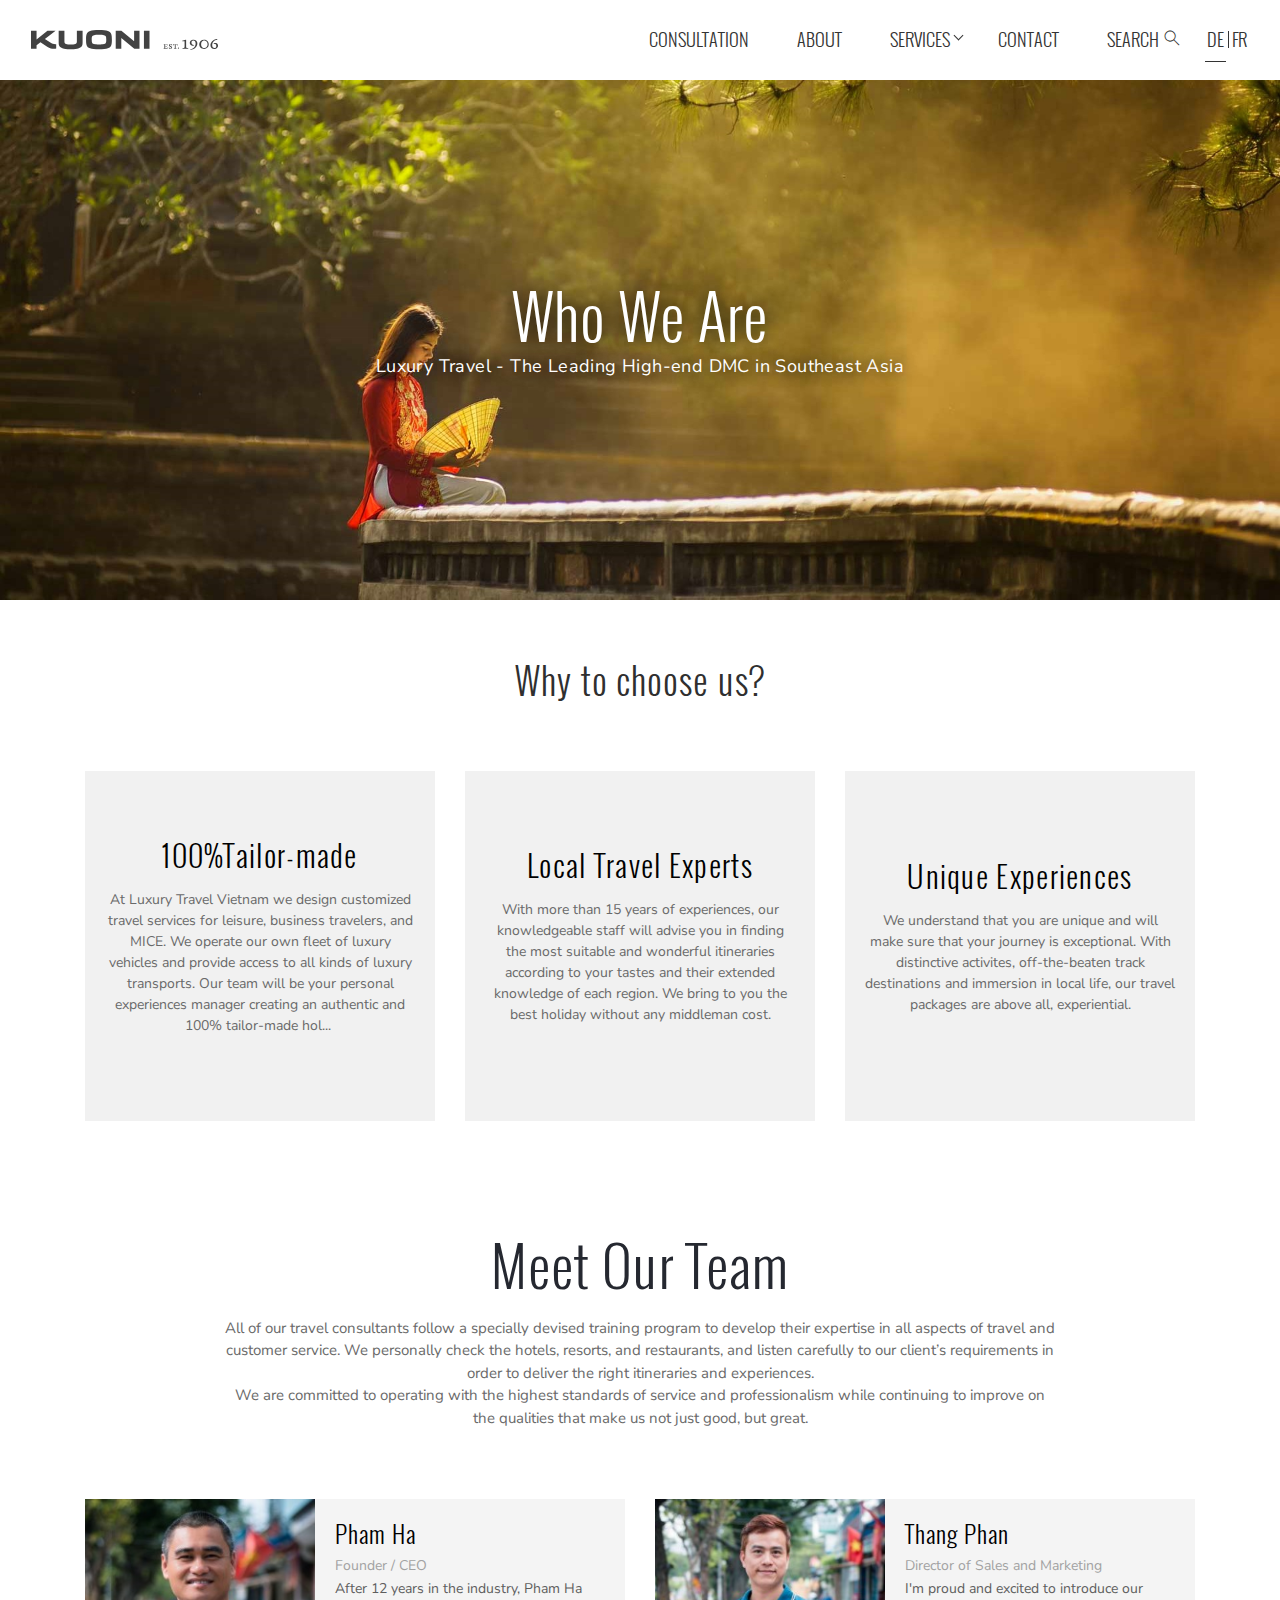
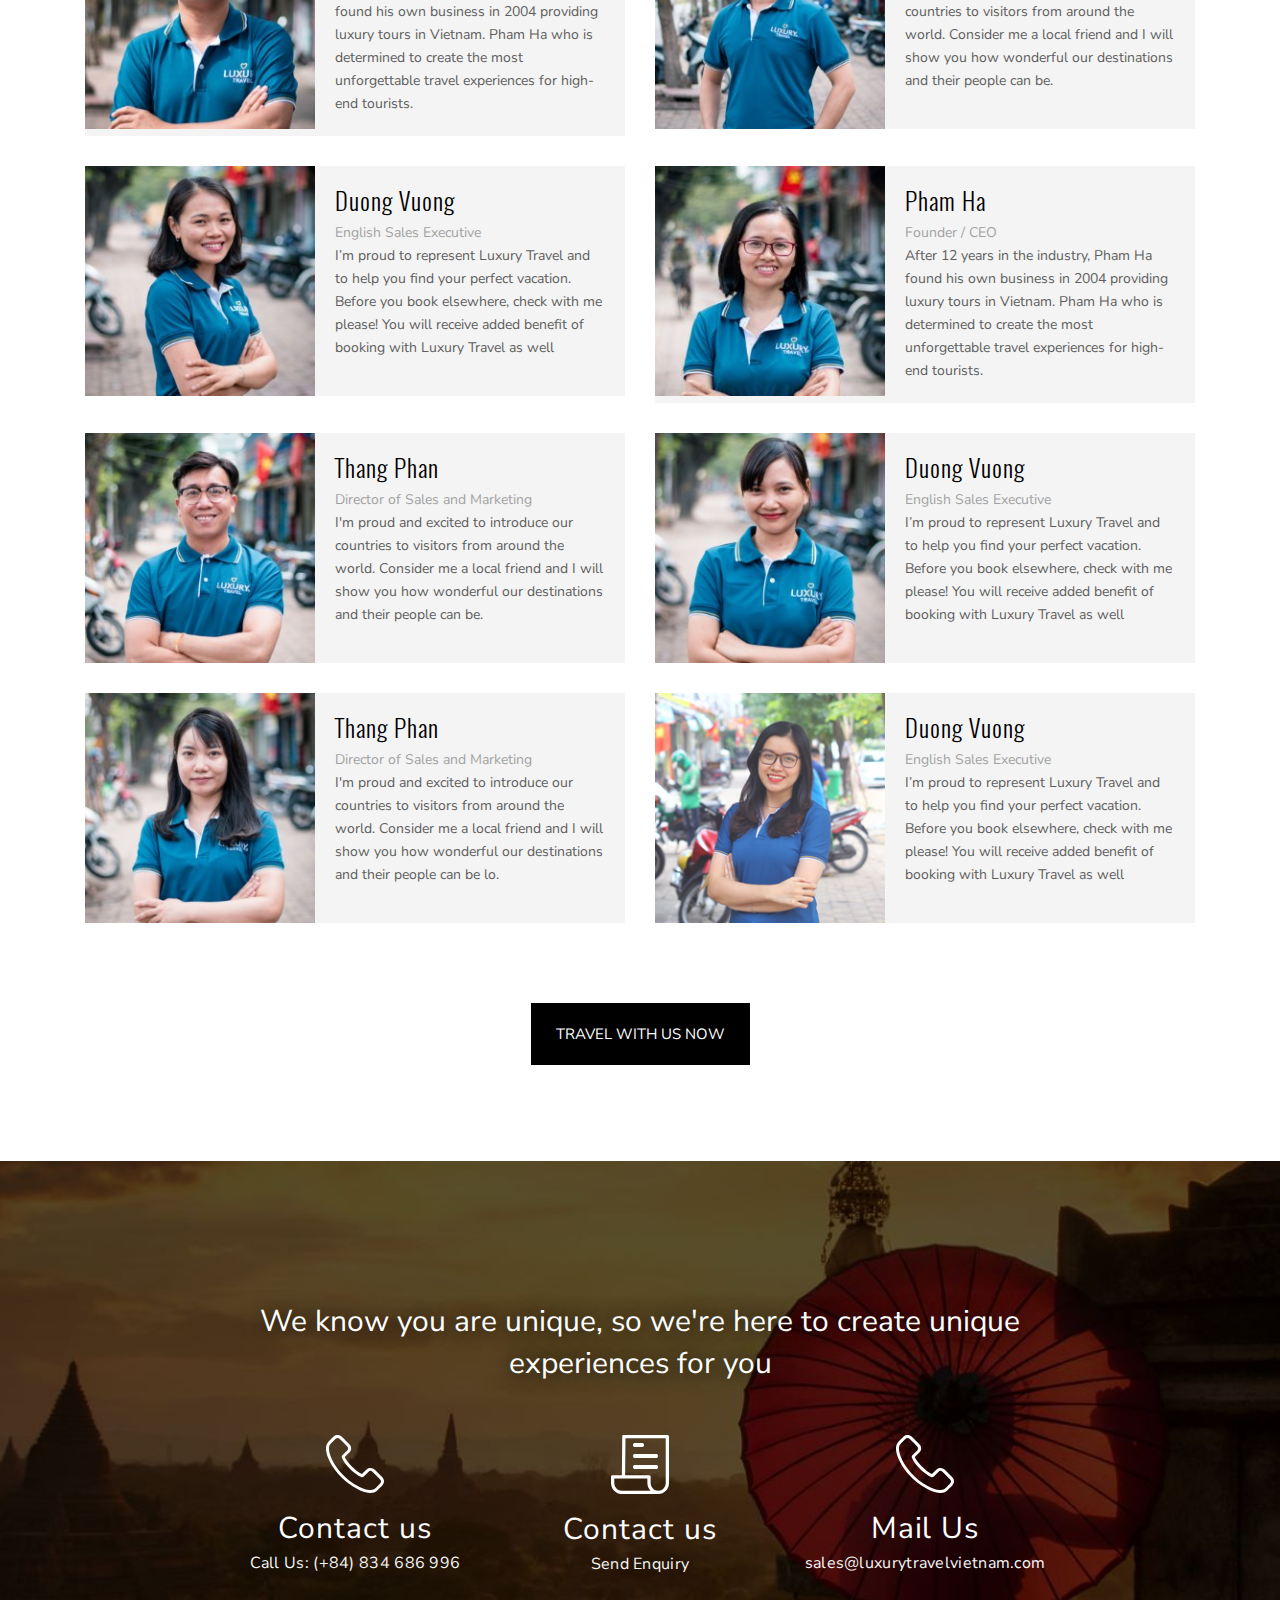
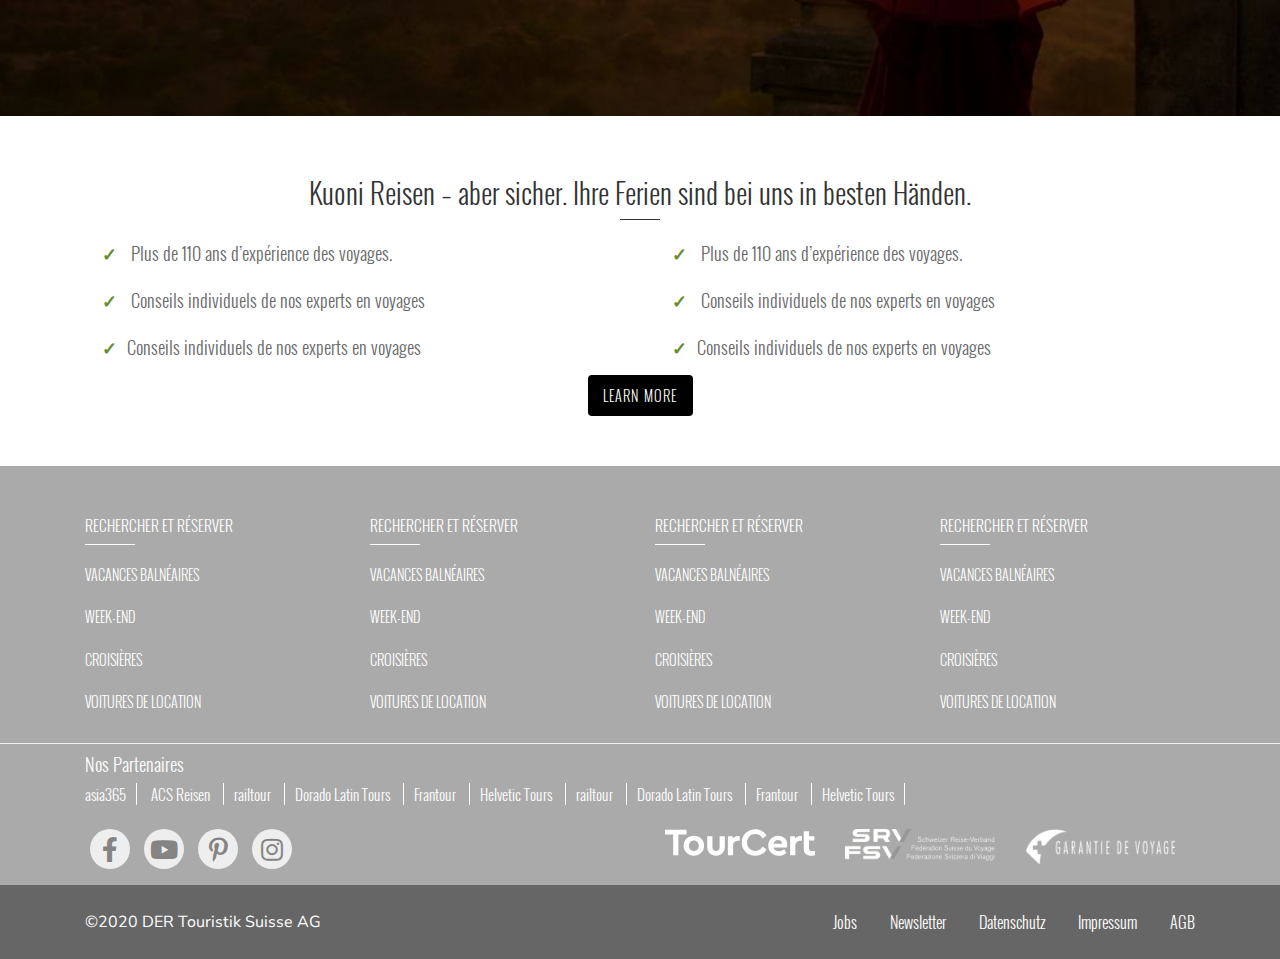
<file: about_us.html>
<html lang="">
  <head>
    <meta charset="utf-8">
    <meta http-equiv="X-UA-Compatible" content="IE=edge">
    <meta name="viewport" content="width=device-width, initial-scale=1">
    <title>About-us</title>

    <link rel="stylesheet" href="https://cdnjs.cloudflare.com/ajax/libs/twitter-bootstrap/4.3.1/css/bootstrap.min.css">
    <link rel="stylesheet" href="https://cdnjs.cloudflare.com/ajax/libs/font-awesome/5.11.2/css/all.min.css">
    <link rel="stylesheet" type="text/css" href="js/owl-carousel/owl.carousel.min.css">
    <link rel="stylesheet" type="text/css" href="js/owl-carousel/owl.theme.default.min.css">
    <link href="https://fonts.googleapis.com/css?family=Nunito+Sans&display=swap" rel="stylesheet">
    <link rel="stylesheet" type="text/css" href="css/fontfam.css">
    <link rel="stylesheet" type="text/css" href="css/style.css">
    <link rel="stylesheet" type="text/css" href="css/responsive/style_res.css">
    <link rel="stylesheet" type="text/css" href="css/tour.css">
    <link rel="stylesheet" type="text/css" href="css/responsive/tour_res.css">
    <link rel="stylesheet" type="text/css" href="css/about-us.css">
    <link rel="stylesheet" type="text/css" href="css/responsive/about-us.css">
    <style type="text/css">
        *{
            /*font-family: 'Nunito Sans', sans-serif;*/
        }
    </style>
  </head>
  <body>
    <header>
        <section class="wrapper_header menu">
            <nav class="navbar navbar-expand-lg static-top">
                <div class="container-fluid">
                    <a class="#" href="index.html">
                        <img src="img/img_lo/kuoni-logo.svg" alt="">
                    </a>
                    <button class="navbar-toggler" type="button" data-toggle="collapse" data-target="#navbarResponsive" aria-controls="navbarResponsive" aria-expanded="false" aria-label="Toggle navigation">
                        <span class="navbar-toggler-icon"></span>
                      </button>
                    <div class="collapse navbar-collapse" id="navbarResponsive">
                        <ul class="navbar-nav ml-auto">
                            <li class="nav-item active">
                                <a class="nav-link" href="#">CONSULTATION
                                  <span class="sr-only">(current)</span>
                                </a>
                            </li>
                            <li class="nav-item">
                                <a class="nav-link" href="about_us.html">About</a>
                            </li>
                            <li class="nav-item">
                                <a class="nav-link" href="#">Services <span class="icon_down"></span></a>
                                <ul class="menu_drop_down">
                                    <li><a href="" title="">Demo</a></li>
                                    <li><a href="" title="">Demo 1</a></li>
                                    <li><a href="" title="">Demo 2</a></li>
                                    <li><a href="" title="">Demo 3</a></li>
                                </ul>
                            </li>
                            <li class="nav-item">
                                <a class="nav-link" href="contact.html">Contact</a>
                            </li>
                            <li class="nav-item">
                                <a href="#" class="search-toggle nav-link" data-selector="#header-1">Search <i class="ki ki-search"></i></a>
                                <div class="searchheader">
                                    <div class="search-box wow fadeInDownp">
                                        <form action="" class="">
                                            <input type="text" class="text search-input" placeholder="Wonach suchen Sie?" />
                                            <span><button><i class="ki ki-search"></i></button></span>

                                        </form>

                                    </div>
                                </div>
                            </li>
                            <li class="nav-item langue">
                                <ul>
                                    <li><a href="" class="nav-link active" title="">de</a></li>
                                    <li><a href="" class="nav-link" title="">fr</a></li>
                                </ul>
                            </li>
                        </ul>
                    </div>
                </div>
            </nav>
        </section>
    </header>
    <section class="banner_main">
        <img src="img/img_lo/banner-1.jpg">
        <div class="title_banner_main">
            <h1>Who We Are</h1>
            <p>Luxury Travel - The Leading High-end DMC in Southeast Asia</p>
        </div>
    </section>
    <section class="choose_us">
      <div class="container">
        <h2 class="text-center">Why to choose us?</h2>
        <div class="row">
          <div class="col-lg-4">
            <div class="wrap_item">
              <img src="img/about-us/about-3.jpg" alt="">
              <div class="text-item">
                <div class="wrap_item">
                  <h3>100%Tailor-made</h3>
                  <p class="text-why">At Luxury Travel Vietnam we design customized travel services for leisure, business travelers, and MICE. We operate our own fleet of luxury vehicles and provide access to all kinds of luxury transports. Our team will be your personal experiences manager creating an authentic and 100% tailor-made holiday.</p>
                </div>
              </div>
            </div>
          </div>
          <div class="col-lg-4">
            <div class="wrap_item">
              <img src="img/about-us/about-3.jpg" alt="">
              <div class="text-item">
                <div class="wrap_item">
                  <h3>Local Travel Experts</h3>
                  <p class="text-why">With more than 15 years of experiences, our knowledgeable staff will advise you in finding the most suitable and wonderful itineraries according to your tastes and their extended knowledge of each region. We bring to you the best holiday without any middleman cost.</p>
                </div>
              </div>
            </div>
          </div>
          <div class="col-lg-4">
            <div class="wrap_item">
              <img src="img/about-us/about-3.jpg" alt="">
              <div class="text-item">
                <div class="wrap_item">
                  <h3>Unique Experiences</h3>
                  <p class="text-why">We understand that you are unique and will make sure that your journey is exceptional. With distinctive activites, off-the-beaten track destinations and immersion in local life, our travel packages are above all, experiential.</p>
                </div>
              </div>
            </div>
          </div>
          
        </div>
      </div>
    </section>
    <section class="meetOurTeam">
      <div class="container">
        <div class="title_meeet">
          <h2 class="text-center">Meet Our Team</h2>
          <p>All of our travel consultants follow a specially devised training program to develop their expertise in all aspects of travel and customer service. We personally check the hotels, resorts, and restaurants, and listen carefully to our client’s requirements in order to deliver the right itineraries and experiences. <br>
          We are committed to operating with the highest standards of service and professionalism while continuing to improve on the qualities that make us not just good, but great.</p>
        </div>
        <div class="row">
          <div class="col-lg-6">
            <div class="wrapper">
              <div class="img_auther">
                <img src="img/about-us/a1.jpg">
              </div>
              <div class="text_tieusu">
                <h3>Pham Ha</h3>
                <span class="position">Founder / CEO</span>
                <p>After 12 years in the industry, Pham Ha found his own business in 2004 providing luxury tours in Vietnam. Pham Ha who is determined to create the most unforgettable travel experiences for high-end tourists.</p>
              </div>
            </div>
          </div>
          <div class="col-lg-6">
            <div class="wrapper">
              <div class="img_auther">
                <img src="img/about-us/a2.jpg">
              </div>
              <div class="text_tieusu">
                <h3>Thang Phan</h3>
                <span class="position">Director of Sales and Marketing</span>
                <p>I'm proud and excited to introduce our countries to visitors from around the world. Consider me a local friend and I will show you how wonderful our destinations and their people can be.</p>
              </div>
            </div>
          </div>
          <div class="col-lg-6">
            <div class="wrapper">
              <div class="img_auther">
                <img src="img/about-us/a3.jpg">
              </div>
              <div class="text_tieusu">
                <h3>Duong Vuong</h3>
                <span class="position">English Sales Executive</span>
                <p>I’m proud to represent Luxury Travel and to help you find your perfect vacation. Before you book elsewhere, check with me please! You will receive added benefit of booking with Luxury Travel as well</p>
              </div>
            </div>
          </div>
           <div class="col-lg-6">
            <div class="wrapper">
              <div class="img_auther">
                <img src="img/about-us/a4.jpg">
              </div>
              <div class="text_tieusu">
                <h3>Pham Ha</h3>
                <span class="position">Founder / CEO</span>
                <p>After 12 years in the industry, Pham Ha found his own business in 2004 providing luxury tours in Vietnam. Pham Ha who is determined to create the most unforgettable travel experiences for high-end tourists.</p>
              </div>
            </div>
          </div>
          <div class="col-lg-6">
            <div class="wrapper">
              <div class="img_auther">
                <img src="img/about-us/a5.jpg">
              </div>
              <div class="text_tieusu">
                <h3>Thang Phan</h3>
                <span class="position">Director of Sales and Marketing</span>
                <p>I'm proud and excited to introduce our countries to visitors from around the world. Consider me a local friend and I will show you how wonderful our destinations and their people can be.</p>
              </div>
            </div>
          </div>
          <div class="col-lg-6">
            <div class="wrapper">
              <div class="img_auther">
                <img src="img/about-us/a6.jpg">
              </div>
              <div class="text_tieusu">
                <h3>Duong Vuong</h3>
                <span class="position">English Sales Executive</span>
                <p>I’m proud to represent Luxury Travel and to help you find your perfect vacation. Before you book elsewhere, check with me please! You will receive added benefit of booking with Luxury Travel as well</p>
              </div>
            </div>
          </div>
          <div class="col-lg-6">
            <div class="wrapper">
              <div class="img_auther">
                <img src="img/about-us/7.jpg">
              </div>
              <div class="text_tieusu">
                <h3>Thang Phan</h3>
                <span class="position">Director of Sales and Marketing</span>
                <p>I'm proud and excited to introduce our countries to visitors from around the world. Consider me a local friend and I will show you how wonderful our destinations and their people can be lo.</p>
              </div>
            </div>
          </div>
          <div class="col-lg-6">
            <div class="wrapper">
              <div class="img_auther">
                <img src="img/about-us/a8.jpg">
              </div>
              <div class="text_tieusu">
                <h3>Duong Vuong</h3>
                <span class="position">English Sales Executive</span>
                <p>I’m proud to represent Luxury Travel and to help you find your perfect vacation. Before you book elsewhere, check with me please! You will receive added benefit of booking with Luxury Travel as well</p>
              </div>
            </div>
          </div>
          
        </div>
      </div>
      <p class="text-center">
        <a class="travel_uss" href="" title="">Travel With Us Now</a>
      </p>
    </section>
    <section class="banner_us">
      <div class="wrap_baner_us">
        <div class="container">
          <div class="title">
            We know you are unique, so we're here to create unique experiences for you
          </div>
          <div class="wrap_list_us">
            <div class="row">
              <div class="col-lg-9 margin_auto">
                <div class="row">
                  <div class="col-md-4">
                    <img src="img/tour/icon-1.png">
                    <p>Contact us</p>
                    <span class="lik">Call Us: <a href="" title="">(+84) 834 686 996</a></span>
                  </div>
                  <div class="col-md-4">
                    <img src="img/tour/icon-2.png">
                    <p>Contact us</p>
                    <span class="lik"><a href="" title="">Send Enquiry</a></span>
                  </div>
                  <div class="col-md-4">
                    <img src="img/tour/icon-1.png">
                    <p>Mail Us</p>
                    <span class="lik"><a href="" title="">sales@luxurytravelvietnam.com</a></span>
                  </div>
                  
                </div>
              </div>
            </div>
          </div>
        </div>
      </div>
    </section>  
    <footer id="footer">
        <section id="usp-container">
            <div class="usp-container">
                <div class="container">
                    <div class="row justify-content-center">
                        <div class="col-lg-10 col-xs-10 col-12">
                            <div class="about">
                                <div class="tt">
                                    <h2 class="text-center">
                                        Kuoni Reisen – aber sicher. Ihre Ferien sind bei uns in besten Händen.
                                    </h2>

                                </div>
                            </div>
                        </div>
                        <div class="col-lg-12 list-voygaes">
                            <div class="row justify-content-center">
                                <div class="col-lg-6">
                                    <ul>
                                        <li>
                                            Plus de 110 ans d’expérience des voyages.
                                        </li>
                                        <li>
                                            Conseils individuels de nos experts en voyages
                                        </li>
                                        <li>Conseils individuels de nos experts en voyages</li>
                                    </ul>
                                </div>
                                <div class="col-lg-6">
                                    <ul>
                                        <li>
                                            Plus de 110 ans d’expérience des voyages.
                                        </li>
                                        <li>
                                            Conseils individuels de nos experts en voyages
                                        </li>
                                        <li>Conseils individuels de nos experts en voyages</li>
                                    </ul>
                                </div>
                                <div class="tourlestype">
                                    <a href="" title="">Learn more</a>
                                </div>
                            </div>

                        </div>
                    </div>
                </div>
            </div>
        </section>
        <div class="footernav">
            <div class="container">
                <div class="row">
                    <div class="col-lg-3 col-md-6">
                        <h3 class="tt-footer">
                            <a href="#">
                            Rechercher et Réserver
                           </a>
                        </h3>
                        <ul>
                            <li class="list-footer">
                                <a href="#">
                                    Vacances balnéaires
                                </a>
                            </li>
                            <li class="list-footer">
                                <a href="#">
                                    Week-End
                                </a>
                            </li>
                            <li class="list-footer">
                                <a href="#">
                                    Croisières
                                </a>
                            </li>
                            <li class="list-footer">
                                <a href="#">
                                    Voitures de location
                                </a>
                            </li>
                        </ul>
                    </div>
                    <div class="col-lg-3 col-md-6">
                        <h3 class="tt-footer">
                            <a href="#">
                            Rechercher et Réserver
                           </a>
                        </h3>
                        <ul>
                            <li class="list-footer">
                                <a href="#">
                                    Vacances balnéaires
                                </a>
                            </li>
                            <li class="list-footer">
                                <a href="#">
                                    Week-End
                                </a>
                            </li>
                            <li class="list-footer">
                                <a href="#">
                                    Croisières
                                </a>
                            </li>
                            <li class="list-footer">
                                <a href="#">
                                    Voitures de location
                                </a>
                            </li>
                        </ul>
                    </div>
                    <div class="col-lg-3 col-md-6">
                        <h3 class="tt-footer">
                            <a href="#">
                            Rechercher et Réserver
                           </a>
                        </h3>
                        <ul>
                            <li class="list-footer">
                                <a href="#">
                                    Vacances balnéaires
                                </a>
                            </li>
                            <li class="list-footer">
                                <a href="#">
                                    Week-End
                                </a>
                            </li>
                            <li class="list-footer">
                                <a href="#">
                                    Croisières
                                </a>
                            </li>
                            <li class="list-footer">
                                <a href="#">
                                    Voitures de location
                                </a>
                            </li>
                        </ul>
                    </div>
                    <div class="col-lg-3 col-md-6">
                        <h3 class="tt-footer">
                            <a href="#">
                            Rechercher et Réserver
                           </a>
                        </h3>
                        <ul>
                            <li class="list-footer">
                                <a href="#">
                                    Vacances balnéaires
                                </a>
                            </li>
                            <li class="list-footer">
                                <a href="#">
                                    Week-End
                                </a>
                            </li>
                            <li class="list-footer">
                                <a href="#">
                                    Croisières
                                </a>
                            </li>
                            <li class="list-footer">
                                <a href="#">
                                    Voitures de location
                                </a>
                            </li>
                        </ul>
                    </div>
                </div>
            </div>
        </div>
        <div class="footerend">
            <div class="container">
                <div class="row">
                    <div class="col-12">
                        <div class="wrap_for">
                            <h2 class="partner-header">
                                Nos Partenaires
                            </h2>
                            <a class="linkfooterend link_first" href="#">asia365</a>
                            <a class="linkfooterend" href="#">ACS Reisen </a>
                            <a class="linkfooterend" href="#">railtour </a>
                            <a class="linkfooterend" href="#">Dorado Latin Tours </a>
                            <a class="linkfooterend" href="#">Frantour </a>
                            <a class="linkfooterend" href="#">Helvetic Tours </a>
                            <a class="linkfooterend" href="#">railtour </a>
                            <a class="linkfooterend" href="#">Dorado Latin Tours </a>
                            <a class="linkfooterend" href="#">Frantour </a>
                            <a class="linkfooterend" href="#">Helvetic Tours </a>
                        </div>
                    </div>
                    <div class="col-lg-6 col-md-12">
                        <div class="icon-footer">
                            <a href="#"><i class="fab fa-facebook-f" style="padding-left: ;"></i></a>
                            <a href="#"> <i class="fab fa-youtube"></i></a>
                            <a href="#"> <i class="fab fa-pinterest-p"></i></a>
                            <a href="#"><i class="fab fa-instagram"></i></a>
                        </div>
                    </div>
                    <div class="col-lg-6 col-md-12 svg_img">
                        <a class="img-footer" href="#"><img src="img/img_lo/tourcert.svg" alt=""></a>
                        <a class="img-footer" href="#"><img src="img/img_lo/srv.png" alt=""></a>
                        <a class="img-footer" href="#"><img src="img/img_lo/logo-reisegarantie-fr.png" alt=""></a>
                    </div>
                </div>
            </div>
        </div>
        <section class="footer_last">
            <div class="container">
                <p class="copy_right">
                    <span>&copy;2020</span> <a href="" title="">DER Touristik Suisse AG</a>
                </p>
                <ul>
                    <li><a href="" title="" title="">Jobs</a></li>
                    <li><a href="" title="" title="">Newsletter</a></li>
                    <li><a href="" title="" title="">Datenschutz</a></li>
                    <li><a href="" title="" title="">Impressum</a></li>
                    <li><a href="" title="" title="">AGB</a></li>
                </ul>
            </div>
        </section>
    </footer>












    <script src="https://ajax.googleapis.com/ajax/libs/jquery/3.4.1/jquery.min.js"></script>
    <script src="https://cdnjs.cloudflare.com/ajax/libs/twitter-bootstrap/4.3.1/js/bootstrap.min.js"></script>
    <script type="text/javascript" src="js/owl-carousel/owl.carousel.min.js"></script>
    <script type="text/javascript" src="js/effect.js"></script>
    <script type="text/javascript" src="js/slide.js"></script>
    <script type="text/javascript">
    </script>
  </body>
</html>
</file>
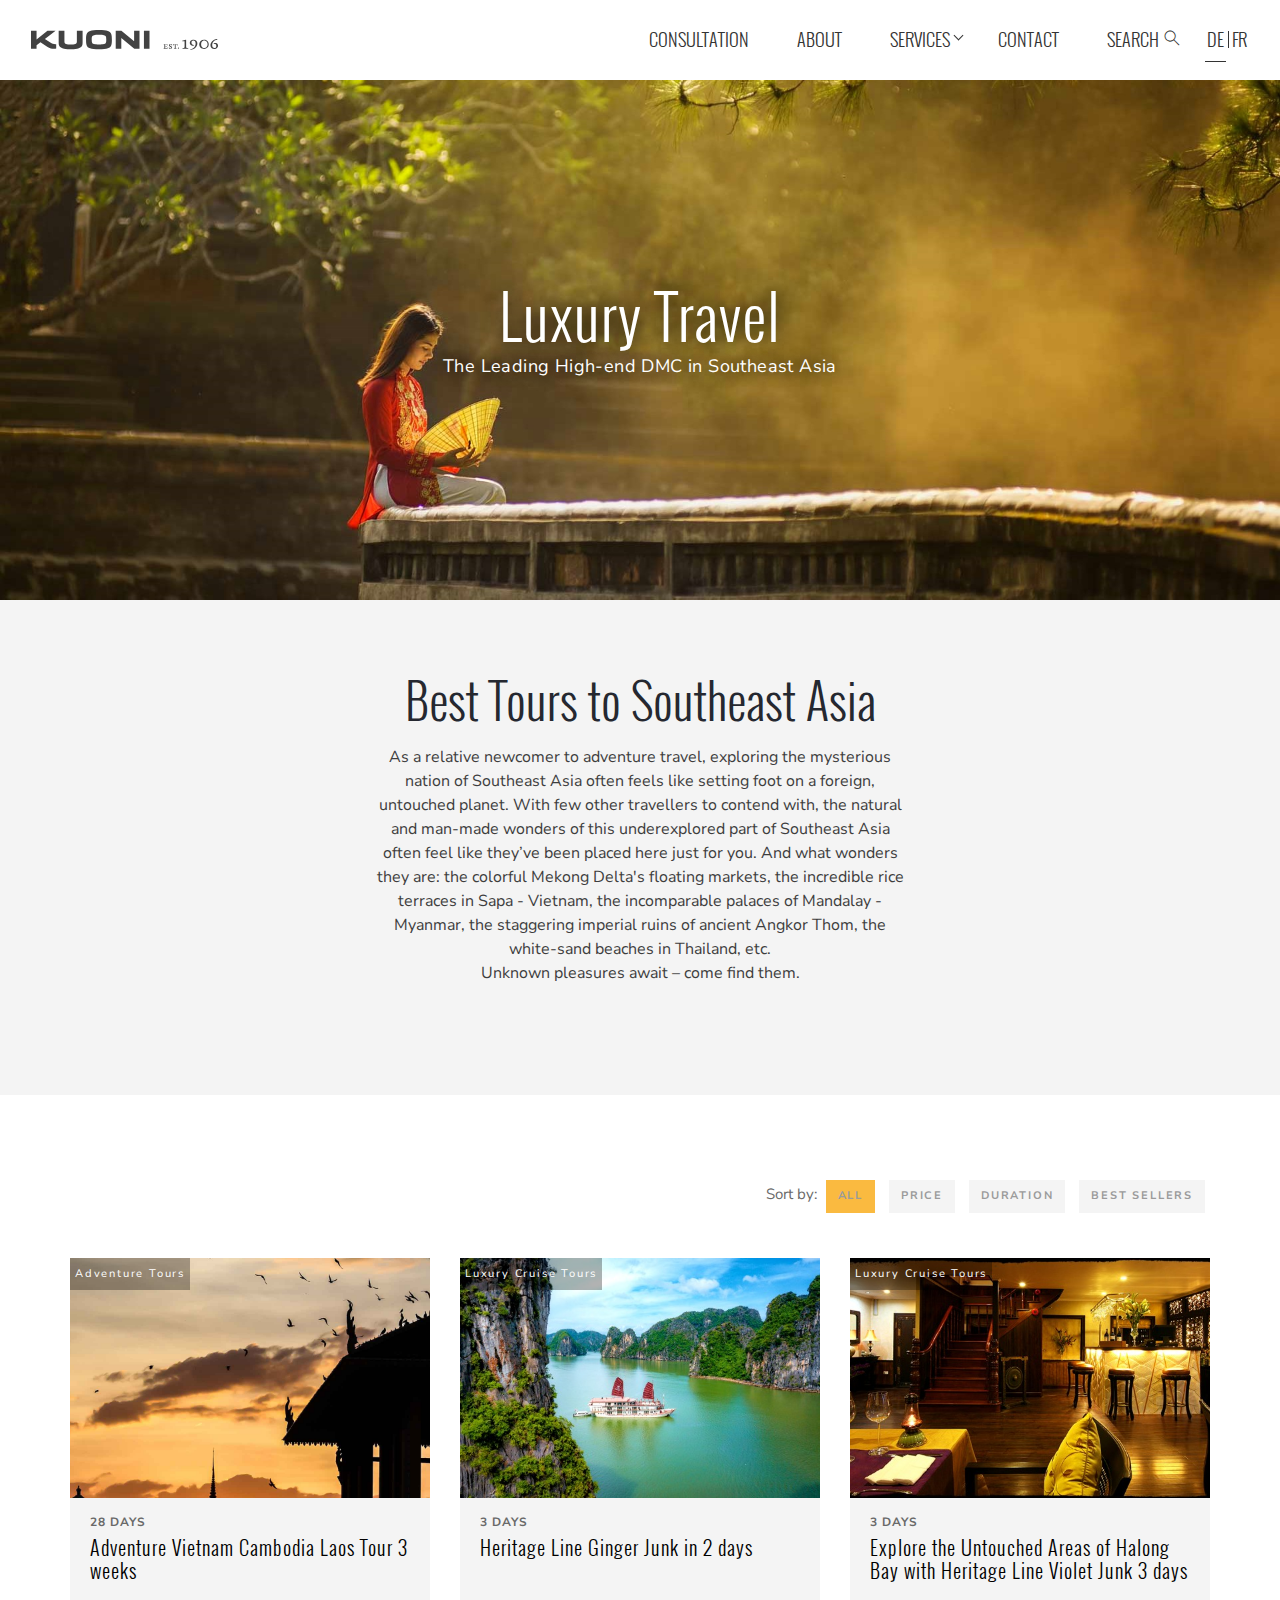
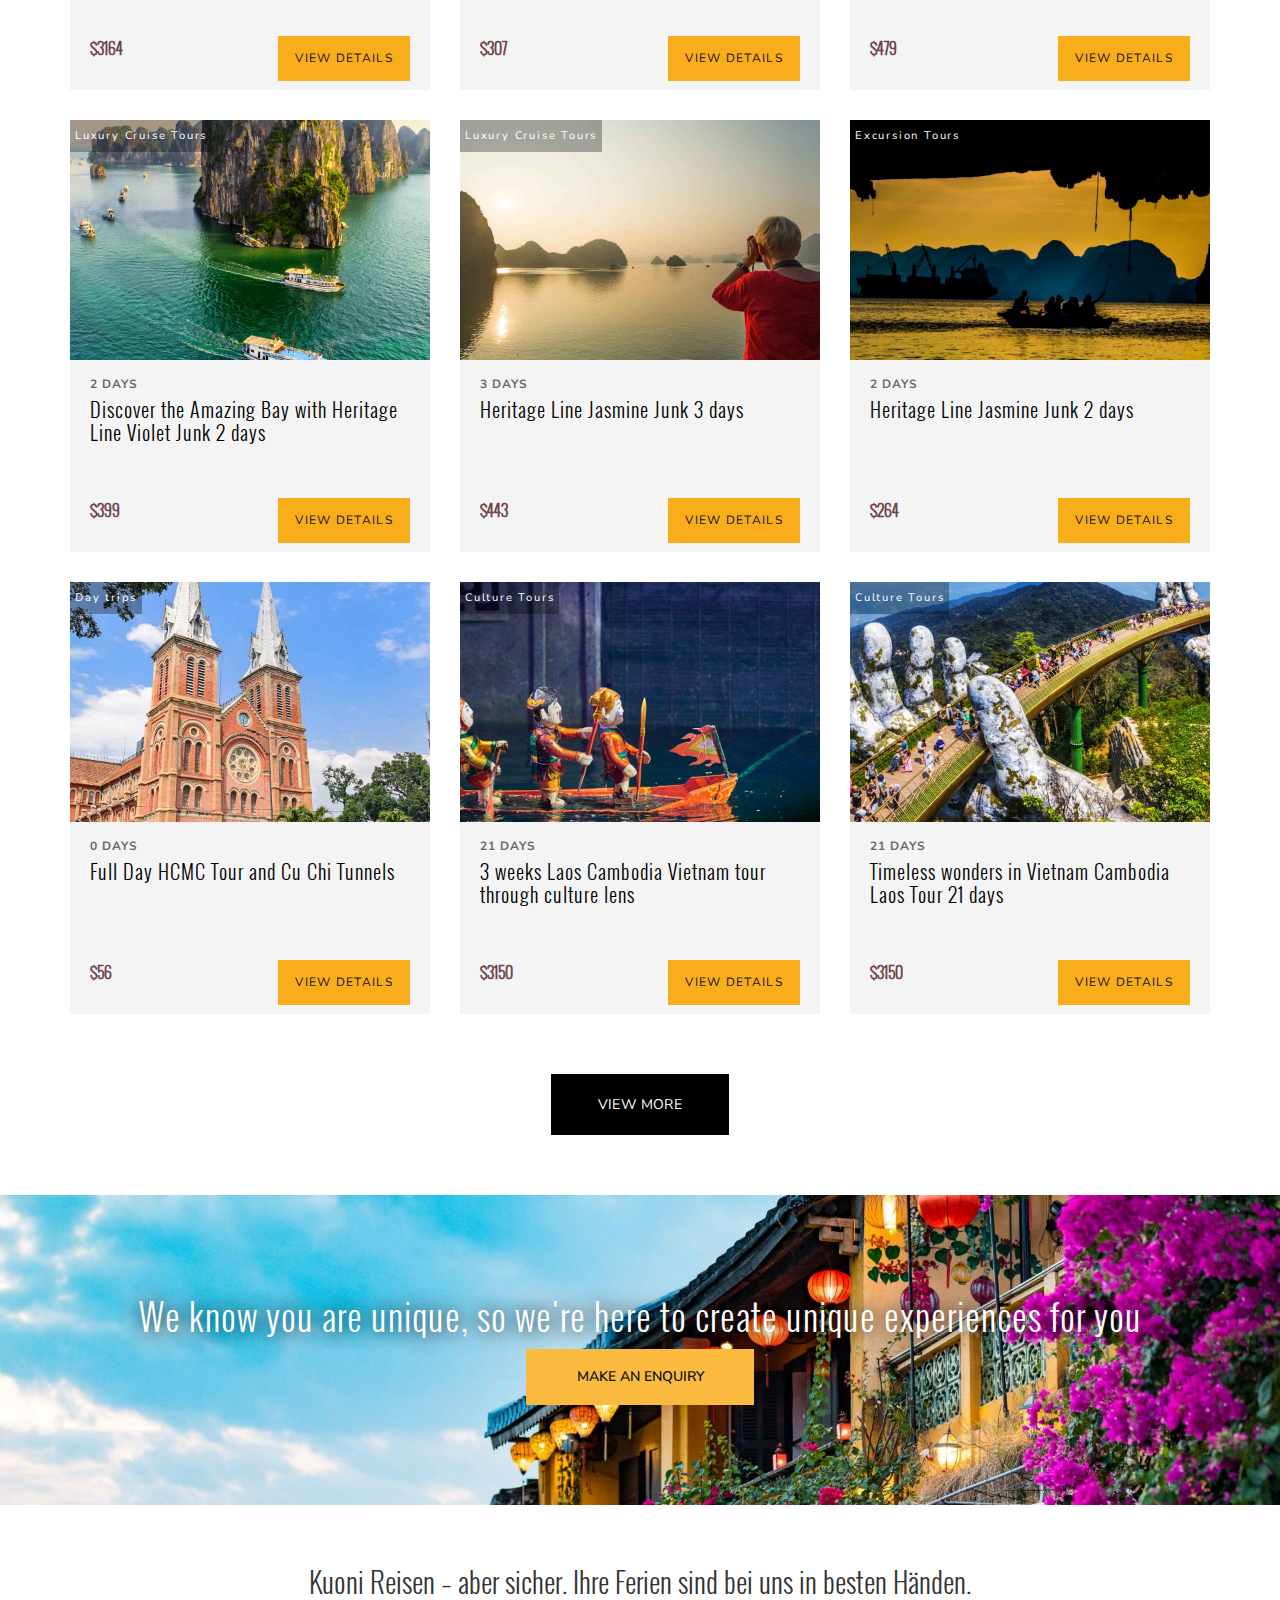
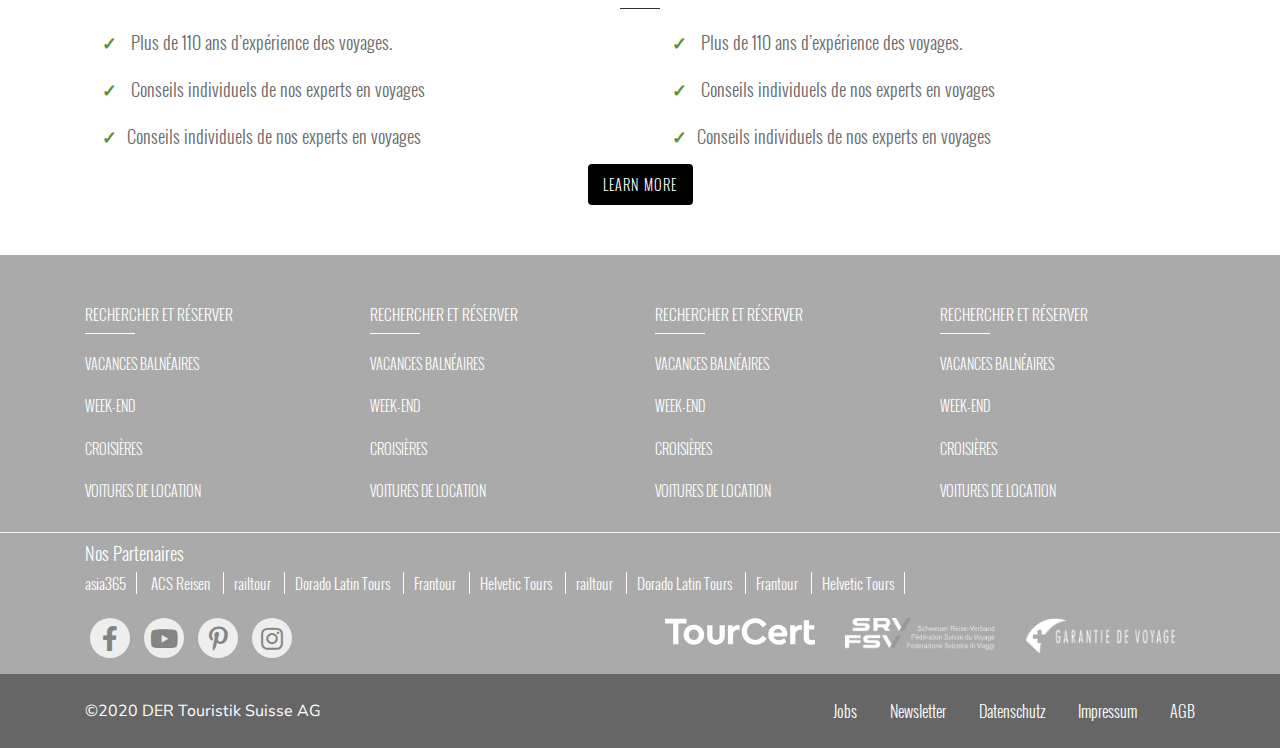
<file: actives.html>
<html lang="">
  <head>
    <meta charset="utf-8">
    <meta http-equiv="X-UA-Compatible" content="IE=edge">
    <meta name="viewport" content="width=device-width, initial-scale=1">
    <title>Lux-actives</title>

    <link rel="stylesheet" href="https://cdnjs.cloudflare.com/ajax/libs/twitter-bootstrap/4.3.1/css/bootstrap.min.css">
    <link rel="stylesheet" href="https://cdnjs.cloudflare.com/ajax/libs/font-awesome/5.11.2/css/all.min.css">
    <link rel="stylesheet" type="text/css" href="js/owl-carousel/owl.carousel.min.css">
    <link rel="stylesheet" type="text/css" href="js/owl-carousel/owl.theme.default.min.css">
    <link href="https://fonts.googleapis.com/css?family=Nunito+Sans&display=swap" rel="stylesheet">
    <link rel="stylesheet" type="text/css" href="css/fontfam.css">
    <link rel="stylesheet" type="text/css" href="css/style.css">
    <link rel="stylesheet" type="text/css" href="css/responsive/style_res.css">
  </head>
  <body>
    <header>
        <section class="wrapper_header menu">
            <nav class="navbar navbar-expand-lg static-top">
                <div class="container-fluid">
                    <a class="#" href="index.html">
                        <img src="img/img_lo/kuoni-logo.svg" alt="">
                    </a>
                    <button class="navbar-toggler" type="button" data-toggle="collapse" data-target="#navbarResponsive" aria-controls="navbarResponsive" aria-expanded="false" aria-label="Toggle navigation">
                        <span class="navbar-toggler-icon"></span>
                      </button>
                    <div class="collapse navbar-collapse" id="navbarResponsive">
                        <ul class="navbar-nav ml-auto">
                          <li class="mobile_show">
                            <div class="search-box">
                              <form action="" class="">
                                  <input type="text" class="text search-input" placeholder="Wonach suchen Sie?" />
                                  <span><button><i class="ki ki-search"></i></button></span>
                              </form>
                          </div>
                          </li>
                            <li class="nav-item active">
                                <a class="nav-link" href="#">CONSULTATION
                                  <span class="sr-only">(current)</span>
                                </a>
                            </li>
                            <li class="nav-item">
                                <a class="nav-link" href="about_us.html">About</a>
                            </li>
                            <li class="nav-item">
                                <a class="nav-link" href="#">Services <span class="icon_down"></span></a>
                                <ul class="menu_drop_down">
                                    <li><a href="" title="">Demo</a></li>
                                    <li><a href="" title="">Demo 1</a></li>
                                    <li><a href="" title="">Demo 2</a></li>
                                    <li><a href="" title="">Demo 3</a></li>
                                </ul>
                            </li>
                            <li class="nav-item">
                                <a class="nav-link" href="contact.html">Contact</a>
                            </li>
                            <li class="nav-item">
                                <a href="#" class="search-toggle nav-link" data-selector="#header-1">Search <i class="ki ki-search"></i></a>
                                <div class="searchheader">
                                    <div class="search-box">
                                        <form action="" class="">
                                            <input type="text" class="text search-input" placeholder="Wonach suchen Sie?" />
                                            <span><button><i class="ki ki-search"></i></button></span>
                                        </form>
                                    </div>
                                </div>
                            </li>
                            <li class="nav-item langue">
                                <ul>
                                    <li><a href="" class="nav-link active" title="">de</a></li>
                                    <li><a href="" class="nav-link" title="">fr</a></li>
                                </ul>
                            </li>
                        </ul>
                    </div>
                </div>
            </nav>
        </section>
    </header>
    <section class="banner_main">
        <img src="img/img_lo/banner-1.jpg">
        <div class="title_banner_main">
            <h1>Luxury Travel</h1>
            <p>The Leading High-end DMC in Southeast Asia</p>
        </div>
    </section>
    <section class="exploreOur actives">
        <div class="container">
            <div class="rapper_explo">
                <div class="row">
                    <div class="col-lg-6" style="margin:auto">
                       <div class="raper_left">
                           <h2>Best Tours to Southeast Asia</h2>
                           <div class="content_rap">
                           <p>As a relative newcomer to adventure travel, exploring the mysterious nation of Southeast Asia often feels like setting foot on a foreign, untouched planet. With few other travellers to contend with, the natural and man-made wonders of this underexplored part of Southeast Asia often feel like they’ve been placed here just for you. And what wonders they are: the colorful Mekong Delta's floating markets, the incredible rice terraces in Sapa - Vietnam, the incomparable palaces of Mandalay - Myanmar, the staggering imperial ruins of ancient Angkor Thom, the white-sand beaches in Thailand, etc. <br> Unknown pleasures await – come find them.</p>
                           </div>
                       </div>
                    </div>
                </div>
            </div>
        </div>
    </section>
    <section class="our_lux actives_ourlux">
        <div class="container">
            <div class="row">
                <div class="our_Sort">
                  <div>
                    <span>Sort by:</span>
                    <ul>
                      <li class="active"><a href="" title="">all</a></li>
                      <li><a href="" title="">price</a></li>
                      <li><a href="" title="">duration</a></li>
                      <li><a href="" title="">Best Sellers</a></li>
                    </ul>
                  </div>
                </div>
                <div class="wrap_our_lux">
                    <div class="row">
                        <div class="col-lg-4 col-md-6">
                            <div class="item_our">
                                <div class="img">
                                   <a href="" title="">
                                       <img src="img/our_lux/o1.jpg" alt="">
                                       <span>Adventure Tours</span>
                                   </a>
                               </div>
                               <div class="content_our">
                                   <p><span>28 days</span></p>
                                   <h3><a href="" title="">Adventure Vietnam Cambodia Laos Tour 3 weeks</a></h3>
                                   <div class="shop_cart">
                                       <div class="price">
                                           <span>$3164</span>
                                       </div>
                                       <a href="" title="">view details</a>
                                   </div>
                               </div> 
                            </div>
                        </div>
                        <div class="col-lg-4 col-md-6">
                            <div class="item_our"> 
                                <div class="img">
                                   <a href="" title="">
                                       <img src="img/our_lux/o2.jpg" alt="">
                                       <span>Luxury Cruise Tours</span>
                                   </a>
                                </div>
                                <div class="content_our">
                                   <p><span>3 DAYS</span></p>
                                   <h3><a href="" title="">Heritage Line Ginger Junk in 2 days</a></h3>
                                   <div class="shop_cart">
                                       <div class="price">
                                           <span>$307</span>
                                       </div>
                                       <a href="" title="">view details</a>
                                   </div>
                                </div>
                            </div>
                        </div>
                        <div class="col-lg-4 col-md-6">
                            <div class="item_our">
                                <div class="img">
                                   <a href="" title="">
                                       <img src="img/our_lux/o3.jpg" alt="">
                                       <span>Luxury Cruise Tours</span>
                                   </a>
                                </div>
                                <div class="content_our">
                                   <p><span>3 days</span></p>
                                   <h3><a href="" title="">Explore the Untouched Areas of Halong Bay with Heritage Line Violet Junk 3 days</a></h3>
                                   <div class="shop_cart">
                                       <div class="price">
                                           <span>$479</span>
                                       </div>
                                       <a href="" title="">view details</a>
                                   </div>
                                </div>
                            </div>
                        </div>
                        <div class="col-lg-4 col-md-6">
                            <div class="item_our">
                                <div class="img">
                                   <a href="" title="">
                                       <img src="img/our_lux/o4.jpg" alt="">
                                       <span>Luxury Cruise Tours</span>
                                   </a>
                                </div>
                                <div class="content_our">
                                   <p><span>2 days</span></p>
                                   <h3><a href="" title="">Discover the Amazing Bay with Heritage Line Violet Junk 2 days</a></h3>
                                   <div class="shop_cart">
                                       <div class="price">
                                           <span>$399</span>
                                       </div>
                                       <a href="" title="">view details</a>
                                   </div>
                                </div>
                            </div>
                        </div>
                        <div class="col-lg-4 col-md-6">
                            <div class="item_our">
                                <div class="img">
                                   <a href="" title="">
                                       <img src="img/our_lux/o5.jpg" alt="">
                                       <span>Luxury Cruise Tours</span>
                                   </a>
                                </div>
                                <div class="content_our">
                                   <p><span>3 days</span></p>
                                   <h3><a href="" title="">Heritage Line Jasmine Junk 3 days</a></h3>
                                   <div class="shop_cart">
                                       <div class="price">
                                           <span>$443</span>
                                       </div>
                                       <a href="" title="">view details</a>
                                   </div>
                                </div>
                            </div>
                        </div>
                        <div class="col-lg-4 col-md-6">
                            <div class="item_our">
                                <div class="img">
                                   <a href="" title="">
                                       <img src="img/our_lux/o6.jpg" alt="">
                                       <span>Excursion Tours</span>
                                   </a>
                                </div>
                                <div class="content_our">
                                   <p><span>2 days</span></p>
                                   <h3><a href="" title="">Heritage Line Jasmine Junk 2 days</a></h3>
                                   <div class="shop_cart">
                                       <div class="price">
                                           <span>$264</span>
                                       </div>
                                       <a href="" title="">view details</a>
                                   </div>
                                </div>
                            </div>
                        </div>
                        <div class="col-lg-4 col-md-6">
                            <div class="item_our">
                                <div class="img">
                                   <a href="" title="">
                                       <img src="img/our_lux/o7.jpg" alt="">
                                       <span>Day trips</span>
                                   </a>
                                </div>
                                <div class="content_our">
                                   <p><span>0 days</span></p>
                                   <h3><a href="" title="">Full Day HCMC Tour and Cu Chi Tunnels</a></h3>
                                   <div class="shop_cart">
                                       <div class="price">
                                           <span>$56</span>
                                       </div>
                                       <a href="" title="">view details</a>
                                   </div>
                                </div>
                            </div>
                        </div>
                        <div class="col-lg-4 col-md-6">
                            <div class="item_our">
                                <div class="img">
                                   <a href="" title="">
                                       <img src="img/our_lux/o8.jpg" alt="">
                                       <span>Culture Tours</span>
                                   </a>
                                </div>
                                <div class="content_our">
                                   <p><span>21 days</span></p>
                                   <h3><a href="" title="">3 weeks Laos Cambodia Vietnam tour through culture lens</a></h3>
                                   <div class="shop_cart">
                                       <div class="price">
                                           <span>$3150</span>
                                       </div>
                                       <a href="" title="">view details</a>
                                   </div>
                                </div>
                            </div>
                        </div>
                        <div class="col-lg-4 col-md-6">
                            <div class="item_our">
                                <div class="img">
                                   <a href="" title="">
                                       <img src="img/our_lux/o9.jpg" alt="">
                                       <span>Culture Tours</span>
                                   </a>
                                </div>
                                <div class="content_our">
                                   <p><span>21 days</span></p>
                                   <h3><a href="" title="">Timeless wonders in Vietnam Cambodia Laos Tour 21 days</a></h3>
                                   <div class="shop_cart">
                                       <div class="price">
                                           <span>$3150</span>
                                       </div>
                                       <a href="" title="">view details</a>
                                   </div>
                                </div>
                            </div>
                        </div>    
                    </div>
                </div>
                <span class="view_more"><a href="" title="">View More</a></span>
            </div>
        </div>
    </section> 
    <section class="banner_footer">
        <div class="container">
            <h3>We know you are unique, so we're here to create unique experiences for you</h3>
            <a href="" title="">Make An Enquiry</a>
        </div>
    </section>
    <footer id="footer">
        <section id="usp-container">
            <div class="usp-container">
                <div class="container">
                    <div class="row justify-content-center">
                        <div class="col-lg-10 col-xs-10 col-12">
                            <div class="about">
                                <div class="tt">
                                    <h2 class="text-center">
                                        Kuoni Reisen – aber sicher. Ihre Ferien sind bei uns in besten Händen.
                                    </h2>

                                </div>
                            </div>
                        </div>
                        <div class="col-lg-12 list-voygaes">
                            <div class="row justify-content-center">
                                <div class="col-lg-6">
                                    <ul>
                                        <li>
                                            Plus de 110 ans d’expérience des voyages.
                                        </li>
                                        <li>
                                            Conseils individuels de nos experts en voyages
                                        </li>
                                        <li>Conseils individuels de nos experts en voyages</li>
                                    </ul>
                                </div>
                                <div class="col-lg-6">
                                    <ul>
                                        <li>
                                            Plus de 110 ans d’expérience des voyages.
                                        </li>
                                        <li>
                                            Conseils individuels de nos experts en voyages
                                        </li>
                                        <li>Conseils individuels de nos experts en voyages</li>
                                    </ul>
                                </div>
                                <div class="tourlestype">
                                    <a href="" title="">Learn more</a>
                                </div>
                            </div>

                        </div>
                    </div>
                </div>
            </div>
        </section>
        <div class="footernav">
            <div class="container">
                <div class="row">
                    <div class="col-lg-3 col-md-6">
                        <h3 class="tt-footer">
                            <a href="#">
                            Rechercher et Réserver
                           </a>
                        </h3>
                        <ul>
                            <li class="list-footer">
                                <a href="#">
                                    Vacances balnéaires
                                </a>
                            </li>
                            <li class="list-footer">
                                <a href="#">
                                    Week-End
                                </a>
                            </li>
                            <li class="list-footer">
                                <a href="#">
                                    Croisières
                                </a>
                            </li>
                            <li class="list-footer">
                                <a href="#">
                                    Voitures de location
                                </a>
                            </li>
                        </ul>
                    </div>
                    <div class="col-lg-3 col-md-6">
                        <h3 class="tt-footer">
                            <a href="#">
                            Rechercher et Réserver
                           </a>
                        </h3>
                        <ul>
                            <li class="list-footer">
                                <a href="#">
                                    Vacances balnéaires
                                </a>
                            </li>
                            <li class="list-footer">
                                <a href="#">
                                    Week-End
                                </a>
                            </li>
                            <li class="list-footer">
                                <a href="#">
                                    Croisières
                                </a>
                            </li>
                            <li class="list-footer">
                                <a href="#">
                                    Voitures de location
                                </a>
                            </li>
                        </ul>
                    </div>
                    <div class="col-lg-3 col-md-6">
                        <h3 class="tt-footer">
                            <a href="#">
                            Rechercher et Réserver
                           </a>
                        </h3>
                        <ul>
                            <li class="list-footer">
                                <a href="#">
                                    Vacances balnéaires
                                </a>
                            </li>
                            <li class="list-footer">
                                <a href="#">
                                    Week-End
                                </a>
                            </li>
                            <li class="list-footer">
                                <a href="#">
                                    Croisières
                                </a>
                            </li>
                            <li class="list-footer">
                                <a href="#">
                                    Voitures de location
                                </a>
                            </li>
                        </ul>
                    </div>
                    <div class="col-lg-3 col-md-6">
                        <h3 class="tt-footer">
                            <a href="#">
                            Rechercher et Réserver
                           </a>
                        </h3>
                        <ul>
                            <li class="list-footer">
                                <a href="#">
                                    Vacances balnéaires
                                </a>
                            </li>
                            <li class="list-footer">
                                <a href="#">
                                    Week-End
                                </a>
                            </li>
                            <li class="list-footer">
                                <a href="#">
                                    Croisières
                                </a>
                            </li>
                            <li class="list-footer">
                                <a href="#">
                                    Voitures de location
                                </a>
                            </li>
                        </ul>
                    </div>
                </div>
            </div>
        </div>
        <div class="footerend">
            <div class="container">
                <div class="row">
                    <div class="col-12">
                        <div class="wrap_for">
                            <h2 class="partner-header">
                                Nos Partenaires
                            </h2>
                            <a class="linkfooterend link_first" href="#">asia365</a>
                            <a class="linkfooterend" href="#">ACS Reisen </a>
                            <a class="linkfooterend" href="#">railtour </a>
                            <a class="linkfooterend" href="#">Dorado Latin Tours </a>
                            <a class="linkfooterend" href="#">Frantour </a>
                            <a class="linkfooterend" href="#">Helvetic Tours </a>
                            <a class="linkfooterend" href="#">railtour </a>
                            <a class="linkfooterend" href="#">Dorado Latin Tours </a>
                            <a class="linkfooterend" href="#">Frantour </a>
                            <a class="linkfooterend" href="#">Helvetic Tours </a>
                        </div>
                    </div>
                    <div class="col-lg-6 col-md-12">
                        <div class="icon-footer">
                            <a href="#"><i class="fab fa-facebook-f" style="padding-left: ;"></i></a>
                            <a href="#"> <i class="fab fa-youtube"></i></a>
                            <a href="#"> <i class="fab fa-pinterest-p"></i></a>
                            <a href="#"><i class="fab fa-instagram"></i></a>
                        </div>
                    </div>
                    <div class="col-lg-6 col-md-12 svg_img">
                        <a class="img-footer" href="#"><img src="img/img_lo/tourcert.svg" alt=""></a>
                        <a class="img-footer" href="#"><img src="img/img_lo/srv.png" alt=""></a>
                        <a class="img-footer" href="#"><img src="img/img_lo/logo-reisegarantie-fr.png" alt=""></a>
                    </div>
                </div>
            </div>
        </div>
        <section class="footer_last">
            <div class="container">
                <p class="copy_right">
                    <span>&copy;2020</span> <a href="" title="">DER Touristik Suisse AG</a>
                </p>
                <ul>
                    <li><a href="" title="" title="">Jobs</a></li>
                    <li><a href="" title="" title="">Newsletter</a></li>
                    <li><a href="" title="" title="">Datenschutz</a></li>
                    <li><a href="" title="" title="">Impressum</a></li>
                    <li><a href="" title="" title="">AGB</a></li>
                </ul>
            </div>
        </section>
    </footer>
     <script src="https://ajax.googleapis.com/ajax/libs/jquery/3.4.1/jquery.min.js"></script>
    <script src="https://cdnjs.cloudflare.com/ajax/libs/twitter-bootstrap/4.3.1/js/bootstrap.min.js"></script>
    <script type="text/javascript" src="js/owl-carousel/owl.carousel.min.js"></script>
    <script type="text/javascript" src="js/effect.js"></script>
  </body>
</html>
</file>
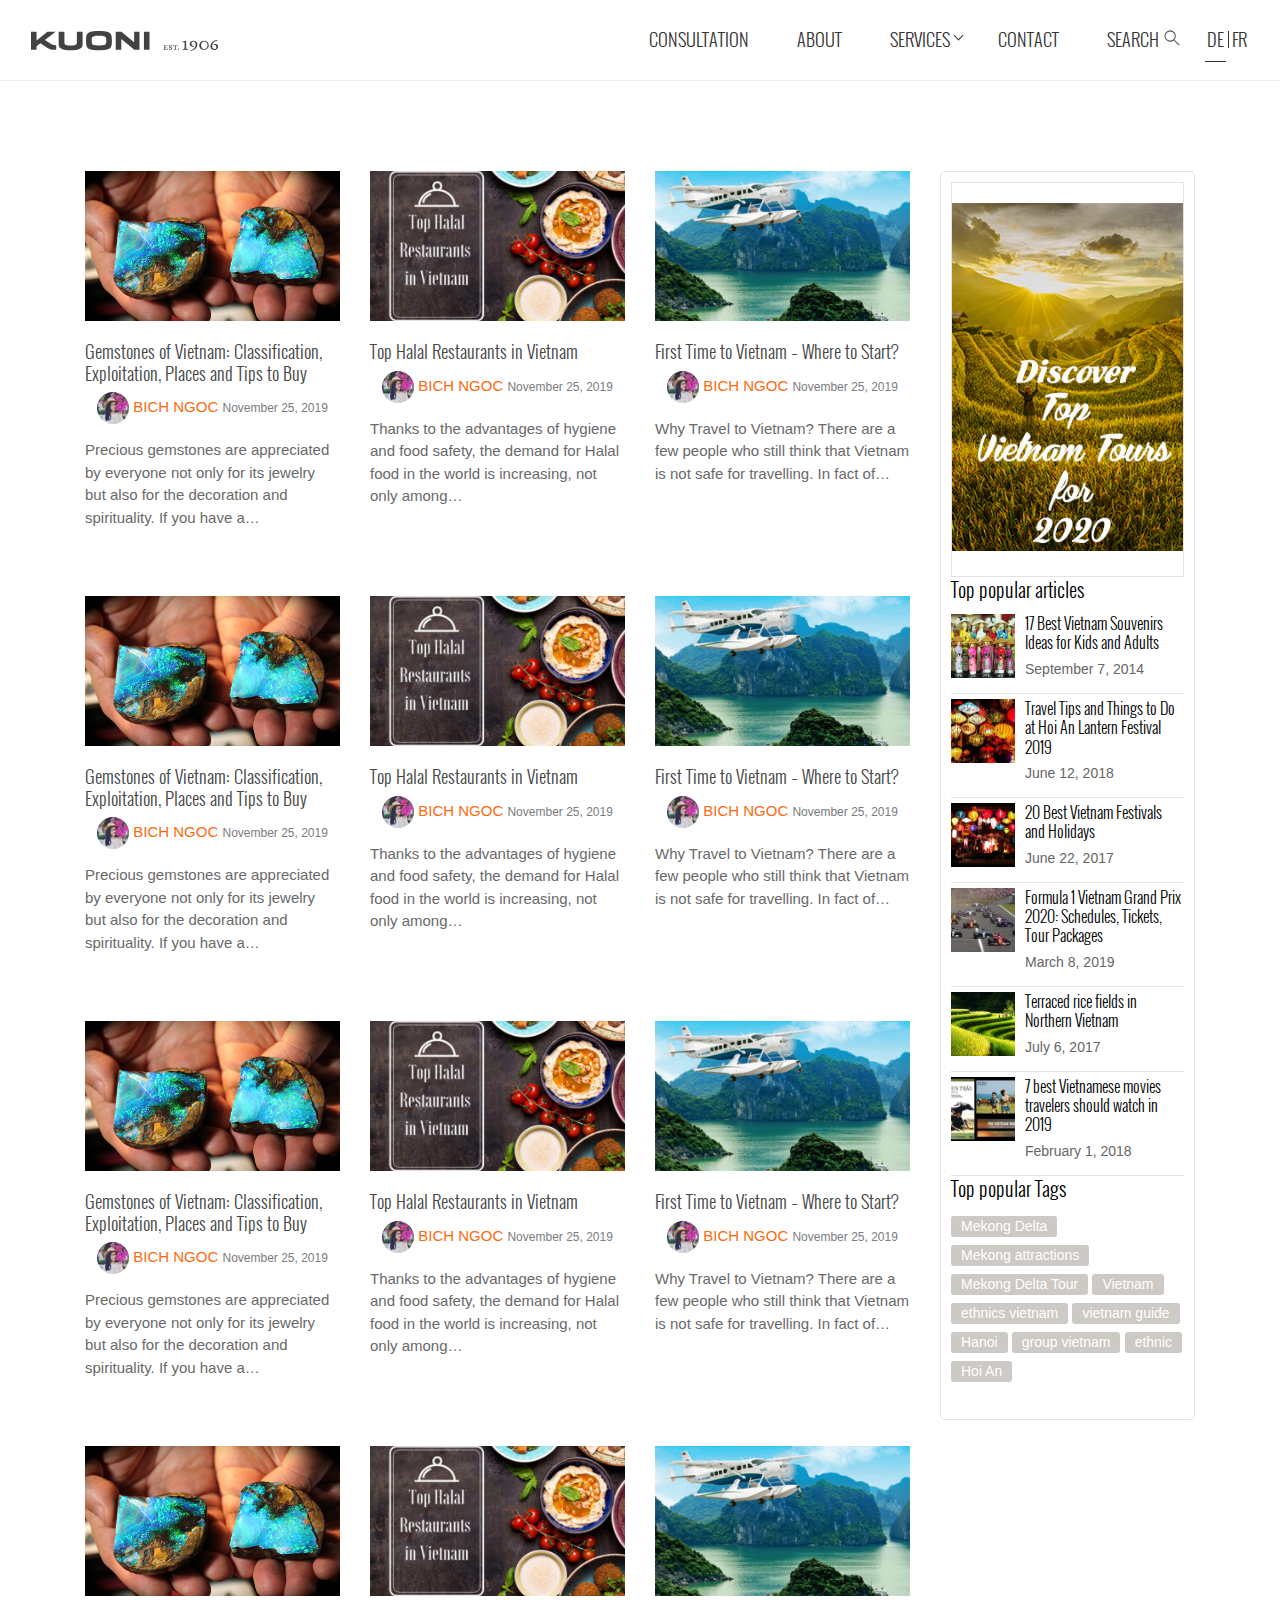
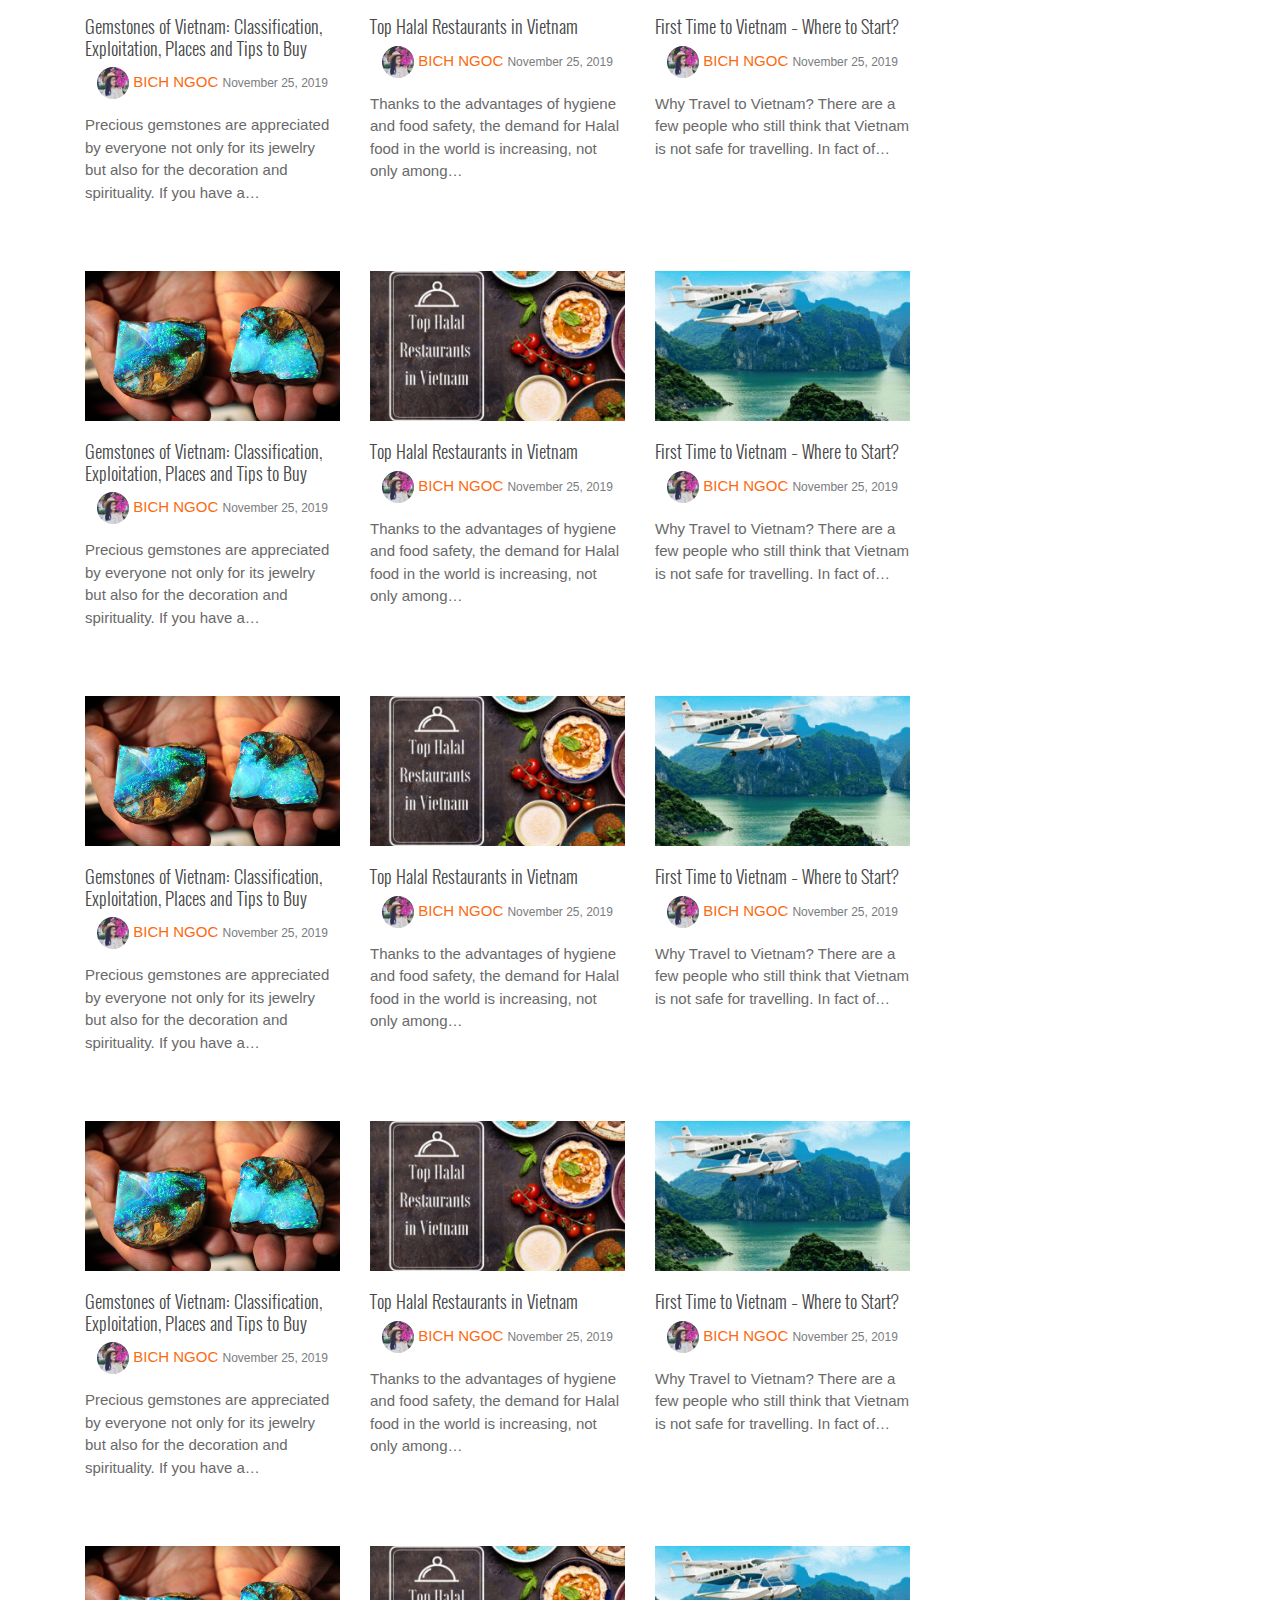
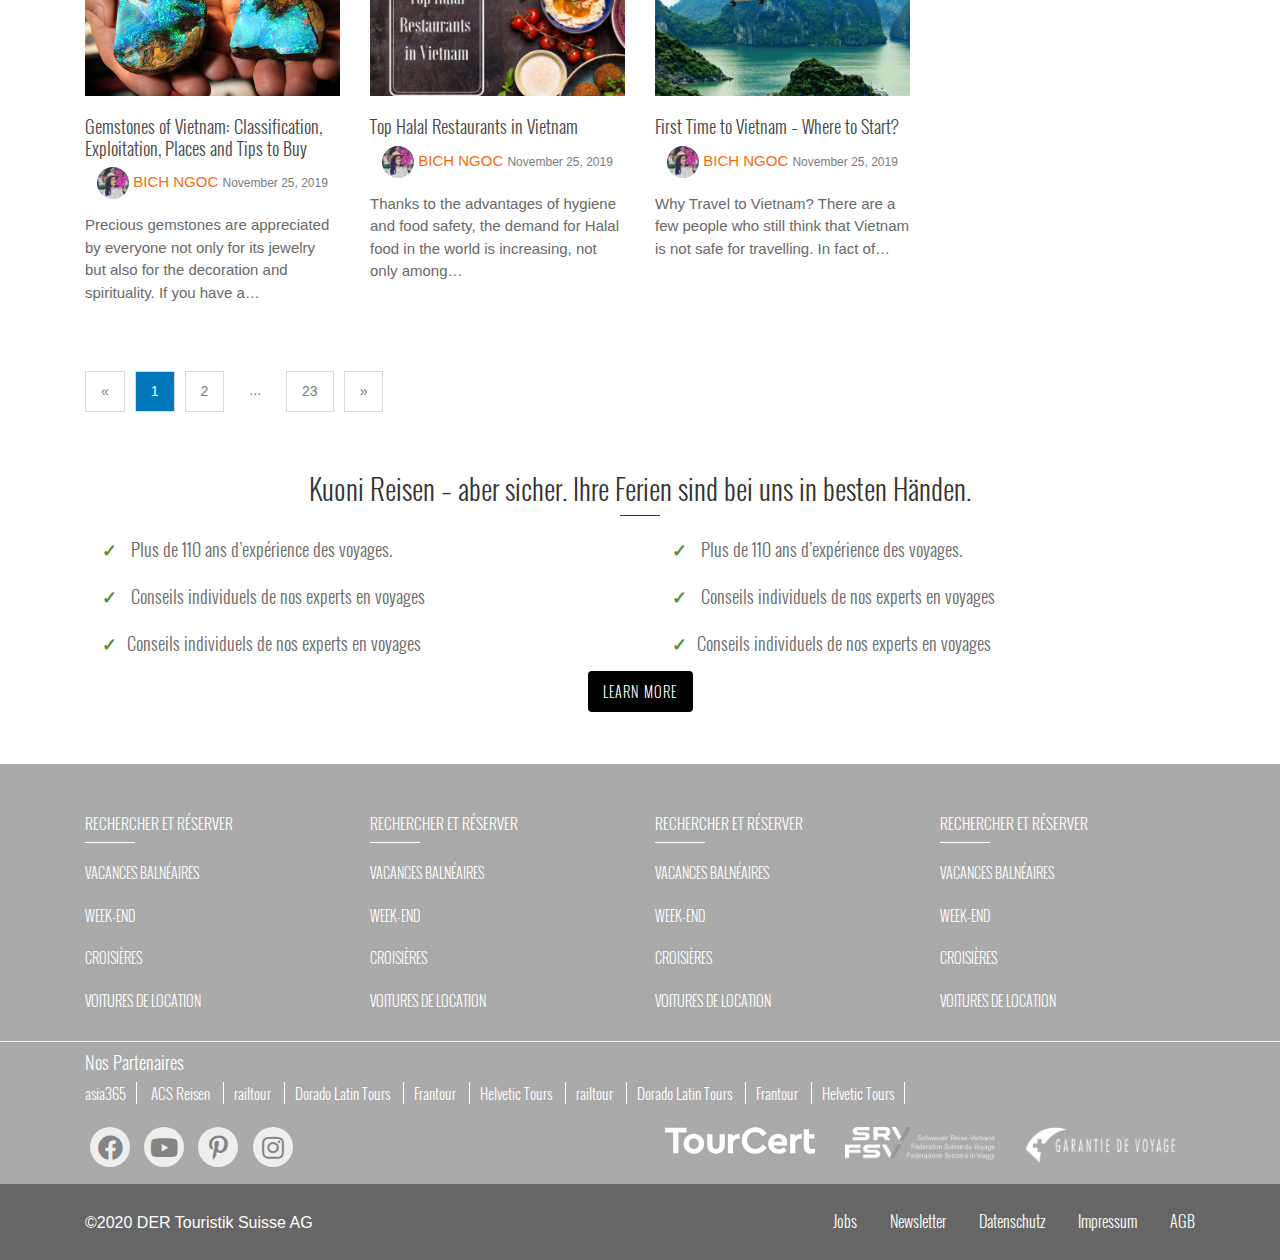
<file: blogs.html>
<!DOCTYPE html>
<html>
<head>
	<meta name="viewport" content="width=device-width, initial-scale=1">
	<title>Blogs</title>
	<link rel="shortcut icon" href="">
	<link rel="stylesheet" href="https://cdnjs.cloudflare.com/ajax/libs/twitter-bootstrap/4.3.1/css/bootstrap.min.css">
    <link rel="stylesheet" href="https://cdnjs.cloudflare.com/ajax/libs/font-awesome/5.11.2/css/all.min.css">
	<link href="https://stackpath.bootstrapcdn.com/font-awesome/4.7.0/css/font-awesome.min.css" rel="stylesheet">
	<link href="https://fonts.googleapis.com/css?family=Alatsi&display=swap" rel="stylesheet">
	<link rel="stylesheet" type="text/css" href="css/blogs.css">
	<link rel="stylesheet" type="text/css" href="css/responsive/blogs_res.css">
	<link rel="stylesheet" type="text/css" href="css/style.css">
	<link rel="stylesheet" type="text/css" href="css/responsive/style_res.css">
	<link rel="stylesheet" type="text/css" href="css/fontfam.css">
</head>
<body>
	<header>
        <section class="wrapper_header menu">
            <nav class="navbar navbar-expand-lg static-top">
                <div class="container-fluid">
                    <a class="#" href="index.html">
                        <img src="img/img_lo/kuoni-logo.svg" alt="">
                    </a>
                    <button class="navbar-toggler" type="button" data-toggle="collapse" data-target="#navbarResponsive" aria-controls="navbarResponsive" aria-expanded="false" aria-label="Toggle navigation">
                        <span class="navbar-toggler-icon"></span>
                      </button>
                    <div class="collapse navbar-collapse" id="navbarResponsive">
                        <ul class="navbar-nav ml-auto">
                            <li class="nav-item active">
                                <a class="nav-link" href="#">CONSULTATION
                                  <span class="sr-only">(current)</span>
                                </a>
                            </li>
                            <li class="nav-item">
                                <a class="nav-link" href="about_us.html">About</a>
                            </li>
                            <li class="nav-item">
                                <a class="nav-link" href="#">Services <span class="icon_down"></span></a>
                                <ul class="menu_drop_down">
                                    <li><a href="" title="">Demo</a></li>
                                    <li><a href="" title="">Demo 1</a></li>
                                    <li><a href="" title="">Demo 2</a></li>
                                    <li><a href="" title="">Demo 3</a></li>
                                </ul>
                            </li>
                            <li class="nav-item">
                                <a class="nav-link" href="contact.html">Contact</a>
                            </li>
                            <li class="nav-item">
                                <a href="#" class="search-toggle nav-link" data-selector="#header-1">Search <i class="ki ki-search"></i></a>
                                <div class="searchheader">
                                    <div class="search-box wow fadeInDownp">
                                        <form action="" class="">
                                            <input type="text" class="text search-input" placeholder="Wonach suchen Sie?" />
                                            <span><button><i class="ki ki-search"></i></button></span>

                                        </form>

                                    </div>
                                </div>
                            </li>
                            <li class="nav-item langue">
                                <ul>
                                    <li><a href="" class="nav-link active" title="">de</a></li>
                                    <li><a href="" class="nav-link" title="">fr</a></li>
                                </ul>
                            </li>
                        </ul>
                    </div>
                </div>
            </nav>
        </section>
    </header>
 	<section class="body_">
 		<div class="container">
 			<div class="row">
	 			<div class="col-md-9">
		 			<div class="row blog_home">
		 				<div class="col-sm-6 col-md-6 col-lg-4">
		 					<div class="blog_item">
			 					<div class="img_blog">
			 						<a href="blogs_detail.html"><img src="img/home_blog/b1.jpg"></a>
			 					</div>
			 					<div class="text_blog">
			 						<a href="blogs_detail.html"><h3>Gemstones of Vietnam: Classification, Exploitation, Places and Tips to Buy</h3></a>
			 						<div class="media_body">
			 							<img src="img/home_blog/man.jpg">
			 							<strong>BICH NGOC</strong>
			 							<span>November 25, 2019</span>
			 						</div>
			 						<p class="text_conten">Precious gemstones are appreciated by everyone not only for its jewelry but also for the decoration and spirituality. If you have a…</p>
			 					</div>
			 				</div>
		 				</div>
		 				<div class="col-sm-6 col-md-6 col-lg-4">
		 					<div class="blog_item">
			 					<div class="img_blog">
			 						<a href="blogs_detail.html"><img src="img/home_blog/b2.jpg"></a>
			 					</div>
			 					<div class="text_blog">
			 						<a href="blogs_detail.html"><h3>Top Halal Restaurants in Vietnam</h3></a>
			 						<div class="media_body">
			 							<img src="img/home_blog/man.jpg">
			 							<strong>BICH NGOC</strong>
			 							<span>November 25, 2019</span>
			 						</div>
			 						<p class="text_conten">Thanks to the advantages of hygiene and food safety, the demand for Halal food in the world is increasing, not only among…</p>
			 					</div>
			 				</div>
		 				</div>
		 				<div class="col-sm-6 col-md-6 col-lg-4">
		 					<div class="blog_item">
			 					<div class="img_blog">
			 						<a href="blogs_detail.html"><img src="img/home_blog/b3.gif"></a>
			 					</div>
			 					<div class="text_blog">
			 						<a href="blogs_detail.html"><h3>First Time to Vietnam – Where to Start?</h3></a>
			 						<div class="media_body">
			 							<img src="img/home_blog/man.jpg">
			 							<strong>BICH NGOC</strong>
			 							<span>November 25, 2019</span>
			 						</div>
			 						<p class="text_conten">Why Travel to Vietnam? There are a few people who still think that Vietnam is not safe for travelling. In fact of…</p>
			 					</div>
			 				</div>
		 				</div>
		 				<div class="col-sm-6 col-md-6 col-lg-4">
		 					<div class="blog_item">
			 					<div class="img_blog">
			 						<a href="blogs_detail.html"><img src="img/home_blog/b1.jpg"></a>
			 					</div>
			 					<div class="text_blog">
			 						<a href="blogs_detail.html"><h3>Gemstones of Vietnam: Classification, Exploitation, Places and Tips to Buy</h3></a>
			 						<div class="media_body">
			 							<img src="img/home_blog/man.jpg">
			 							<strong>BICH NGOC</strong>
			 							<span>November 25, 2019</span>
			 						</div>
			 						<p class="text_conten">Precious gemstones are appreciated by everyone not only for its jewelry but also for the decoration and spirituality. If you have a…</p>
			 					</div>
			 				</div>
		 				</div>
		 				<div class="col-sm-6 col-md-6 col-lg-4">
		 					<div class="blog_item">
			 					<div class="img_blog">
			 						<a href="blogs_detail.html"><img src="img/home_blog/b2.jpg"></a>
			 					</div>
			 					<div class="text_blog">
			 						<a href="blogs_detail.html"><h3>Top Halal Restaurants in Vietnam</h3></a>
			 						<div class="media_body">
			 							<img src="img/home_blog/man.jpg">
			 							<strong>BICH NGOC</strong>
			 							<span>November 25, 2019</span>
			 						</div>
			 						<p class="text_conten">Thanks to the advantages of hygiene and food safety, the demand for Halal food in the world is increasing, not only among…</p>
			 					</div>
			 				</div>
		 				</div>
		 				<div class="col-sm-6 col-md-6 col-lg-4">
		 					<div class="blog_item">
			 					<div class="img_blog">
			 						<a href="blogs_detail.html"><img src="img/home_blog/b3.gif"></a>
			 					</div>
			 					<div class="text_blog">
			 						<a href="blogs_detail.html"><h3>First Time to Vietnam – Where to Start?</h3></a>
			 						<div class="media_body">
			 							<img src="img/home_blog/man.jpg">
			 							<strong>BICH NGOC</strong>
			 							<span>November 25, 2019</span>
			 						</div>
			 						<p class="text_conten">Why Travel to Vietnam? There are a few people who still think that Vietnam is not safe for travelling. In fact of…</p>
			 					</div>
			 				</div>
		 				</div>
		 				<div class="col-sm-6 col-md-6 col-lg-4">
		 					<div class="blog_item">
			 					<div class="img_blog">
			 						<a href="blogs_detail.html"><img src="img/home_blog/b1.jpg"></a>
			 					</div>
			 					<div class="text_blog">
			 						<a href="blogs_detail.html"><h3>Gemstones of Vietnam: Classification, Exploitation, Places and Tips to Buy</h3></a>
			 						<div class="media_body">
			 							<img src="img/home_blog/man.jpg">
			 							<strong>BICH NGOC</strong>
			 							<span>November 25, 2019</span>
			 						</div>
			 						<p class="text_conten">Precious gemstones are appreciated by everyone not only for its jewelry but also for the decoration and spirituality. If you have a…</p>
			 					</div>
			 				</div>
		 				</div>
		 				<div class="col-sm-6 col-md-6 col-lg-4">
		 					<div class="blog_item">
			 					<div class="img_blog">
			 						<a href="blogs_detail.html"><img src="img/home_blog/b2.jpg"></a>
			 					</div>
			 					<div class="text_blog">
			 						<a href="blogs_detail.html"><h3>Top Halal Restaurants in Vietnam</h3></a>
			 						<div class="media_body">
			 							<img src="img/home_blog/man.jpg">
			 							<strong>BICH NGOC</strong>
			 							<span>November 25, 2019</span>
			 						</div>
			 						<p class="text_conten">Thanks to the advantages of hygiene and food safety, the demand for Halal food in the world is increasing, not only among…</p>
			 					</div>
			 				</div>
		 				</div>
		 				<div class="col-sm-6 col-md-6 col-lg-4">
		 					<div class="blog_item">
			 					<div class="img_blog">
			 						<a href="blogs_detail.html"><img src="img/home_blog/b3.gif"></a>
			 					</div>
			 					<div class="text_blog">
			 						<a href="blogs_detail.html"><h3>First Time to Vietnam – Where to Start?</h3></a>
			 						<div class="media_body">
			 							<img src="img/home_blog/man.jpg">
			 							<strong>BICH NGOC</strong>
			 							<span>November 25, 2019</span>
			 						</div>
			 						<p class="text_conten">Why Travel to Vietnam? There are a few people who still think that Vietnam is not safe for travelling. In fact of…</p>
			 					</div>
			 				</div>
		 				</div>
		 				<div class="col-sm-6 col-md-6 col-lg-4">
		 					<div class="blog_item">
			 					<div class="img_blog">
			 						<a href="blogs_detail.html"><img src="img/home_blog/b1.jpg"></a>
			 					</div>
			 					<div class="text_blog">
			 						<a href="blogs_detail.html"><h3>Gemstones of Vietnam: Classification, Exploitation, Places and Tips to Buy</h3></a>
			 						<div class="media_body">
			 							<img src="img/home_blog/man.jpg">
			 							<strong>BICH NGOC</strong>
			 							<span>November 25, 2019</span>
			 						</div>
			 						<p class="text_conten">Precious gemstones are appreciated by everyone not only for its jewelry but also for the decoration and spirituality. If you have a…</p>
			 					</div>
			 				</div>
		 				</div>
		 				<div class="col-sm-6 col-md-6 col-lg-4">
		 					<div class="blog_item">
			 					<div class="img_blog">
			 						<a href="blogs_detail.html"><img src="img/home_blog/b2.jpg"></a>
			 					</div>
			 					<div class="text_blog">
			 						<a href="blogs_detail.html"><h3>Top Halal Restaurants in Vietnam</h3></a>
			 						<div class="media_body">
			 							<img src="img/home_blog/man.jpg">
			 							<strong>BICH NGOC</strong>
			 							<span>November 25, 2019</span>
			 						</div>
			 						<p class="text_conten">Thanks to the advantages of hygiene and food safety, the demand for Halal food in the world is increasing, not only among…</p>
			 					</div>
			 				</div>
		 				</div>
		 				<div class="col-sm-6 col-md-6 col-lg-4">
		 					<div class="blog_item">
			 					<div class="img_blog">
			 						<a href="blogs_detail.html"><img src="img/home_blog/b3.gif"></a>
			 					</div>
			 					<div class="text_blog">
			 						<a href="blogs_detail.html"><h3>First Time to Vietnam – Where to Start?</h3></a>
			 						<div class="media_body">
			 							<img src="img/home_blog/man.jpg">
			 							<strong>BICH NGOC</strong>
			 							<span>November 25, 2019</span>
			 						</div>
			 						<p class="text_conten">Why Travel to Vietnam? There are a few people who still think that Vietnam is not safe for travelling. In fact of…</p>
			 					</div>
			 				</div>
		 				</div>
		 				<div class="col-sm-6 col-md-6 col-lg-4">
		 					<div class="blog_item">
			 					<div class="img_blog">
			 						<a href="blogs_detail.html"><img src="img/home_blog/b1.jpg"></a>
			 					</div>
			 					<div class="text_blog">
			 						<a href="blogs_detail.html"><h3>Gemstones of Vietnam: Classification, Exploitation, Places and Tips to Buy</h3></a>
			 						<div class="media_body">
			 							<img src="img/home_blog/man.jpg">
			 							<strong>BICH NGOC</strong>
			 							<span>November 25, 2019</span>
			 						</div>
			 						<p class="text_conten">Precious gemstones are appreciated by everyone not only for its jewelry but also for the decoration and spirituality. If you have a…</p>
			 					</div>
			 				</div>
		 				</div>
		 				<div class="col-sm-6 col-md-6 col-lg-4">
		 					<div class="blog_item">
			 					<div class="img_blog">
			 						<a href="blogs_detail.html"><img src="img/home_blog/b2.jpg"></a>
			 					</div>
			 					<div class="text_blog">
			 						<a href="blogs_detail.html"><h3>Top Halal Restaurants in Vietnam</h3></a>
			 						<div class="media_body">
			 							<img src="img/home_blog/man.jpg">
			 							<strong>BICH NGOC</strong>
			 							<span>November 25, 2019</span>
			 						</div>
			 						<p class="text_conten">Thanks to the advantages of hygiene and food safety, the demand for Halal food in the world is increasing, not only among…</p>
			 					</div>
			 				</div>
		 				</div>
		 				<div class="col-sm-6 col-md-6 col-lg-4">
		 					<div class="blog_item">
			 					<div class="img_blog">
			 						<a href="blogs_detail.html"><img src="img/home_blog/b3.gif"></a>
			 					</div>
			 					<div class="text_blog">
			 						<a href="blogs_detail.html"><h3>First Time to Vietnam – Where to Start?</h3></a>
			 						<div class="media_body">
			 							<img src="img/home_blog/man.jpg">
			 							<strong>BICH NGOC</strong>
			 							<span>November 25, 2019</span>
			 						</div>
			 						<p class="text_conten">Why Travel to Vietnam? There are a few people who still think that Vietnam is not safe for travelling. In fact of…</p>
			 					</div>
			 				</div>
		 				</div>
		 				<div class="col-sm-6 col-md-6 col-lg-4">
		 					<div class="blog_item">
			 					<div class="img_blog">
			 						<a href="blogs_detail.html"><img src="img/home_blog/b1.jpg"></a>
			 					</div>
			 					<div class="text_blog">
			 						<a href="blogs_detail.html"><h3>Gemstones of Vietnam: Classification, Exploitation, Places and Tips to Buy</h3></a>
			 						<div class="media_body">
			 							<img src="img/home_blog/man.jpg">
			 							<strong>BICH NGOC</strong>
			 							<span>November 25, 2019</span>
			 						</div>
			 						<p class="text_conten">Precious gemstones are appreciated by everyone not only for its jewelry but also for the decoration and spirituality. If you have a…</p>
			 					</div>
			 				</div>
		 				</div>
		 				<div class="col-sm-6 col-md-6 col-lg-4">
		 					<div class="blog_item">
			 					<div class="img_blog">
			 						<a href="blogs_detail.html"><img src="img/home_blog/b2.jpg"></a>
			 					</div>
			 					<div class="text_blog">
			 						<a href="blogs_detail.html"><h3>Top Halal Restaurants in Vietnam</h3></a>
			 						<div class="media_body">
			 							<img src="img/home_blog/man.jpg">
			 							<strong>BICH NGOC</strong>
			 							<span>November 25, 2019</span>
			 						</div>
			 						<p class="text_conten">Thanks to the advantages of hygiene and food safety, the demand for Halal food in the world is increasing, not only among…</p>
			 					</div>
			 				</div>
		 				</div>
		 				<div class="col-sm-6 col-md-6 col-lg-4">
		 					<div class="blog_item">
			 					<div class="img_blog">
			 						<a href="blogs_detail.html"><img src="img/home_blog/b3.gif"></a>
			 					</div>
			 					<div class="text_blog">
			 						<a href="blogs_detail.html"><h3>First Time to Vietnam – Where to Start?</h3></a>
			 						<div class="media_body">
			 							<img src="img/home_blog/man.jpg">
			 							<strong>BICH NGOC</strong>
			 							<span>November 25, 2019</span>
			 						</div>
			 						<p class="text_conten">Why Travel to Vietnam? There are a few people who still think that Vietnam is not safe for travelling. In fact of…</p>
			 					</div>
			 				</div>
		 				</div>
		 				<div class="col-sm-6 col-md-6 col-lg-4">
		 					<div class="blog_item">
			 					<div class="img_blog">
			 						<a href="blogs_detail.html"><img src="img/home_blog/b1.jpg"></a>
			 					</div>
			 					<div class="text_blog">
			 						<a href="blogs_detail.html"><h3>Gemstones of Vietnam: Classification, Exploitation, Places and Tips to Buy</h3></a>
			 						<div class="media_body">
			 							<img src="img/home_blog/man.jpg">
			 							<strong>BICH NGOC</strong>
			 							<span>November 25, 2019</span>
			 						</div>
			 						<p class="text_conten">Precious gemstones are appreciated by everyone not only for its jewelry but also for the decoration and spirituality. If you have a…</p>
			 					</div>
			 				</div>
		 				</div>
		 				<div class="col-sm-6 col-md-6 col-lg-4">
		 					<div class="blog_item">
			 					<div class="img_blog">
			 						<a href="blogs_detail.html"><img src="img/home_blog/b2.jpg"></a>
			 					</div>
			 					<div class="text_blog">
			 						<a href="blogs_detail.html"><h3>Top Halal Restaurants in Vietnam</h3></a>
			 						<div class="media_body">
			 							<img src="img/home_blog/man.jpg">
			 							<strong>BICH NGOC</strong>
			 							<span>November 25, 2019</span>
			 						</div>
			 						<p class="text_conten">Thanks to the advantages of hygiene and food safety, the demand for Halal food in the world is increasing, not only among…</p>
			 					</div>
			 				</div>
		 				</div>
		 				<div class="col-sm-6 col-md-6 col-lg-4">
		 					<div class="blog_item">
			 					<div class="img_blog">
			 						<a href="blogs_detail.html"><img src="img/home_blog/b3.gif"></a>
			 					</div>
			 					<div class="text_blog">
			 						<a href="blogs_detail.html"><h3>First Time to Vietnam – Where to Start?</h3></a>
			 						<div class="media_body">
			 							<img src="img/home_blog/man.jpg">
			 							<strong>BICH NGOC</strong>
			 							<span>November 25, 2019</span>
			 						</div>
			 						<p class="text_conten">Why Travel to Vietnam? There are a few people who still think that Vietnam is not safe for travelling. In fact of…</p>
			 					</div>
			 				</div>
		 				</div>
		 				<div class="col-sm-6 col-md-6 col-lg-4">
		 					<div class="blog_item">
			 					<div class="img_blog">
			 						<a href="blogs_detail.html"><img src="img/home_blog/b1.jpg"></a>
			 					</div>
			 					<div class="text_blog">
			 						<a href="blogs_detail.html"><h3>Gemstones of Vietnam: Classification, Exploitation, Places and Tips to Buy</h3></a>
			 						<div class="media_body">
			 							<img src="img/home_blog/man.jpg">
			 							<strong>BICH NGOC</strong>
			 							<span>November 25, 2019</span>
			 						</div>
			 						<p class="text_conten">Precious gemstones are appreciated by everyone not only for its jewelry but also for the decoration and spirituality. If you have a…</p>
			 					</div>
			 				</div>
		 				</div>
		 				<div class="col-sm-6 col-md-6 col-lg-4">
		 					<div class="blog_item">
			 					<div class="img_blog">
			 						<a href="blogs_detail.html"><img src="img/home_blog/b2.jpg"></a>
			 					</div>
			 					<div class="text_blog">
			 						<a href="blogs_detail.html"><h3>Top Halal Restaurants in Vietnam</h3></a>
			 						<div class="media_body">
			 							<img src="img/home_blog/man.jpg">
			 							<strong>BICH NGOC</strong>
			 							<span>November 25, 2019</span>
			 						</div>
			 						<p class="text_conten">Thanks to the advantages of hygiene and food safety, the demand for Halal food in the world is increasing, not only among…</p>
			 					</div>
			 				</div>
		 				</div>
		 				<div class="col-sm-6 col-md-6 col-lg-4">
		 					<div class="blog_item">
			 					<div class="img_blog">
			 						<a href="blogs_detail.html"><img src="img/home_blog/b3.gif"></a>
			 					</div>
			 					<div class="text_blog">
			 						<a href="blogs_detail.html"><h3>First Time to Vietnam – Where to Start?</h3></a>
			 						<div class="media_body">
			 							<img src="img/home_blog/man.jpg">
			 							<strong>BICH NGOC</strong>
			 							<span>November 25, 2019</span>
			 						</div>
			 						<p class="text_conten">Why Travel to Vietnam? There are a few people who still think that Vietnam is not safe for travelling. In fact of…</p>
			 					</div>
			 				</div>
		 				</div>
		 				
		 			</div>
		 			<div class="pagination">
		 				<ul>
		 					<li class="prev_first"><span>«</span></li>
		 					<li><span class="active">1</span></li>
		 					<li><span>2</span></li>
		 					<li><span class="dogg">...</span></li>
		 					<li><span>23</span></li>
		 					<li><span>»</span></li>
		 				</ul>
		 			</div>
	 			</div>	
	 			<div class="col-md-3">
	 				<div class="wrapper_border">
	 					<div class="banner">
	 						<a href=""><img src="img/blog/ba1.jpg"></a>
	 					</div>
	 					<h3 class="top_post">Top popular articles</h3>
	 					<div class="top_viewPost">
	 						<div class="item_view">
	 							<a href="">
	 								<img src="img/blog/v1.jpg">
	 								<div class="text_view">
	 									<h5>17 Best Vietnam Souvenirs Ideas for Kids and Adults</h5>
	 									<small>September 7, 2014</small>
	 								</div>
	 							</a>
	 						</div>
	 						<div class="item_view">
	 							<a href="">
	 								<img src="img/blog/v2.jpg">
	 								<div class="text_view">
	 									<h5>Travel Tips and Things to Do at Hoi An Lantern Festival 2019</h5>
	 									<small>June 12, 2018</small>
	 								</div>
	 							</a>
	 						</div>
	 						<div class="item_view">
	 							<a href="">
	 								<img src="img/blog/v3.jpg">
	 								<div class="text_view">
	 									<h5>20 Best Vietnam Festivals and Holidays</h5>
	 									<small>June 22, 2017</small>
	 								</div>
	 							</a>
	 						</div>
	 						<div class="item_view">
	 							<a href="">
	 								<img src="img/blog/v4.jpg">
	 								<div class="text_view">
	 									<h5>Formula 1 Vietnam Grand Prix 2020: Schedules, Tickets, Tour Packages</h5>
	 									<small>March 8, 2019</small>
	 								</div>
	 							</a>
	 						</div>
	 						<div class="item_view">
	 							<a href="">
	 								<img src="img/blog/v5.jpg">
	 								<div class="text_view">
	 									<h5>Terraced rice fields in Northern Vietnam</h5>
	 									<small>July 6, 2017</small>
	 								</div>
	 							</a>
	 						</div>
	 						<div class="item_view">
	 							<a href="">
	 								<img src="img/blog/v6.jpg">
	 								<div class="text_view">
	 									<h5>7 best Vietnamese movies travelers should watch in 2019</h5>
	 									<small>February 1, 2018</small>
	 								</div>
	 							</a>
	 						</div>
	 					</div>
	 					<h3 class="top_post">Top popular Tags</h3>	
	 					<div class="tags">
	 						<a href="">Mekong Delta</a>
	 						<a href="">Mekong attractions</a>
	 						<a href="">Mekong Delta Tour</a>
	 						<a href="">Vietnam</a>
	 						<a href="">ethnics vietnam</a>
	 						<a href="">vietnam guide</a>
	 						<a href="">Hanoi</a>
	 						<a href="">group vietnam</a>
	 						<a href="">ethnic</a>
	 						<a href="">Hoi An</a>
	 					</div>
	 				</div>
	 			</div>
	 		</div>
 		</div>
 	</section>
 	<footer id="footer">
        <section id="usp-container">
            <div class="usp-container">
                <div class="container">
                    <div class="row justify-content-center">
                        <div class="col-lg-10 col-xs-10 col-12">
                            <div class="about">
                                <div class="tt">
                                    <h2 class="text-center">
                                        Kuoni Reisen – aber sicher. Ihre Ferien sind bei uns in besten Händen.
                                    </h2>

                                </div>
                            </div>
                        </div>
                        <div class="col-lg-12 list-voygaes">
                            <div class="row justify-content-center">
                                <div class="col-lg-6">
                                    <ul>
                                        <li>
                                            Plus de 110 ans d’expérience des voyages.
                                        </li>
                                        <li>
                                            Conseils individuels de nos experts en voyages
                                        </li>
                                        <li>Conseils individuels de nos experts en voyages</li>
                                    </ul>
                                </div>
                                <div class="col-lg-6">
                                    <ul>
                                        <li>
                                            Plus de 110 ans d’expérience des voyages.
                                        </li>
                                        <li>
                                            Conseils individuels de nos experts en voyages
                                        </li>
                                        <li>Conseils individuels de nos experts en voyages</li>
                                    </ul>
                                </div>
                                <div class="tourlestype">
                                    <a href="" title="">Learn more</a>
                                </div>
                            </div>

                        </div>
                    </div>
                </div>
            </div>
        </section>
        <div class="footernav">
            <div class="container">
                <div class="row">
                    <div class="col-lg-3 col-md-6">
                        <h3 class="tt-footer">
                            <a href="#">
                            Rechercher et Réserver
                           </a>
                        </h3>
                        <ul>
                            <li class="list-footer">
                                <a href="#">
                                    Vacances balnéaires
                                </a>
                            </li>
                            <li class="list-footer">
                                <a href="#">
                                    Week-End
                                </a>
                            </li>
                            <li class="list-footer">
                                <a href="#">
                                    Croisières
                                </a>
                            </li>
                            <li class="list-footer">
                                <a href="#">
                                    Voitures de location
                                </a>
                            </li>
                        </ul>
                    </div>
                    <div class="col-lg-3 col-md-6">
                        <h3 class="tt-footer">
                            <a href="#">
                            Rechercher et Réserver
                           </a>
                        </h3>
                        <ul>
                            <li class="list-footer">
                                <a href="#">
                                    Vacances balnéaires
                                </a>
                            </li>
                            <li class="list-footer">
                                <a href="#">
                                    Week-End
                                </a>
                            </li>
                            <li class="list-footer">
                                <a href="#">
                                    Croisières
                                </a>
                            </li>
                            <li class="list-footer">
                                <a href="#">
                                    Voitures de location
                                </a>
                            </li>
                        </ul>
                    </div>
                    <div class="col-lg-3 col-md-6">
                        <h3 class="tt-footer">
                            <a href="#">
                            Rechercher et Réserver
                           </a>
                        </h3>
                        <ul>
                            <li class="list-footer">
                                <a href="#">
                                    Vacances balnéaires
                                </a>
                            </li>
                            <li class="list-footer">
                                <a href="#">
                                    Week-End
                                </a>
                            </li>
                            <li class="list-footer">
                                <a href="#">
                                    Croisières
                                </a>
                            </li>
                            <li class="list-footer">
                                <a href="#">
                                    Voitures de location
                                </a>
                            </li>
                        </ul>
                    </div>
                    <div class="col-lg-3 col-md-6">
                        <h3 class="tt-footer">
                            <a href="#">
                            Rechercher et Réserver
                           </a>
                        </h3>
                        <ul>
                            <li class="list-footer">
                                <a href="#">
                                    Vacances balnéaires
                                </a>
                            </li>
                            <li class="list-footer">
                                <a href="#">
                                    Week-End
                                </a>
                            </li>
                            <li class="list-footer">
                                <a href="#">
                                    Croisières
                                </a>
                            </li>
                            <li class="list-footer">
                                <a href="#">
                                    Voitures de location
                                </a>
                            </li>
                        </ul>
                    </div>
                </div>
            </div>
        </div>
        <div class="footerend">
            <div class="container">
                <div class="row">
                    <div class="col-12">
                        <div class="wrap_for">
                            <h2 class="partner-header">
                                Nos Partenaires
                            </h2>
                            <a class="linkfooterend link_first" href="#">asia365</a>
                            <a class="linkfooterend" href="#">ACS Reisen </a>
                            <a class="linkfooterend" href="#">railtour </a>
                            <a class="linkfooterend" href="#">Dorado Latin Tours </a>
                            <a class="linkfooterend" href="#">Frantour </a>
                            <a class="linkfooterend" href="#">Helvetic Tours </a>
                            <a class="linkfooterend" href="#">railtour </a>
                            <a class="linkfooterend" href="#">Dorado Latin Tours </a>
                            <a class="linkfooterend" href="#">Frantour </a>
                            <a class="linkfooterend" href="#">Helvetic Tours </a>
                        </div>
                    </div>
                    <div class="col-lg-6 col-md-12">
                        <div class="icon-footer">
                            <a href="#"><i class="fab fa-facebook-f" style="padding-left: ;"></i></a>
                            <a href="#"> <i class="fab fa-youtube"></i></a>
                            <a href="#"> <i class="fab fa-pinterest-p"></i></a>
                            <a href="#"><i class="fab fa-instagram"></i></a>
                        </div>
                    </div>
                    <div class="col-lg-6 col-md-12 svg_img">
                        <a class="img-footer" href="#"><img src="img/img_lo/tourcert.svg" alt=""></a>
                        <a class="img-footer" href="#"><img src="img/img_lo/srv.png" alt=""></a>
                        <a class="img-footer" href="#"><img src="img/img_lo/logo-reisegarantie-fr.png" alt=""></a>
                    </div>
                </div>
            </div>
        </div>
        <section class="footer_last">
            <div class="container">
                <p class="copy_right">
                    <span>&copy;2020</span> <a href="" title="">DER Touristik Suisse AG</a>
                </p>
                <ul>
                    <li><a href="" title="" title="">Jobs</a></li>
                    <li><a href="" title="" title="">Newsletter</a></li>
                    <li><a href="" title="" title="">Datenschutz</a></li>
                    <li><a href="" title="" title="">Impressum</a></li>
                    <li><a href="" title="" title="">AGB</a></li>
                </ul>
            </div>
        </section>
    </footer>	
</body>
<script src="https://ajax.googleapis.com/ajax/libs/jquery/3.4.1/jquery.min.js"></script>
<script src="https://cdnjs.cloudflare.com/ajax/libs/twitter-bootstrap/4.3.1/js/bootstrap.min.js"></script>
<script type="text/javascript" src="js/effect.js"></script>
<script type="text/javascript" src="js/blogs.js"></script>
</html>
</file>
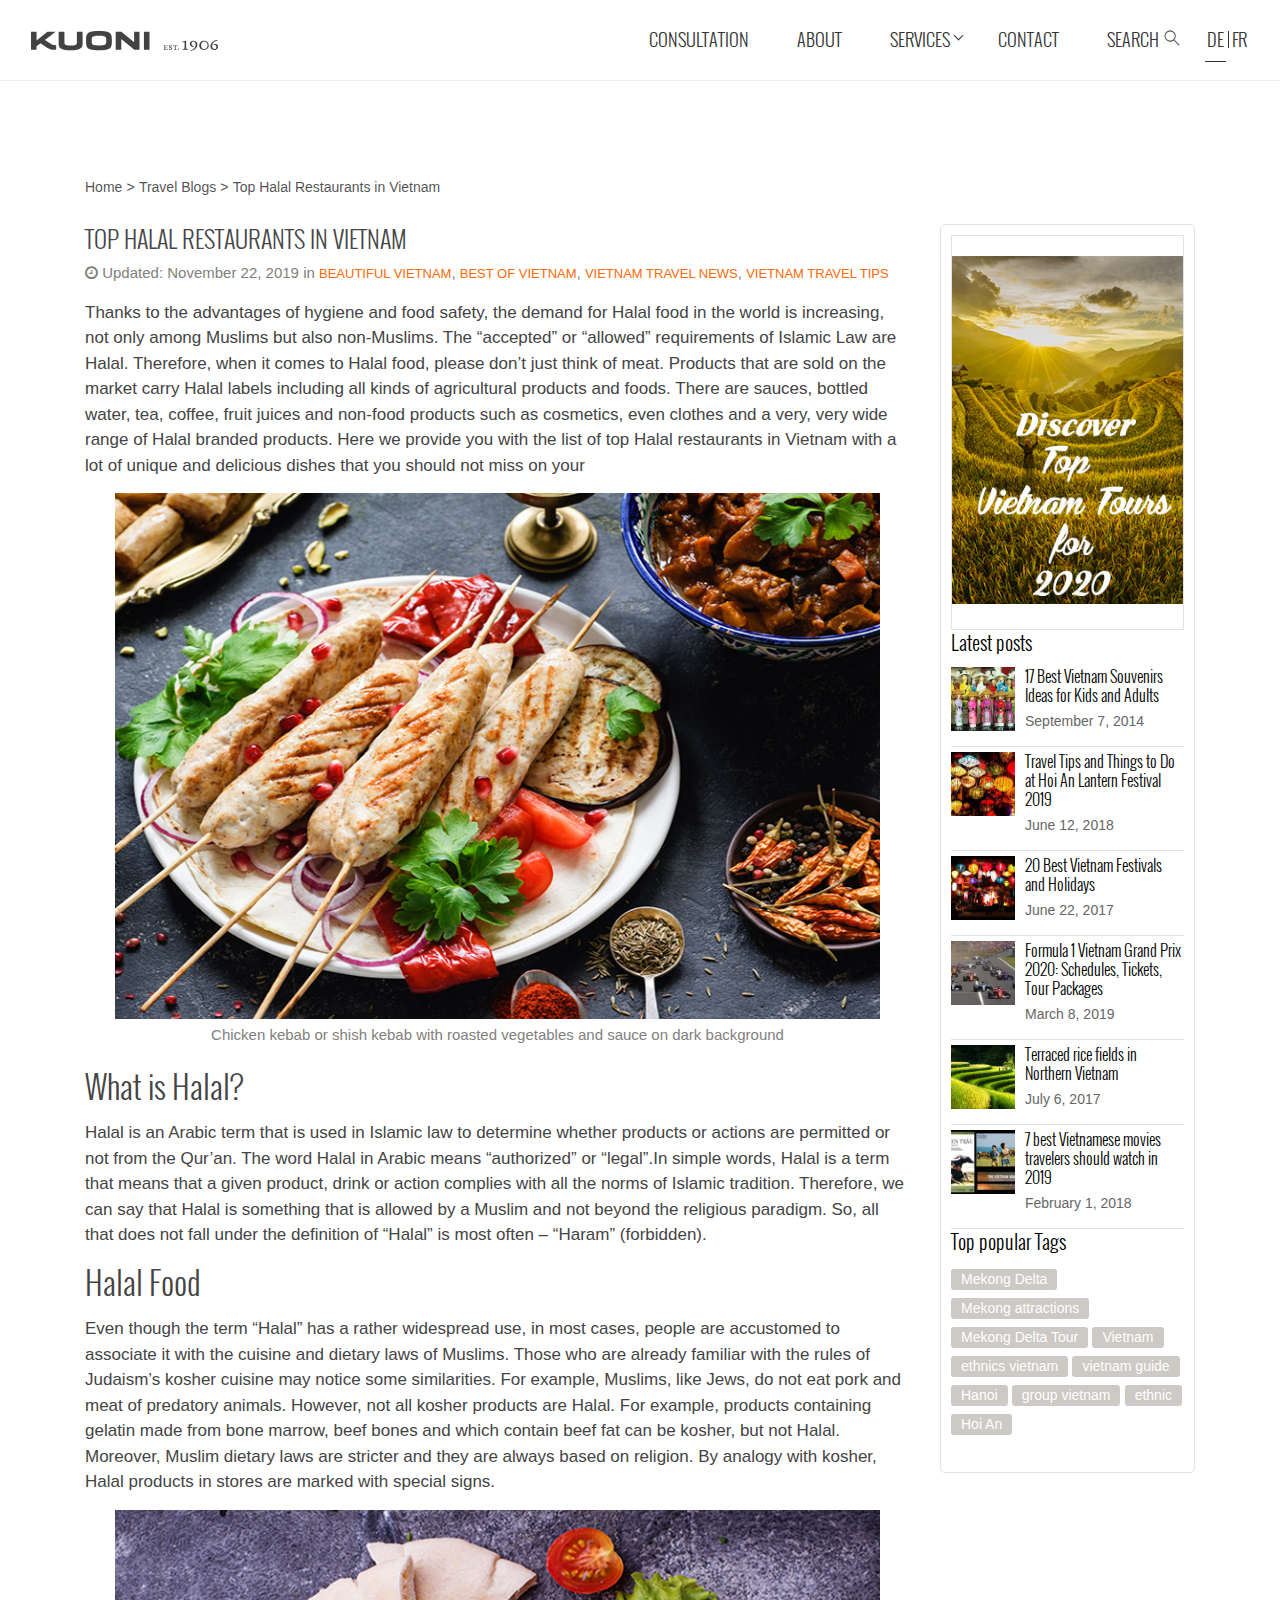
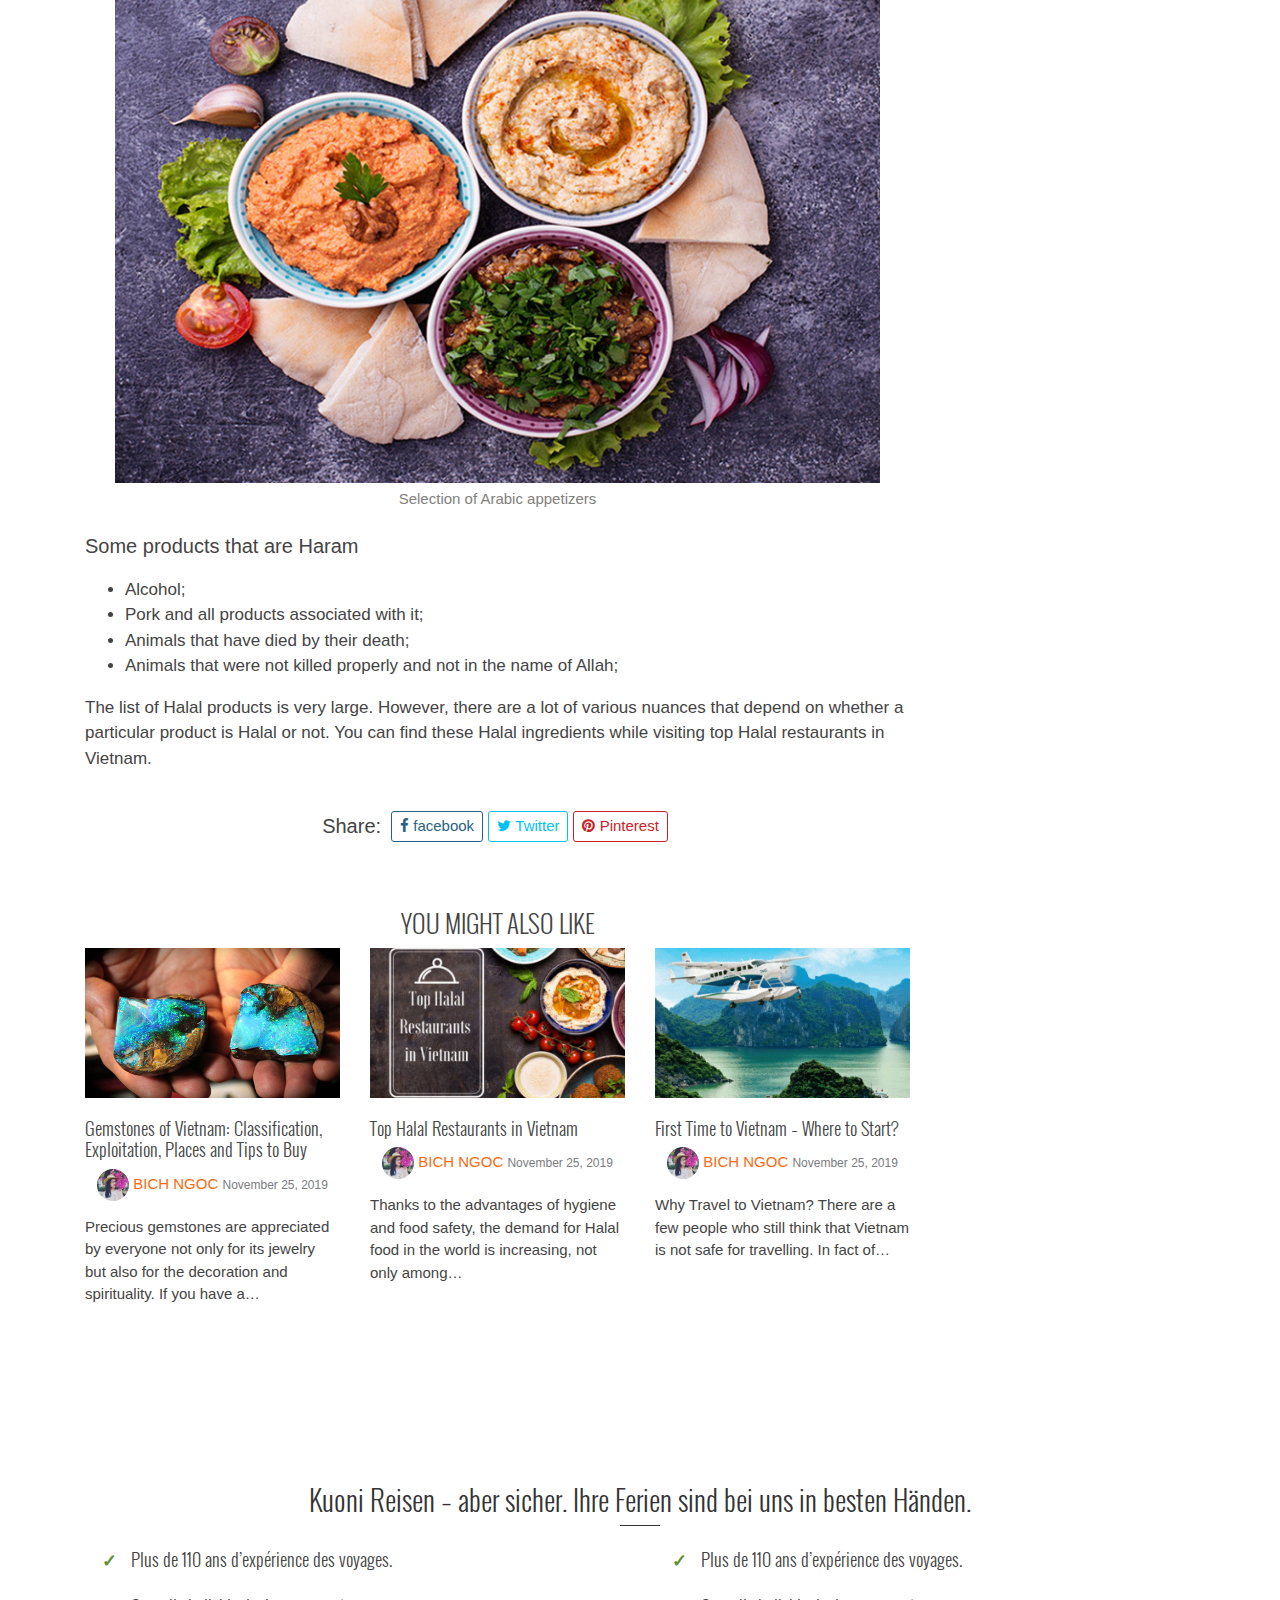
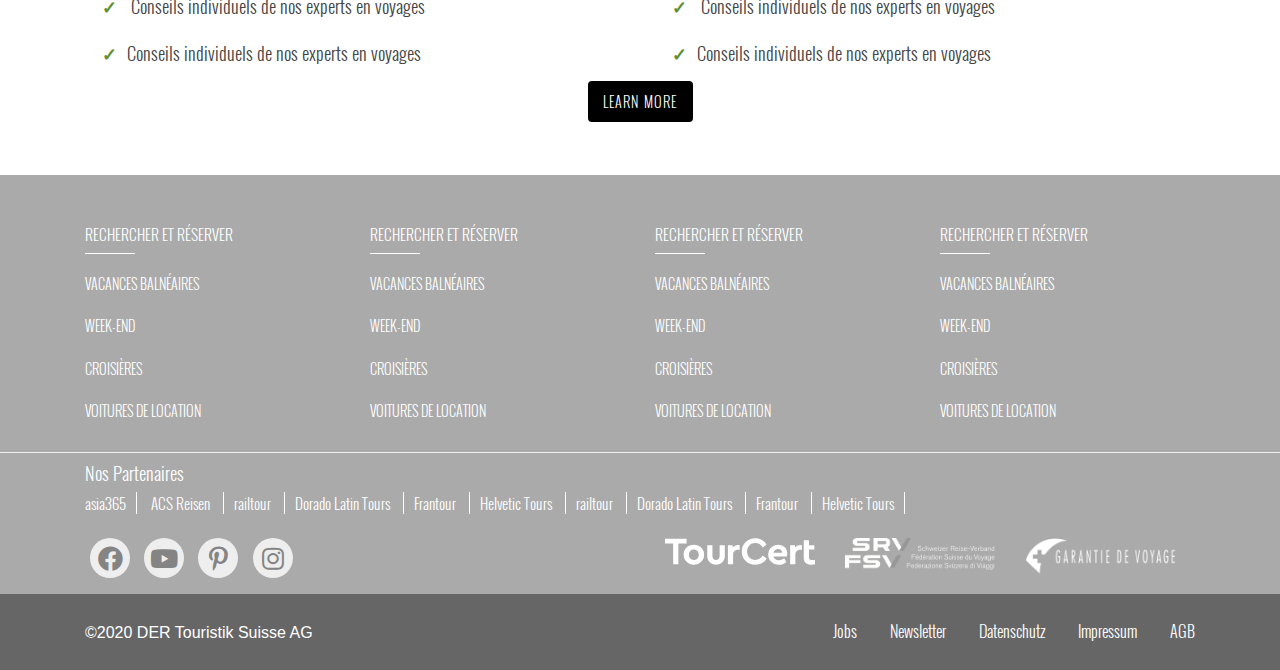
<file: blogs_detail.html>
<!DOCTYPE html>
<html>
<head>
	<meta name="viewport" content="width=device-width, initial-scale=1">
	<title>detail-blogs</title>
	<link rel="stylesheet" href="https://cdnjs.cloudflare.com/ajax/libs/twitter-bootstrap/4.3.1/css/bootstrap.min.css">
    <link rel="stylesheet" href="https://cdnjs.cloudflare.com/ajax/libs/font-awesome/5.11.2/css/all.min.css">
	<link rel="stylesheet" type="text/css" href="css/blogs.css">
	<link rel="stylesheet" type="text/css" href="css/detail_blogs.css">
	<link rel="stylesheet" type="text/css" href="css/responsive/blogs_res.css">
	<link rel="stylesheet" type="text/css" href="css/style.css">
	<link rel="stylesheet" type="text/css" href="css/responsive/style_res.css">
	<link rel="stylesheet" type="text/css" href="css/fontfam.css">
	<link href="https://stackpath.bootstrapcdn.com/font-awesome/4.7.0/css/font-awesome.min.css" rel="stylesheet">
	<link href="https://fonts.googleapis.com/css?family=Alatsi&display=swap" rel="stylesheet">
	<link href="https://fonts.googleapis.com/css?family=Barlow&display=swap" rel="stylesheet">
</head>
<body>
	<header>
        <section class="wrapper_header menu">
            <nav class="navbar navbar-expand-lg static-top">
                <div class="container-fluid">
                    <a class="#" href="index.html">
                        <img src="img/img_lo/kuoni-logo.svg" alt="">
                    </a>
                    <button class="navbar-toggler" type="button" data-toggle="collapse" data-target="#navbarResponsive" aria-controls="navbarResponsive" aria-expanded="false" aria-label="Toggle navigation">
                        <span class="navbar-toggler-icon"></span>
                      </button>
                    <div class="collapse navbar-collapse" id="navbarResponsive">
                        <ul class="navbar-nav ml-auto">
                            <li class="nav-item active">
                                <a class="nav-link" href="#">CONSULTATION
                                  <span class="sr-only">(current)</span>
                                </a>
                            </li>
                            <li class="nav-item">
                                <a class="nav-link" href="about_us.html">About</a>
                            </li>
                            <li class="nav-item">
                                <a class="nav-link" href="#">Services <span class="icon_down"></span></a>
                                <ul class="menu_drop_down">
                                    <li><a href="" title="">Demo</a></li>
                                    <li><a href="" title="">Demo 1</a></li>
                                    <li><a href="" title="">Demo 2</a></li>
                                    <li><a href="" title="">Demo 3</a></li>
                                </ul>
                            </li>
                            <li class="nav-item">
                                <a class="nav-link" href="contact.html">Contact</a>
                            </li>
                            <li class="nav-item">
                                <a href="#" class="search-toggle nav-link" data-selector="#header-1">Search <i class="ki ki-search"></i></a>
                                <div class="searchheader">
                                    <div class="search-box wow fadeInDownp">
                                        <form action="" class="">
                                            <input type="text" class="text search-input" placeholder="Wonach suchen Sie?" />
                                            <span><button><i class="ki ki-search"></i></button></span>

                                        </form>

                                    </div>
                                </div>
                            </li>
                            <li class="nav-item langue">
                                <ul>
                                    <li><a href="" class="nav-link active" title="">de</a></li>
                                    <li><a href="" class="nav-link" title="">fr</a></li>
                                </ul>
                            </li>
                        </ul>
                    </div>
                </div>
            </nav>
        </section>
    </header>
 	<section class="body_">
 		<div class="container">
 			<div class="row">
 				<div class="breadcrumb_blogs">
 					<span><a href="">Home</a></span>
 					<span>></span>
 					<span><a href="blogs.html">Travel Blogs</a></span>
 					<span>></span>
 					<span>Top Halal Restaurants in Vietnam</span>
 				</div>
	 			<div class="col-md-9">
	 				<div class="title_blogs">
		 				<h1>Top Halal Restaurants in Vietnam</h1>
		 			</div>
		 			<div class="content_blogs">
		 				<i class="fa fa-clock-o"></i>
		 				<span>Updated: November 22, 2019 in</span> 
		 				<a href="">BEAUTIFUL VIETNAM</a>,
		 				<a href=""> BEST OF VIETNAM</a>,
		 				 <a href="">VIETNAM TRAVEL NEWS</a>,
		 				 <a href=""> VIETNAM TRAVEL TIPS</a> 
		 			</div>
		 			<div class="blog_post_mainn ">
		 				<p class="text_detail">Thanks to the advantages of hygiene and food safety, the demand for Halal food in the world is increasing, not only among Muslims but also non-Muslims. The “accepted” or “allowed” requirements of Islamic Law are Halal. Therefore, when it comes to Halal food, please don’t just think of meat. Products that are sold on the market carry Halal labels including all kinds of agricultural products and foods. There are sauces, bottled water, tea, coffee, fruit juices and non-food products such as cosmetics, even clothes and a very, very wide range of Halal branded products. Here we provide you with the list of top Halal restaurants in Vietnam with a lot of unique and delicious dishes that you should not miss on your</p>
		 				<div class="img_detail1">
		 					<img src="img/blog_detail/d1.jpg">
		 					<span>Chicken kebab or shish kebab with roasted vegetables and sauce on dark background</span>
		 				</div>
		 				<h2>What is Halal?</h2>
		 				<p class="text_detail">
		 					Halal is an Arabic term that is used in Islamic law to determine whether products or actions are permitted or not from the Qur’an. The word Halal in Arabic means “authorized” or “legal”.In simple words, Halal is a term that means that a given product, drink or action complies with all the norms of Islamic tradition. Therefore, we can say that Halal is something that is allowed by a Muslim and not beyond the religious paradigm. So, all that does not fall under the definition of “Halal” is most often – “Haram” (forbidden).
		 				</p>
		 				<h2>Halal Food</h2>
		 				<p class="text_detail">
		 					Even though the term “Halal” has a rather widespread use, in most cases, people are accustomed to associate it with the cuisine and dietary laws of Muslims. Those who are already familiar with the rules of Judaism’s kosher cuisine may notice some similarities. For example, Muslims, like Jews, do not eat pork and meat of predatory animals. However, not all kosher products are Halal. For example, products containing gelatin made from bone marrow, beef bones and which contain beef fat can be kosher, but not Halal. Moreover, Muslim dietary laws are stricter and they are always based on religion. By analogy with kosher, Halal products in stores are marked with special signs.
		 				</p>
		 				<div class="img_detail1">
		 					<img src="img/blog_detail/d2.jpg">
		 					<span>Selection of Arabic appetizers</span>
		 				</div>
		 				<p class="title_child2">Some products that are Haram</p>
		 				<ul class="list_menu_vn">
		 					<li>Alcohol;</li>
		 					<li>Pork and all products associated with it;</li>
		 					<li>Animals that have died by their death;</li>
		 					<li>Animals that were not killed properly and not in the name of Allah;</li>
		 				</ul>
		 				<p class="text_detail">The list of Halal products is very large. However, there are a lot of various nuances that depend on whether a particular product is Halal or not. You can find these Halal ingredients while visiting top Halal restaurants in Vietnam.</p>
		 			</div>
		 			<div class="share">
		 				<ul>
		 					<li class="share_texxt">Share:</li>
		 					<li class="facebook_"><a href="">
		 						<i class="fa fa-facebook"></i>&nbsp;facebook
		 					</a></li>
		 					<li class="twitter_"><a href=""><i class="fa fa-twitter"></i>&nbsp;Twitter</a></li>
		 					<li class="pinterest_"><a href=""><i class="fa fa-pinterest"></i>&nbsp;Pinterest</a></li>
		 				</ul>
		 			</div>
		 			
					<div class="view_top">
						<h5 class="text-center">You might also like</h5>
						<div class="row blog_home">
			 				<div class="col-sm-6 col-md-6 col-lg-4">
			 					<div class="blog_item">
				 					<div class="img_blog">
				 						<a href="blogs_detail.html"><img src="img/home_blog/b1.jpg"></a>
				 					</div>
				 					<div class="text_blog">
				 						<a href="blogs_detail.html"><h3>Gemstones of Vietnam: Classification, Exploitation, Places and Tips to Buy</h3></a>
				 						<div class="media_body">
				 							<img src="img/home_blog/man.jpg">
				 							<strong>BICH NGOC</strong>
				 							<span>November 25, 2019</span>
				 						</div>
				 						<p class="text_conten">Precious gemstones are appreciated by everyone not only for its jewelry but also for the decoration and spirituality. If you have a…</p>
				 					</div>
				 				</div>
			 				</div>
			 				<div class="col-sm-6 col-md-6 col-lg-4">
			 					<div class="blog_item">
				 					<div class="img_blog">
				 						<a href="blogs_detail.html"><img src="img/home_blog/b2.jpg"></a>
				 					</div>
				 					<div class="text_blog">
				 						<a href="blogs_detail.html"><h3>Top Halal Restaurants in Vietnam</h3></a>
				 						<div class="media_body">
				 							<img src="img/home_blog/man.jpg">
				 							<strong>BICH NGOC</strong>
				 							<span>November 25, 2019</span>
				 						</div>
				 						<p class="text_conten">Thanks to the advantages of hygiene and food safety, the demand for Halal food in the world is increasing, not only among…</p>
				 					</div>
				 				</div>
			 				</div>
			 				<div class="col-sm-6 col-md-6 col-lg-4">
			 					<div class="blog_item">
				 					<div class="img_blog">
				 						<a href="blogs_detail.html"><img src="img/home_blog/b3.gif"></a>
				 					</div>
				 					<div class="text_blog">
				 						<a href="blogs_detail.html"><h3>First Time to Vietnam – Where to Start?</h3></a>
				 						<div class="media_body">
				 							<img src="img/home_blog/man.jpg">
				 							<strong>BICH NGOC</strong>
				 							<span>November 25, 2019</span>
				 						</div>
				 						<p class="text_conten">Why Travel to Vietnam? There are a few people who still think that Vietnam is not safe for travelling. In fact of…</p>
				 					</div>
				 				</div>
			 				</div>
			 			</div>
					</div>
















	 			</div>	
	 			<div class="col-md-3">
	 				<div class="wrapper_border">
	 					<div class="banner">
	 						<a href=""><img src="img/blog/ba1.jpg"></a>
	 					</div>
	 					<h3 class="top_post">Latest posts</h3>
	 					<div class="top_viewPost">
	 						<div class="item_view">
	 							<a href="">
	 								<img src="img/blog/v1.jpg">
	 								<div class="text_view">
	 									<h5>17 Best Vietnam Souvenirs Ideas for Kids and Adults</h5>
	 									<small>September 7, 2014</small>
	 								</div>
	 							</a>
	 						</div>
	 						<div class="item_view">
	 							<a href="">
	 								<img src="img/blog/v2.jpg">
	 								<div class="text_view">
	 									<h5>Travel Tips and Things to Do at Hoi An Lantern Festival 2019</h5>
	 									<small>June 12, 2018</small>
	 								</div>
	 							</a>
	 						</div>
	 						<div class="item_view">
	 							<a href="">
	 								<img src="img/blog/v3.jpg">
	 								<div class="text_view">
	 									<h5>20 Best Vietnam Festivals and Holidays</h5>
	 									<small>June 22, 2017</small>
	 								</div>
	 							</a>
	 						</div>
	 						<div class="item_view">
	 							<a href="">
	 								<img src="img/blog/v4.jpg">
	 								<div class="text_view">
	 									<h5>Formula 1 Vietnam Grand Prix 2020: Schedules, Tickets, Tour Packages</h5>
	 									<small>March 8, 2019</small>
	 								</div>
	 							</a>
	 						</div>
	 						<div class="item_view">
	 							<a href="">
	 								<img src="img/blog/v5.jpg">
	 								<div class="text_view">
	 									<h5>Terraced rice fields in Northern Vietnam</h5>
	 									<small>July 6, 2017</small>
	 								</div>
	 							</a>
	 						</div>
	 						<div class="item_view">
	 							<a href="">
	 								<img src="img/blog/v6.jpg">
	 								<div class="text_view">
	 									<h5>7 best Vietnamese movies travelers should watch in 2019</h5>
	 									<small>February 1, 2018</small>
	 								</div>
	 							</a>
	 						</div>
	 					</div>
	 					<h3 class="top_post">Top popular Tags</h3>	
	 					<div class="tags">
	 						<a href="">Mekong Delta</a>
	 						<a href="">Mekong attractions</a>
	 						<a href="">Mekong Delta Tour</a>
	 						<a href="">Vietnam</a>
	 						<a href="">ethnics vietnam</a>
	 						<a href="">vietnam guide</a>
	 						<a href="">Hanoi</a>
	 						<a href="">group vietnam</a>
	 						<a href="">ethnic</a>
	 						<a href="">Hoi An</a>
	 					</div>
	 				</div>
	 			</div>
	 		</div>
 		</div>
 	</section>
 	<footer id="footer">
        <section id="usp-container">
            <div class="usp-container">
                <div class="container">
                    <div class="row justify-content-center">
                        <div class="col-lg-10 col-xs-10 col-12">
                            <div class="about">
                                <div class="tt">
                                    <h2 class="text-center">
                                        Kuoni Reisen – aber sicher. Ihre Ferien sind bei uns in besten Händen.
                                    </h2>

                                </div>
                            </div>
                        </div>
                        <div class="col-lg-12 list-voygaes">
                            <div class="row justify-content-center">
                                <div class="col-lg-6">
                                    <ul>
                                        <li>
                                            Plus de 110 ans d’expérience des voyages.
                                        </li>
                                        <li>
                                            Conseils individuels de nos experts en voyages
                                        </li>
                                        <li>Conseils individuels de nos experts en voyages</li>
                                    </ul>
                                </div>
                                <div class="col-lg-6">
                                    <ul>
                                        <li>
                                            Plus de 110 ans d’expérience des voyages.
                                        </li>
                                        <li>
                                            Conseils individuels de nos experts en voyages
                                        </li>
                                        <li>Conseils individuels de nos experts en voyages</li>
                                    </ul>
                                </div>
                                <div class="tourlestype">
                                    <a href="" title="">Learn more</a>
                                </div>
                            </div>

                        </div>
                    </div>
                </div>
            </div>
        </section>
        <div class="footernav">
            <div class="container">
                <div class="row">
                    <div class="col-lg-3 col-md-6">
                        <h3 class="tt-footer">
                            <a href="#">
                            Rechercher et Réserver
                           </a>
                        </h3>
                        <ul>
                            <li class="list-footer">
                                <a href="#">
                                    Vacances balnéaires
                                </a>
                            </li>
                            <li class="list-footer">
                                <a href="#">
                                    Week-End
                                </a>
                            </li>
                            <li class="list-footer">
                                <a href="#">
                                    Croisières
                                </a>
                            </li>
                            <li class="list-footer">
                                <a href="#">
                                    Voitures de location
                                </a>
                            </li>
                        </ul>
                    </div>
                    <div class="col-lg-3 col-md-6">
                        <h3 class="tt-footer">
                            <a href="#">
                            Rechercher et Réserver
                           </a>
                        </h3>
                        <ul>
                            <li class="list-footer">
                                <a href="#">
                                    Vacances balnéaires
                                </a>
                            </li>
                            <li class="list-footer">
                                <a href="#">
                                    Week-End
                                </a>
                            </li>
                            <li class="list-footer">
                                <a href="#">
                                    Croisières
                                </a>
                            </li>
                            <li class="list-footer">
                                <a href="#">
                                    Voitures de location
                                </a>
                            </li>
                        </ul>
                    </div>
                    <div class="col-lg-3 col-md-6">
                        <h3 class="tt-footer">
                            <a href="#">
                            Rechercher et Réserver
                           </a>
                        </h3>
                        <ul>
                            <li class="list-footer">
                                <a href="#">
                                    Vacances balnéaires
                                </a>
                            </li>
                            <li class="list-footer">
                                <a href="#">
                                    Week-End
                                </a>
                            </li>
                            <li class="list-footer">
                                <a href="#">
                                    Croisières
                                </a>
                            </li>
                            <li class="list-footer">
                                <a href="#">
                                    Voitures de location
                                </a>
                            </li>
                        </ul>
                    </div>
                    <div class="col-lg-3 col-md-6">
                        <h3 class="tt-footer">
                            <a href="#">
                            Rechercher et Réserver
                           </a>
                        </h3>
                        <ul>
                            <li class="list-footer">
                                <a href="#">
                                    Vacances balnéaires
                                </a>
                            </li>
                            <li class="list-footer">
                                <a href="#">
                                    Week-End
                                </a>
                            </li>
                            <li class="list-footer">
                                <a href="#">
                                    Croisières
                                </a>
                            </li>
                            <li class="list-footer">
                                <a href="#">
                                    Voitures de location
                                </a>
                            </li>
                        </ul>
                    </div>
                </div>
            </div>
        </div>
        <div class="footerend">
            <div class="container">
                <div class="row">
                    <div class="col-12">
                        <div class="wrap_for">
                            <h2 class="partner-header">
                                Nos Partenaires
                            </h2>
                            <a class="linkfooterend link_first" href="#">asia365</a>
                            <a class="linkfooterend" href="#">ACS Reisen </a>
                            <a class="linkfooterend" href="#">railtour </a>
                            <a class="linkfooterend" href="#">Dorado Latin Tours </a>
                            <a class="linkfooterend" href="#">Frantour </a>
                            <a class="linkfooterend" href="#">Helvetic Tours </a>
                            <a class="linkfooterend" href="#">railtour </a>
                            <a class="linkfooterend" href="#">Dorado Latin Tours </a>
                            <a class="linkfooterend" href="#">Frantour </a>
                            <a class="linkfooterend" href="#">Helvetic Tours </a>
                        </div>
                    </div>
                    <div class="col-lg-6 col-md-12">
                        <div class="icon-footer">
                            <a href="#"><i class="fab fa-facebook-f" style="padding-left: ;"></i></a>
                            <a href="#"> <i class="fab fa-youtube"></i></a>
                            <a href="#"> <i class="fab fa-pinterest-p"></i></a>
                            <a href="#"><i class="fab fa-instagram"></i></a>
                        </div>
                    </div>
                    <div class="col-lg-6 col-md-12 svg_img">
                        <a class="img-footer" href="#"><img src="img/img_lo/tourcert.svg" alt=""></a>
                        <a class="img-footer" href="#"><img src="img/img_lo/srv.png" alt=""></a>
                        <a class="img-footer" href="#"><img src="img/img_lo/logo-reisegarantie-fr.png" alt=""></a>
                    </div>
                </div>
            </div>
        </div>
        <section class="footer_last">
            <div class="container">
                <p class="copy_right">
                    <span>&copy;2020</span> <a href="" title="">DER Touristik Suisse AG</a>
                </p>
                <ul>
                    <li><a href="" title="" title="">Jobs</a></li>
                    <li><a href="" title="" title="">Newsletter</a></li>
                    <li><a href="" title="" title="">Datenschutz</a></li>
                    <li><a href="" title="" title="">Impressum</a></li>
                    <li><a href="" title="" title="">AGB</a></li>
                </ul>
            </div>
        </section>
    </footer>
</body>
<script src="https://ajax.googleapis.com/ajax/libs/jquery/3.4.1/jquery.min.js"></script>
<script src="https://cdnjs.cloudflare.com/ajax/libs/twitter-bootstrap/4.3.1/js/bootstrap.min.js"></script>
<script type="text/javascript" src="js/blogs.js"></script>
<script type="text/javascript" src="js/effect.js"></script>
</html>
</file>
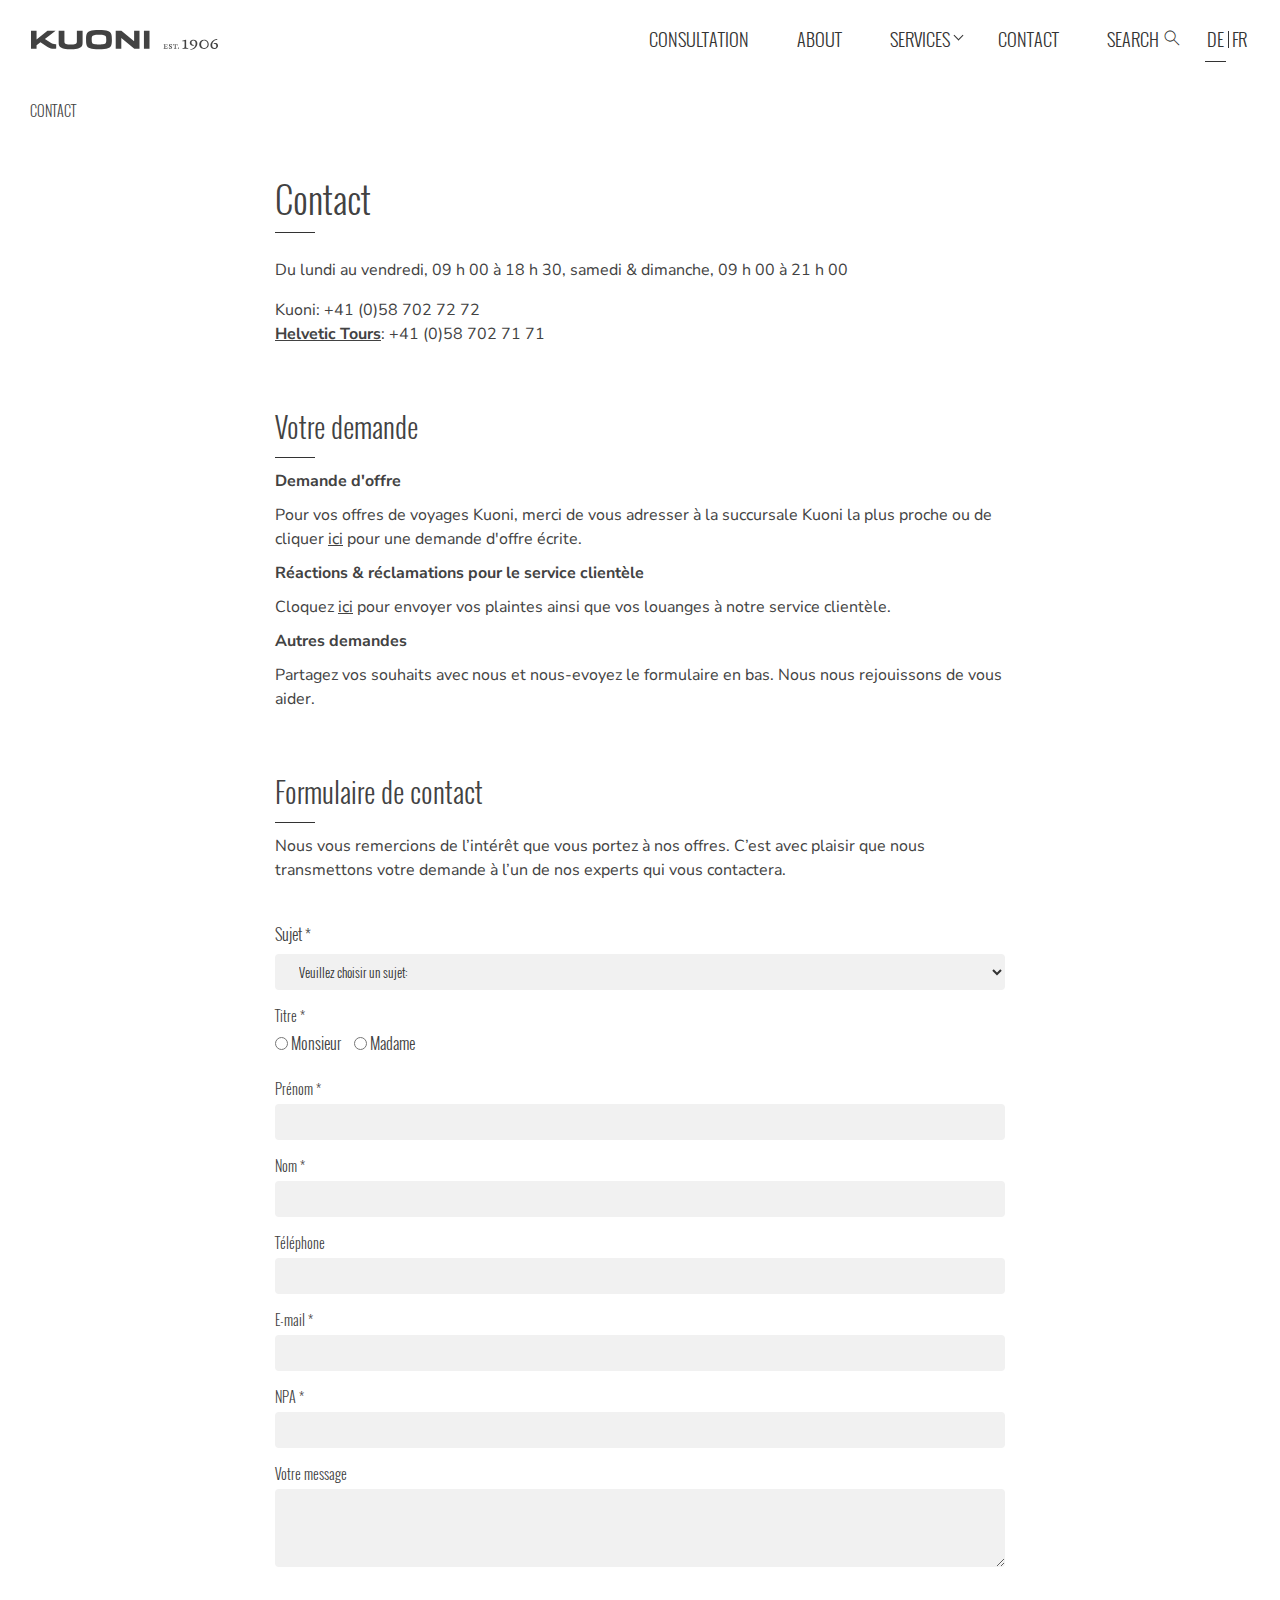
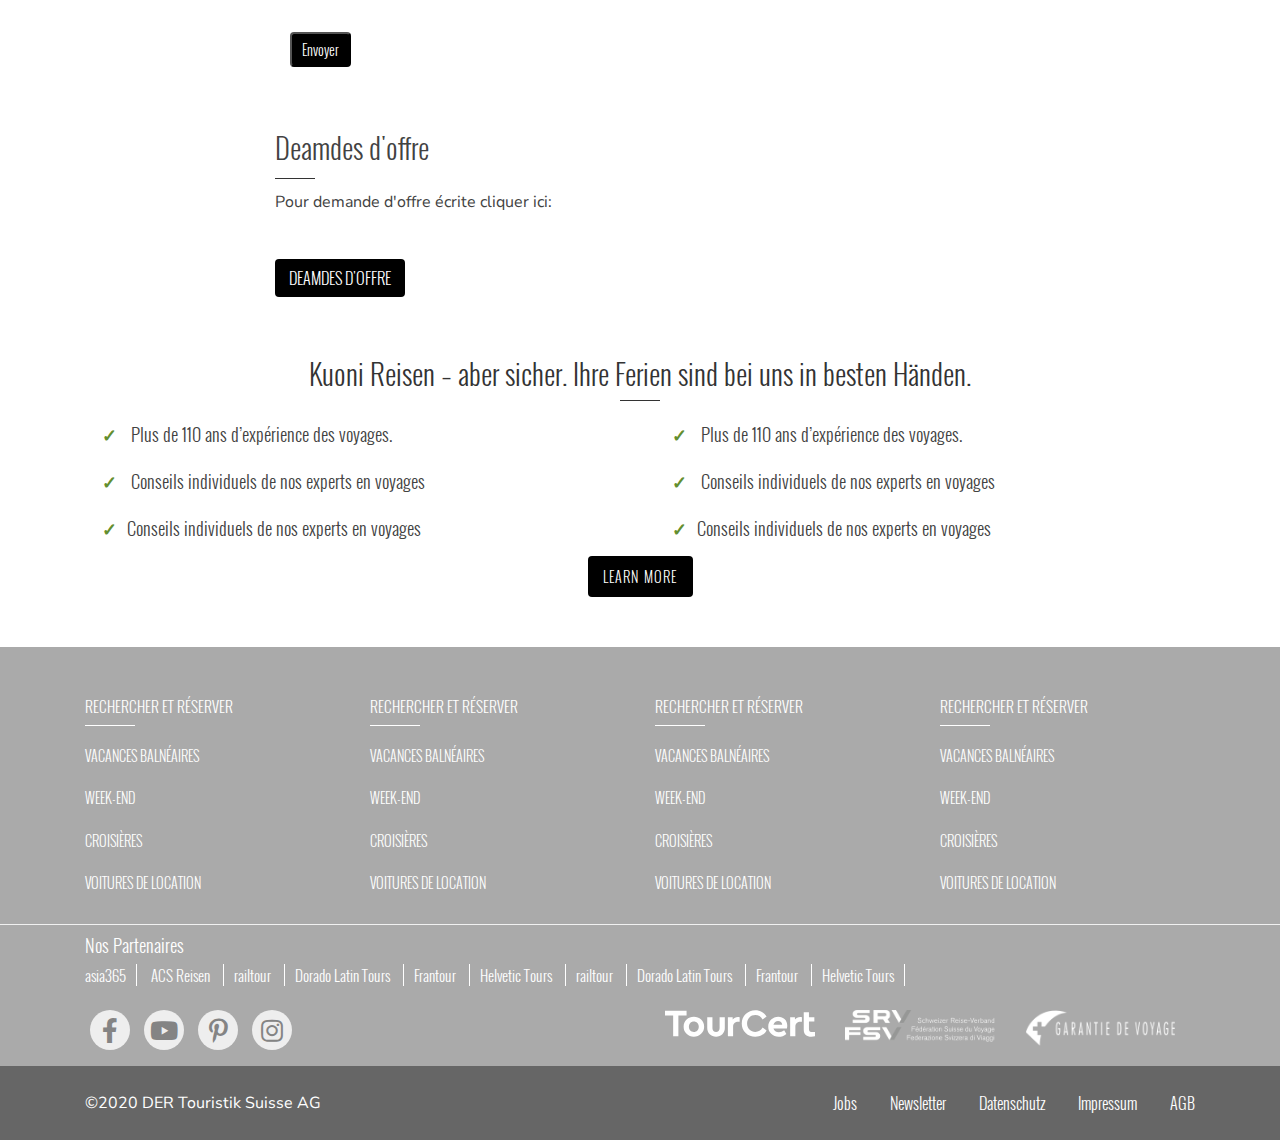
<file: contact.html>
<html lang="">
  <head>
    <meta charset="utf-8">
    <meta http-equiv="X-UA-Compatible" content="IE=edge">
    <meta name="viewport" content="width=device-width, initial-scale=1">
    <title>Contact</title>

    <link rel="stylesheet" href="https://cdnjs.cloudflare.com/ajax/libs/twitter-bootstrap/4.3.1/css/bootstrap.min.css">
    <link rel="stylesheet" href="https://cdnjs.cloudflare.com/ajax/libs/font-awesome/5.11.2/css/all.min.css">
    <link rel="stylesheet" type="text/css" href="js/owl-carousel/owl.carousel.min.css">
    <link rel="stylesheet" type="text/css" href="js/owl-carousel/owl.theme.default.min.css">
    <link href="https://fonts.googleapis.com/css?family=Nunito+Sans&display=swap" rel="stylesheet">
    <link rel="stylesheet" type="text/css" href="css/fontfam.css">
    <link rel="stylesheet" type="text/css" href="css/style.css">
    <link rel="stylesheet" type="text/css" href="css/responsive/style_res.css">
    <link rel="stylesheet" type="text/css" href="css/contact.css">
  </head>
  <body>
    <header>
        <section class="wrapper_header menu">
            <nav class="navbar navbar-expand-lg static-top">
                <div class="container-fluid">
                    <a class="#" href="index.html" title="">
                        <img src="img/img_lo/kuoni-logo.svg" alt="">
                    </a>
                    <button class="navbar-toggler" type="button" data-toggle="collapse" data-target="#navbarResponsive" aria-controls="navbarResponsive" aria-expanded="false" aria-label="Toggle navigation">
                        <span class="navbar-toggler-icon"></span>
                      </button>
                    <div class="collapse navbar-collapse" id="navbarResponsive">
                        <ul class="navbar-nav ml-auto">
                            <li class="nav-item active">
                                <a class="nav-link" href="#">CONSULTATION
                                  <span class="sr-only">(current)</span>
                                </a>
                            </li>
                            <li class="nav-item">
                                <a class="nav-link" href="about_us.html">About</a>
                            </li>
                            <li class="nav-item">
                                <a class="nav-link" href="#">Services <span class="icon_down"></span></a>
                                <ul class="menu_drop_down">
                                    <li><a href="" title="">Demo</a></li>
                                    <li><a href="" title="">Demo 1</a></li>
                                    <li><a href="" title="">Demo 2</a></li>
                                    <li><a href="" title="">Demo 3</a></li>
                                </ul>
                            </li>
                            <li class="nav-item">
                                <a class="nav-link" href="contact.html">Contact</a>
                            </li>
                            <li class="nav-item">
                                <a href="#" class="search-toggle nav-link" data-selector="#header-1">Search <i class="ki ki-search"></i></a>
                                <div class="searchheader">
                                    <div class="search-box wow fadeInDownp">
                                        <form action="" class="">
                                            <input type="text" class="text search-input" placeholder="Wonach suchen Sie?" />
                                            <span><button><i class="ki ki-search"></i></button></span>

                                        </form>

                                    </div>
                                </div>
                            </li>
                            <li class="nav-item langue">
                                <ul>
                                    <li><a href="" class="nav-link active" title="">de</a></li>
                                    <li><a href="" class="nav-link" title="">fr</a></li>
                                </ul>
                            </li>
                        </ul>
                    </div>
                </div>
            </nav>
        </section>
    </header>
    <main>
      <div class="wrapper_header section_contact">
          <div class="container-fluid">
            <div class="col-md-12">
              <div class="link_contact">
                <a href="" title="">Contact</a>
              </div>
            </div>
          </div>
      </div>
      <section class="form_main">
        <div class="container">
          <div class="row">
            <div class="col-lg-8 wraper_main">
              <div class="main_form">
                <h1>Contact</h1>
                <p class="text-left">Du lundi au vendredi, 09 h 00 à 18 h 30, samedi & dimanche, 09 h 00 à 21 h 00</p>
                <p class="text-left">
                  Kuoni: +41 (0)58 702 72 72 <br>
                  <a href="" title="">Helvetic Tours</a>: +41 (0)58 702 71 71
                </p>
                <div class="voitre">
                  <h2>Votre demande</h2>
                  <p><strong>Demande d'offre</strong></p>
                  <p>Pour vos offres de voyages Kuoni, merci de vous adresser à la succursale Kuoni la plus proche ou de cliquer <a href="" title="">ici</a> pour une demande d'offre écrite.</p>
                  <p><strong>
                    Réactions & réclamations pour le service clientèle
                  </strong></p>
                  <p>Cloquez <a href="" title="">ici</a> pour envoyer vos plaintes ainsi que vos louanges à notre service clientèle.</p>
                  <p><strong>
                    Autres demandes
                  </strong></p>
                  <p>Partagez vos souhaits avec nous et nous-evoyez le formulaire en bas. Nous nous rejouissons de vous aider.</p>
                </div>
                <div class="formul">
                  <h2>Formulaire de contact</h2>
                  <p>Nous vous remercions de l’intérêt que vous portez à nos offres. C’est avec plaisir que nous transmettons votre demande à l’un de nos experts qui vous contactera.</p>
                </div>
                <div class="form">
                  <form action="#" method="post">
                    <div class="form-group">
                      <label for="name">Sujet *</label><br>
                      <select>
                        <option>Veuillez choisir un sujet:</option>
                        <option>Marketing</option>
                        <option>Feedback pour le site Internet</option>
                        <option>Demande d'offre</option>
                      </select>
                    </div>
                  
                    <div class="form-group">
                      <label class="text_name">Titre *</label><br>
                  
                      <input type="radio" name="radio-choice" id="radio-choice-1" tabindex="2" value="choice-1" required="required" />
                      <label for="radio-choice-1"> Monsieur </label>
                  
                      <input type="radio" required="required" name="radio-choice" id="radio-choice-2" tabindex="3" value="choice-2" />
                      <label for="radio-choice-2"> Madame </label>
                    </div>
                  
                    <div class="form-group">
                      <label for="select-choice" class="text_name">Prénom *</label><br>
                      <input type="text" name="" class=" form-control">
                    </div>
                    
                    <div class="form-group">
                      <label for="textarea" class="text_name">Nom *</label><br>
                      <input type="text" name="" class=" form-control">
                    </div>
                    
                    <div class="form-group">
                      <label for="checkbox" class="text_name">Téléphone</label><br>
                      <input type="text" name="" id="" class=" form-control" />
                    </div>
                    <div class="form-group">
                      <label for="checkbox" class="text_name">E-mail *</label><br>
                      <input type="email" name="email" id="" class=" form-control" />
                    </div>
                    <div class="form-group">
                      <label for="checkbox" class="text_name">NPA *</label><br>
                      <input type="text" name="" id="" class=" form-control" />
                    </div>
                     <div class="form-group">
                      <label for="checkbox" class="text_name">Votre message</label> <br>
                      <textarea rows="2" class=" form-control"></textarea>
                    </div>
                    
                    <div class="form-group">
                      <button type="submit">Envoyer</button>
                    </div>
                  </form>
                </div>
                <div class="demandes">
                  <h2>Deamdes d'offre</h2>
                  <p>Pour demande d'offre écrite cliquer ici:</p>
                  <a href="" title="">Deamdes d'offre</a>
                </div>
              </div>
            </div>
          </div>
        </div>
      </section>
    </main>
    <footer id="footer">
        <section id="usp-container">
            <div class="usp-container">
                <div class="container">
                    <div class="row justify-content-center">
                        <div class="col-lg-10 col-xs-10 col-12">
                            <div class="about">
                                <div class="tt">
                                    <h2 class="text-center">
                                        Kuoni Reisen – aber sicher. Ihre Ferien sind bei uns in besten Händen.
                                    </h2>

                                </div>
                            </div>
                        </div>
                        <div class="col-lg-12 list-voygaes">
                            <div class="row justify-content-center">
                                <div class="col-lg-6">
                                    <ul>
                                        <li>
                                            Plus de 110 ans d’expérience des voyages.
                                        </li>
                                        <li>
                                            Conseils individuels de nos experts en voyages
                                        </li>
                                        <li>Conseils individuels de nos experts en voyages</li>
                                    </ul>
                                </div>
                                <div class="col-lg-6">
                                    <ul>
                                        <li>
                                            Plus de 110 ans d’expérience des voyages.
                                        </li>
                                        <li>
                                            Conseils individuels de nos experts en voyages
                                        </li>
                                        <li>Conseils individuels de nos experts en voyages</li>
                                    </ul>
                                </div>
                                <div class="tourlestype">
                                    <a href="" title="">Learn more</a>
                                </div>
                            </div>

                        </div>
                    </div>
                </div>
            </div>
        </section>
        <div class="footernav">
            <div class="container">
                <div class="row">
                    <div class="col-lg-3 col-md-6">
                        <h3 class="tt-footer">
                            <a href="#">
                            Rechercher et Réserver
                           </a>
                        </h3>
                        <ul>
                            <li class="list-footer">
                                <a href="#">
                                    Vacances balnéaires
                                </a>
                            </li>
                            <li class="list-footer">
                                <a href="#">
                                    Week-End
                                </a>
                            </li>
                            <li class="list-footer">
                                <a href="#">
                                    Croisières
                                </a>
                            </li>
                            <li class="list-footer">
                                <a href="#">
                                    Voitures de location
                                </a>
                            </li>
                        </ul>
                    </div>
                    <div class="col-lg-3 col-md-6">
                        <h3 class="tt-footer">
                            <a href="#">
                            Rechercher et Réserver
                           </a>
                        </h3>
                        <ul>
                            <li class="list-footer">
                                <a href="#">
                                    Vacances balnéaires
                                </a>
                            </li>
                            <li class="list-footer">
                                <a href="#">
                                    Week-End
                                </a>
                            </li>
                            <li class="list-footer">
                                <a href="#">
                                    Croisières
                                </a>
                            </li>
                            <li class="list-footer">
                                <a href="#">
                                    Voitures de location
                                </a>
                            </li>
                        </ul>
                    </div>
                    <div class="col-lg-3 col-md-6">
                        <h3 class="tt-footer">
                            <a href="#">
                            Rechercher et Réserver
                           </a>
                        </h3>
                        <ul>
                            <li class="list-footer">
                                <a href="#">
                                    Vacances balnéaires
                                </a>
                            </li>
                            <li class="list-footer">
                                <a href="#">
                                    Week-End
                                </a>
                            </li>
                            <li class="list-footer">
                                <a href="#">
                                    Croisières
                                </a>
                            </li>
                            <li class="list-footer">
                                <a href="#">
                                    Voitures de location
                                </a>
                            </li>
                        </ul>
                    </div>
                    <div class="col-lg-3 col-md-6">
                        <h3 class="tt-footer">
                            <a href="#">
                            Rechercher et Réserver
                           </a>
                        </h3>
                        <ul>
                            <li class="list-footer">
                                <a href="#">
                                    Vacances balnéaires
                                </a>
                            </li>
                            <li class="list-footer">
                                <a href="#">
                                    Week-End
                                </a>
                            </li>
                            <li class="list-footer">
                                <a href="#">
                                    Croisières
                                </a>
                            </li>
                            <li class="list-footer">
                                <a href="#">
                                    Voitures de location
                                </a>
                            </li>
                        </ul>
                    </div>
                </div>
            </div>
        </div>
        <div class="footerend">
            <div class="container">
                <div class="row">
                    <div class="col-12">
                        <div class="wrap_for">
                            <h2 class="partner-header">
                                Nos Partenaires
                            </h2>
                            <a class="linkfooterend link_first" href="#">asia365</a>
                            <a class="linkfooterend" href="#">ACS Reisen </a>
                            <a class="linkfooterend" href="#">railtour </a>
                            <a class="linkfooterend" href="#">Dorado Latin Tours </a>
                            <a class="linkfooterend" href="#">Frantour </a>
                            <a class="linkfooterend" href="#">Helvetic Tours </a>
                            <a class="linkfooterend" href="#">railtour </a>
                            <a class="linkfooterend" href="#">Dorado Latin Tours </a>
                            <a class="linkfooterend" href="#">Frantour </a>
                            <a class="linkfooterend" href="#">Helvetic Tours </a>
                        </div>
                    </div>
                    <div class="col-lg-6 col-md-12">
                        <div class="icon-footer">
                            <a href="#"><i class="fab fa-facebook-f" style="padding-left: ;"></i></a>
                            <a href="#"> <i class="fab fa-youtube"></i></a>
                            <a href="#"> <i class="fab fa-pinterest-p"></i></a>
                            <a href="#"><i class="fab fa-instagram"></i></a>
                        </div>
                    </div>
                    <div class="col-lg-6 col-md-12 svg_img">
                        <a class="img-footer" href="#"><img src="img/img_lo/tourcert.svg" alt=""></a>
                        <a class="img-footer" href="#"><img src="img/img_lo/srv.png" alt=""></a>
                        <a class="img-footer" href="#"><img src="img/img_lo/logo-reisegarantie-fr.png" alt=""></a>
                    </div>
                </div>
            </div>
        </div>
        <section class="footer_last">
            <div class="container">
                <p class="copy_right">
                    <span>&copy;2020</span> <a href="" title="">DER Touristik Suisse AG</a>
                </p>
                <ul>
                    <li><a href="" title="" title="">Jobs</a></li>
                    <li><a href="" title="" title="">Newsletter</a></li>
                    <li><a href="" title="" title="">Datenschutz</a></li>
                    <li><a href="" title="" title="">Impressum</a></li>
                    <li><a href="" title="" title="">AGB</a></li>
                </ul>
            </div>
        </section>
    </footer>












     <script src="https://ajax.googleapis.com/ajax/libs/jquery/3.4.1/jquery.min.js"></script>
    <script src="https://cdnjs.cloudflare.com/ajax/libs/twitter-bootstrap/4.3.1/js/bootstrap.min.js"></script>
    <script type="text/javascript" src="js/owl-carousel/owl.carousel.min.js"></script>
    <script type="text/javascript" src="js/effect.js"></script>
    <script type="text/javascript" src="js/slide.js"></script>
    <script type="text/javascript">
    </script>
  </body>
</html>
</file>
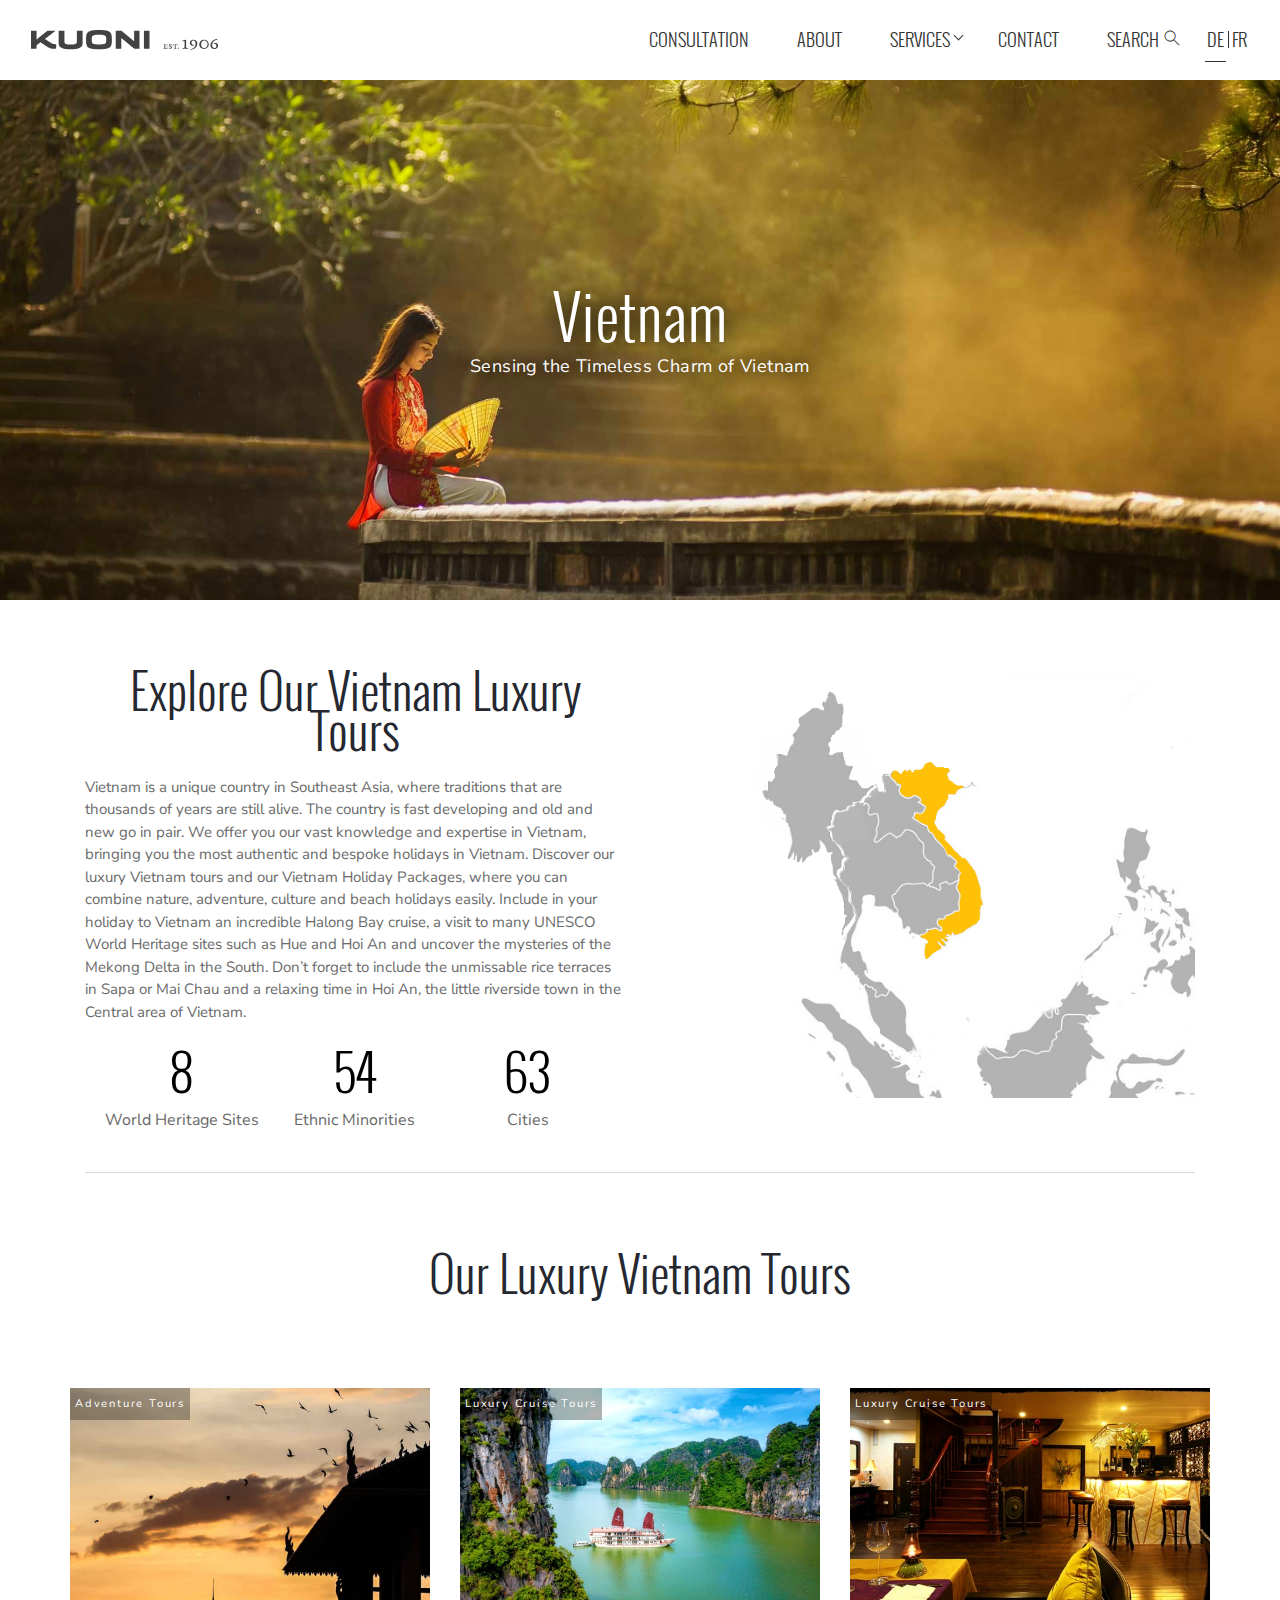
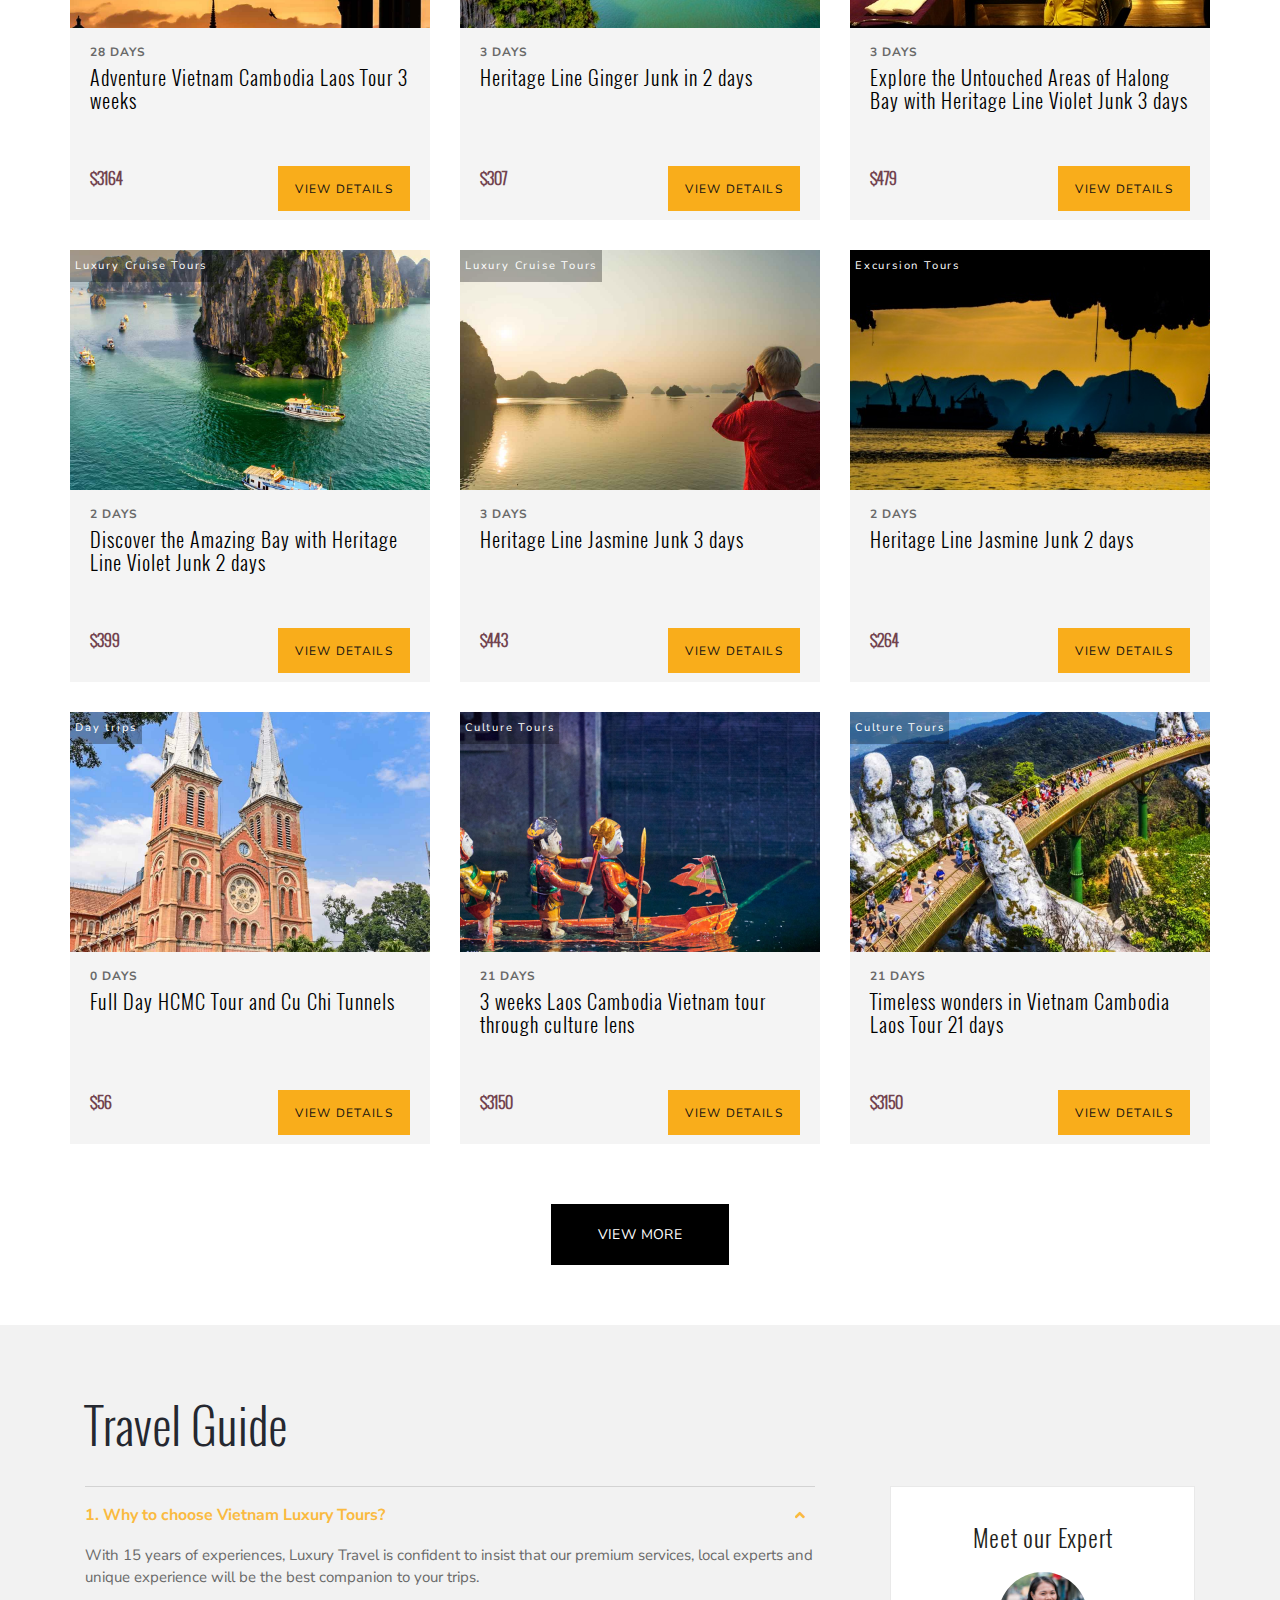
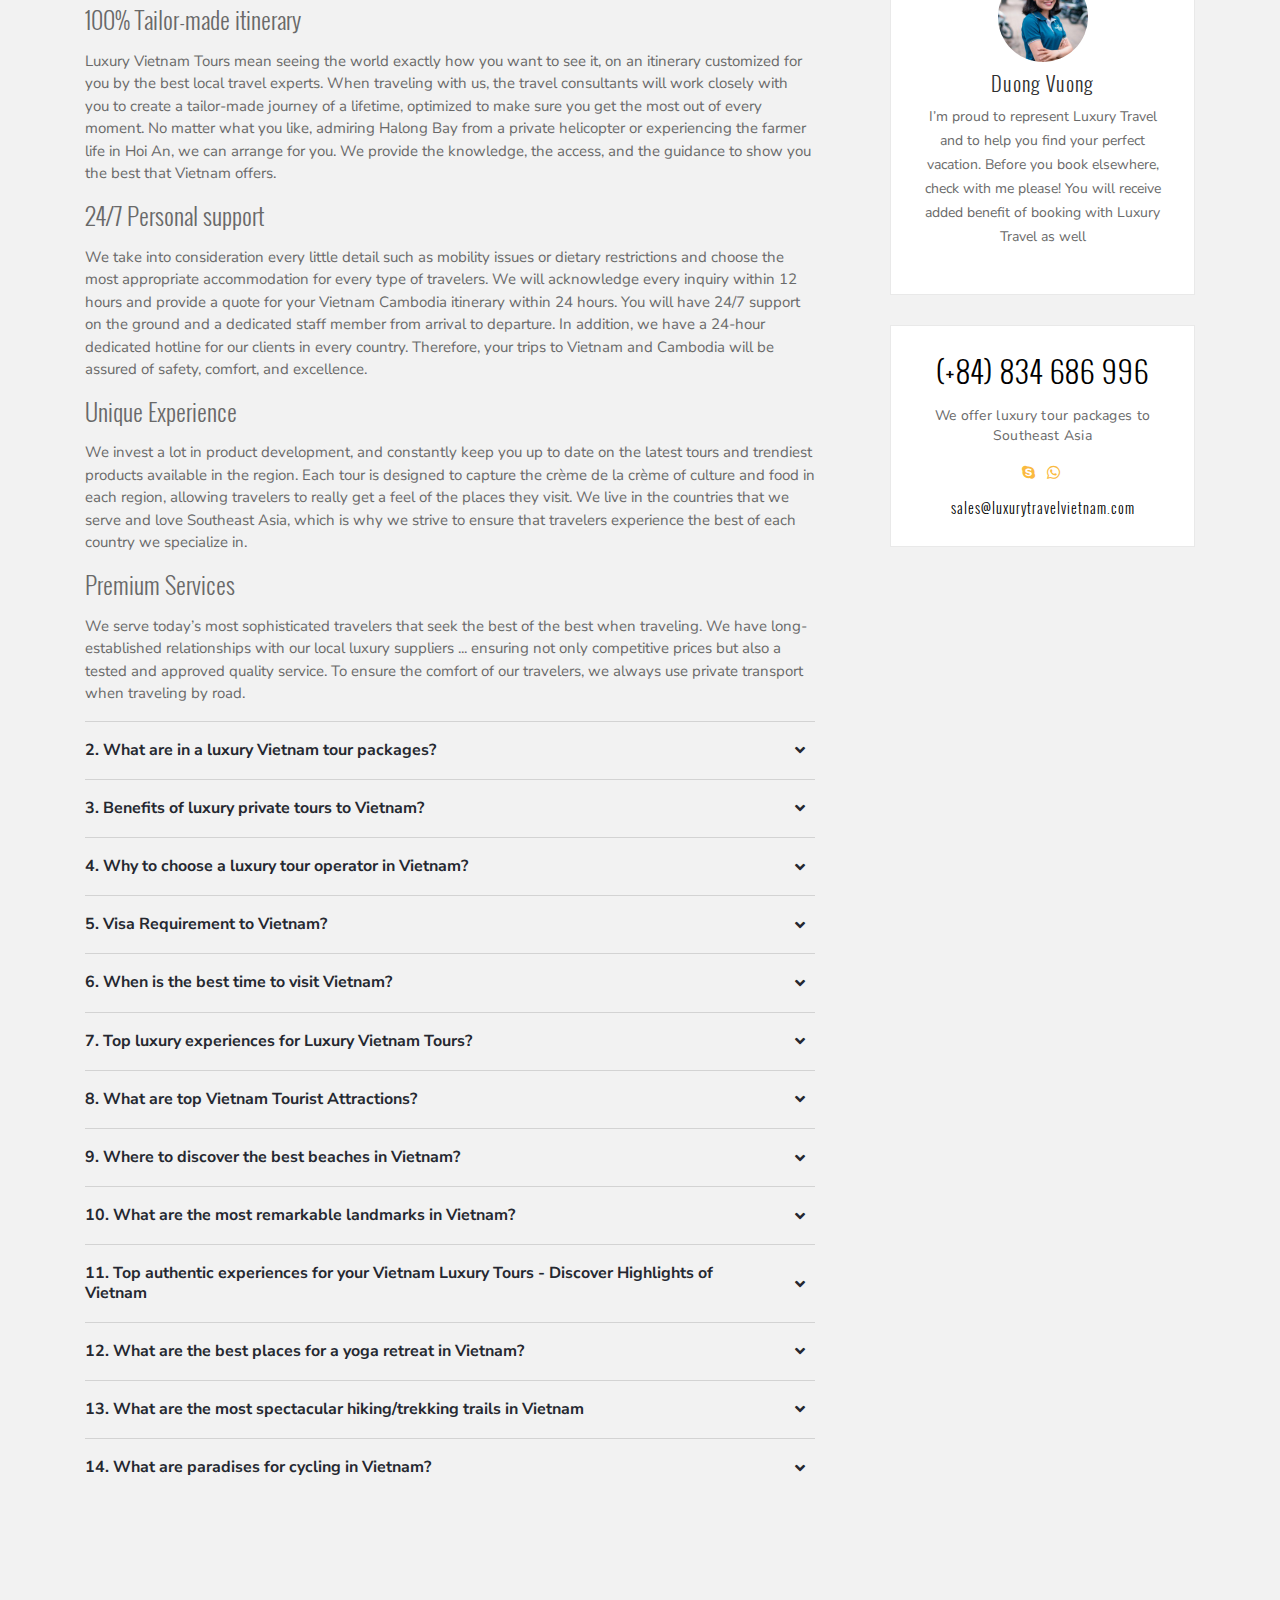
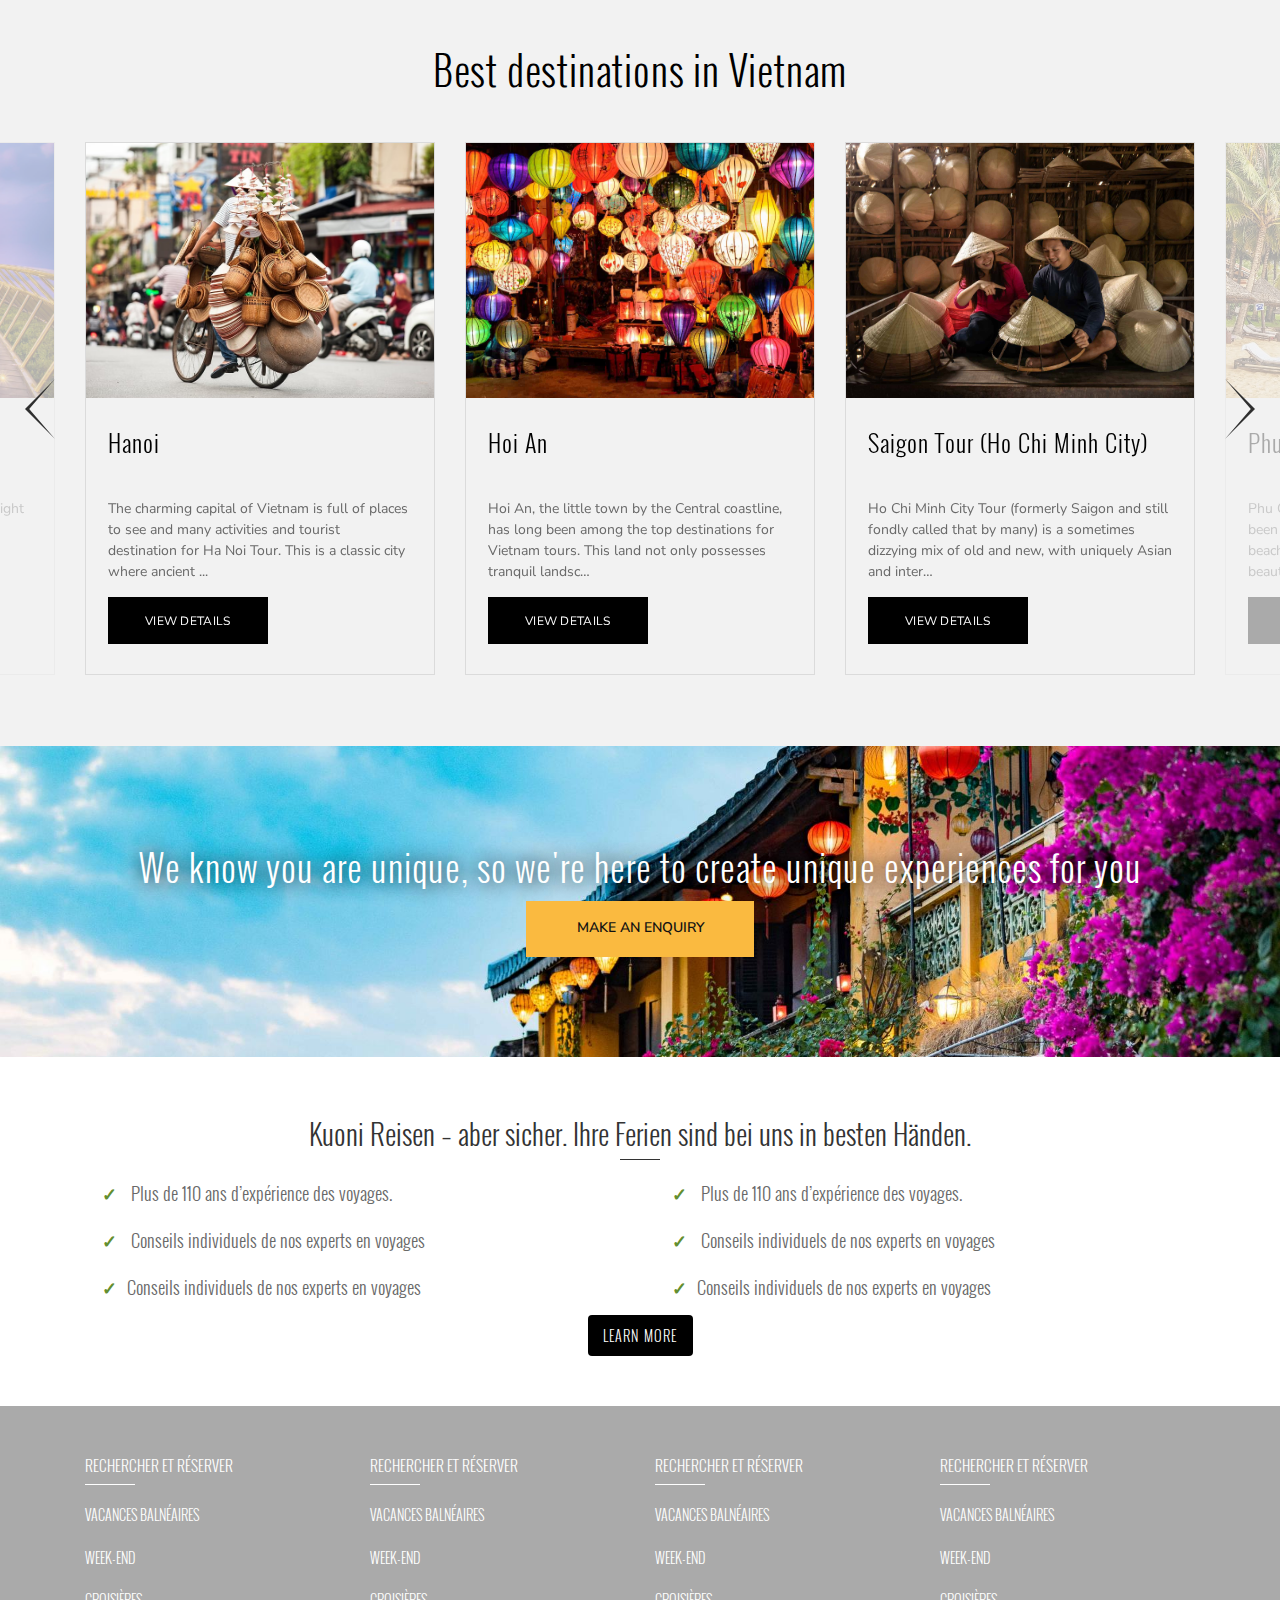
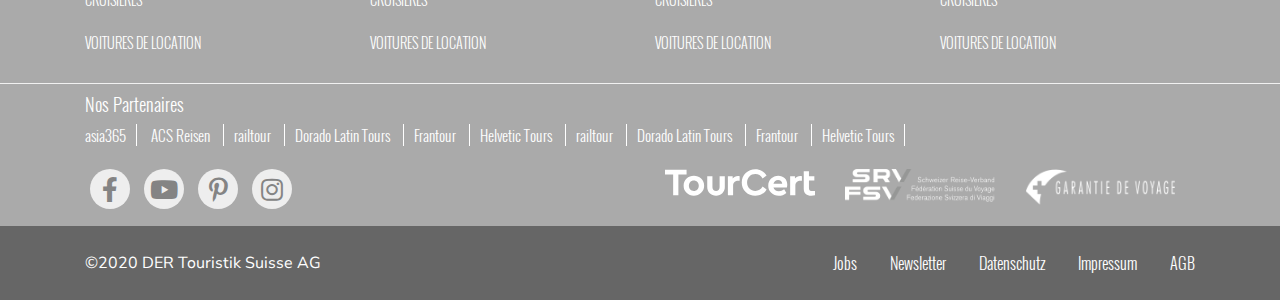
<file: place.html>
<html lang="">
  <head>
    <meta charset="utf-8">
    <meta http-equiv="X-UA-Compatible" content="IE=edge">
    <meta name="viewport" content="width=device-width, initial-scale=1">
    <title>place</title>

    <link rel="stylesheet" href="https://cdnjs.cloudflare.com/ajax/libs/twitter-bootstrap/4.3.1/css/bootstrap.min.css">
    <link rel="stylesheet" href="https://cdnjs.cloudflare.com/ajax/libs/font-awesome/5.11.2/css/all.min.css">
    <link rel="stylesheet" type="text/css" href="js/owl-carousel/owl.carousel.min.css">
    <link rel="stylesheet" type="text/css" href="js/owl-carousel/owl.theme.default.min.css">
    <link href="https://fonts.googleapis.com/css?family=Nunito+Sans&display=swap" rel="stylesheet">
    <link rel="stylesheet" type="text/css" href="css/fontfam.css">
    <link rel="stylesheet" type="text/css" href="css/style.css">
    <link rel="stylesheet" type="text/css" href="css/responsive/style_res.css">
  </head>
  <body>
    <header>
        <section class="wrapper_header menu">
            <nav class="navbar navbar-expand-lg static-top">
                <div class="container-fluid">
                    <a class="#" href="index.html">
                        <img src="img/img_lo/kuoni-logo.svg" alt="">
                    </a>
                    <button class="navbar-toggler" type="button" data-toggle="collapse" data-target="#navbarResponsive" aria-controls="navbarResponsive" aria-expanded="false" aria-label="Toggle navigation">
                        <span class="navbar-toggler-icon"></span>
                      </button>
                    <div class="collapse navbar-collapse" id="navbarResponsive">
                        <ul class="navbar-nav ml-auto">
                            <li class="nav-item active">
                                <a class="nav-link" href="#">CONSULTATION
                                  <span class="sr-only">(current)</span>
                                </a>
                            </li>
                            <li class="nav-item">
                                <a class="nav-link" href="about_us.html">About</a>
                            </li>
                            <li class="nav-item">
                                <a class="nav-link" href="#">Services <span class="icon_down"></span></a>
                                <ul class="menu_drop_down">
                                    <li><a href="" title="">Demo</a></li>
                                    <li><a href="" title="">Demo 1</a></li>
                                    <li><a href="" title="">Demo 2</a></li>
                                    <li><a href="" title="">Demo 3</a></li>
                                </ul>
                            </li>
                            <li class="nav-item">
                                <a class="nav-link" href="contact.html">Contact</a>
                            </li>
                            <li class="nav-item">
                                <a href="#" class="search-toggle nav-link" data-selector="#header-1">Search <i class="ki ki-search"></i></a>
                                <div class="searchheader">
                                    <div class="search-box wow fadeInDownp">
                                        <form action="" class="">
                                            <input type="text" class="text search-input" placeholder="Wonach suchen Sie?" />
                                            <span><button><i class="ki ki-search"></i></button></span>

                                        </form>

                                    </div>
                                </div>
                            </li>
                            <li class="nav-item langue">
                                <ul>
                                    <li><a href="" class="nav-link active" title="">de</a></li>
                                    <li><a href="" class="nav-link" title="">fr</a></li>
                                </ul>
                            </li>
                        </ul>
                    </div>
                </div>
            </nav>
        </section>
    </header>
    <section class="banner_main">
        <img src="img/img_lo/banner-1.jpg">
        <div class="title_banner_main">
            <h1>Vietnam</h1>
            <p>Sensing the Timeless Charm of Vietnam</p>
        </div>
    </section>
    <section class="exploreOur">
        <div class="container">
            <div class="rapper_explo">
                <div class="row">
                    <div class="col-lg-6">
                       <div class="raper_left">
                           <h2>Explore Our Vietnam Luxury Tours</h2>
                           <div class="content_rap">
                           <p>Vietnam is a unique country in Southeast Asia, where traditions that are thousands of years are still alive. The country is fast developing and old and new go in pair. We offer you our vast knowledge and expertise in Vietnam, bringing you the most authentic and bespoke holidays in Vietnam. Discover our luxury Vietnam tours and our Vietnam Holiday Packages, where you can combine nature, adventure, culture and beach holidays easily. Include in your holiday to Vietnam an incredible Halong Bay cruise, a visit to many UNESCO World Heritage sites such as Hue and Hoi An and uncover the mysteries of the Mekong Delta in the South. Don’t forget to include the unmissable rice terraces in Sapa or Mai Chau and a relaxing time in Hoi An, the little riverside town in the Central area of Vietnam.</p>
                               <div class="number_rap">
                                   <div class="item_rap">
                                       <span class="num">8</span>
                                       <p>World Heritage Sites</p>
                                   </div>
                                   <div class="item_rap">
                                       <span class="num">54</span>
                                       <p>Ethnic Minorities</p>
                                   </div>
                                   <div class="item_rap">
                                       <span class="num">63</span>
                                       <p>Cities</p>
                                   </div>
                                   
                               </div>
                           </div>
                       </div>
                    </div>
                    <div class="col-lg-6">
                        <div class="img_explo_ri">
                            <img src="img/img_lo/v1.png">
                        </div>
                    </div>
                </div>
            </div>
        </div>
    </section>
    <section class="our_lux">
        <div class="container">
            <div class="row">
                <div class="title_our">
                    <h2 class="text-center">Our Luxury Vietnam Tours</h2>
                </div>
                <div class="wrap_our_lux">
                    <div class="row">
                        <div class="col-lg-4 col-md-6">
                            <div class="item_our">
                                <div class="img">
                                   <a href="" title="">
                                       <img src="img/our_lux/o1.jpg" alt="">
                                       <span>Adventure Tours</span>
                                   </a>
                               </div>
                               <div class="content_our">
                                   <p><span>28 days</span></p>
                                   <h3><a href="" title="">Adventure Vietnam Cambodia Laos Tour 3 weeks</a></h3>
                                   <div class="shop_cart">
                                       <div class="price">
                                           <span>$3164</span>
                                       </div>
                                       <a href="" title="">view details</a>
                                   </div>
                               </div> 
                            </div>
                        </div>
                        <div class="col-lg-4 col-md-6">
                            <div class="item_our"> 
                                <div class="img">
                                   <a href="" title="">
                                       <img src="img/our_lux/o2.jpg" alt="">
                                       <span>Luxury Cruise Tours</span>
                                   </a>
                                </div>
                                <div class="content_our">
                                   <p><span>3 DAYS</span></p>
                                   <h3><a href="" title="">Heritage Line Ginger Junk in 2 days</a></h3>
                                   <div class="shop_cart">
                                       <div class="price">
                                           <span>$307</span>
                                       </div>
                                       <a href="" title="">view details</a>
                                   </div>
                                </div>
                            </div>
                        </div>
                        <div class="col-lg-4 col-md-6">
                            <div class="item_our">
                                <div class="img">
                                   <a href="" title="">
                                       <img src="img/our_lux/o3.jpg" alt="">
                                       <span>Luxury Cruise Tours</span>
                                   </a>
                                </div>
                                <div class="content_our">
                                   <p><span>3 days</span></p>
                                   <h3><a href="" title="">Explore the Untouched Areas of Halong Bay with Heritage Line Violet Junk 3 days</a></h3>
                                   <div class="shop_cart">
                                       <div class="price">
                                           <span>$479</span>
                                       </div>
                                       <a href="" title="">view details</a>
                                   </div>
                                </div>
                            </div>
                        </div>
                        <div class="col-lg-4 col-md-6">
                            <div class="item_our">
                                <div class="img">
                                   <a href="" title="">
                                       <img src="img/our_lux/o4.jpg" alt="">
                                       <span>Luxury Cruise Tours</span>
                                   </a>
                                </div>
                                <div class="content_our">
                                   <p><span>2 days</span></p>
                                   <h3><a href="" title="">Discover the Amazing Bay with Heritage Line Violet Junk 2 days</a></h3>
                                   <div class="shop_cart">
                                       <div class="price">
                                           <span>$399</span>
                                       </div>
                                       <a href="" title="">view details</a>
                                   </div>
                                </div>
                            </div>
                        </div>
                        <div class="col-lg-4 col-md-6">
                            <div class="item_our">
                                <div class="img">
                                   <a href="" title="">
                                       <img src="img/our_lux/o5.jpg" alt="">
                                       <span>Luxury Cruise Tours</span>
                                   </a>
                                </div>
                                <div class="content_our">
                                   <p><span>3 days</span></p>
                                   <h3><a href="" title="">Heritage Line Jasmine Junk 3 days</a></h3>
                                   <div class="shop_cart">
                                       <div class="price">
                                           <span>$443</span>
                                       </div>
                                       <a href="" title="">view details</a>
                                   </div>
                                </div>
                            </div>
                        </div>
                        <div class="col-lg-4 col-md-6">
                            <div class="item_our">
                                <div class="img">
                                   <a href="" title="">
                                       <img src="img/our_lux/o6.jpg" alt="">
                                       <span>Excursion Tours</span>
                                   </a>
                                </div>
                                <div class="content_our">
                                   <p><span>2 days</span></p>
                                   <h3><a href="" title="">Heritage Line Jasmine Junk 2 days</a></h3>
                                   <div class="shop_cart">
                                       <div class="price">
                                           <span>$264</span>
                                       </div>
                                       <a href="" title="">view details</a>
                                   </div>
                                </div>
                            </div>
                        </div>
                        <div class="col-lg-4 col-md-6">
                            <div class="item_our">
                                <div class="img">
                                   <a href="" title="">
                                       <img src="img/our_lux/o7.jpg" alt="">
                                       <span>Day trips</span>
                                   </a>
                                </div>
                                <div class="content_our">
                                   <p><span>0 days</span></p>
                                   <h3><a href="" title="">Full Day HCMC Tour and Cu Chi Tunnels</a></h3>
                                   <div class="shop_cart">
                                       <div class="price">
                                           <span>$56</span>
                                       </div>
                                       <a href="" title="">view details</a>
                                   </div>
                                </div>
                            </div>
                        </div>
                        <div class="col-lg-4 col-md-6">
                            <div class="item_our">
                                <div class="img">
                                   <a href="" title="">
                                       <img src="img/our_lux/o8.jpg" alt="">
                                       <span>Culture Tours</span>
                                   </a>
                                </div>
                                <div class="content_our">
                                   <p><span>21 days</span></p>
                                   <h3><a href="" title="">3 weeks Laos Cambodia Vietnam tour through culture lens</a></h3>
                                   <div class="shop_cart">
                                       <div class="price">
                                           <span>$3150</span>
                                       </div>
                                       <a href="" title="">view details</a>
                                   </div>
                                </div>
                            </div>
                        </div>
                        <div class="col-lg-4 col-md-6">
                            <div class="item_our">
                                <div class="img">
                                   <a href="" title="">
                                       <img src="img/our_lux/o9.jpg" alt="">
                                       <span>Culture Tours</span>
                                   </a>
                                </div>
                                <div class="content_our">
                                   <p><span>21 days</span></p>
                                   <h3><a href="" title="">Timeless wonders in Vietnam Cambodia Laos Tour 21 days</a></h3>
                                   <div class="shop_cart">
                                       <div class="price">
                                           <span>$3150</span>
                                       </div>
                                       <a href="" title="">view details</a>
                                   </div>
                                </div>
                            </div>
                        </div>    
                    </div>
                </div>
                <span class="view_more"><a href="" title="">View More</a></span>
            </div>
        </div>
    </section>
    <section class="travel_guide">
        <div class="container">
            <div class="title_guide">
                <h2>Travel Guide</h2>
            </div>
            <div class="row">
                <div class="col-md-8">
                   <div class="gui_left">
                       <div class="accodion">
                           <div class="card_item show">
                               <h3 class="chosse setf">1. Why to choose Vietnam Luxury Tours?</h3>
                               <div class="accard">
                                   <div class="wra">
                                       <p>With 15 years of experiences, Luxury Travel is confident to insist that our premium services, local experts and unique experience will be the best companion to your trips.</p>
                                       <p><h4>100% Tailor-made itinerary </h4></p>
                                       <p>Luxury Vietnam Tours mean seeing the world exactly how you want to see it, on an itinerary customized for you by the best local travel experts. When traveling with us, the travel consultants will work closely with you to create a tailor-made journey of a lifetime, optimized to make sure you get the most out of every moment. No matter what you like, admiring Halong Bay from a private helicopter or experiencing the farmer life in Hoi An, we can arrange for you. We provide the knowledge, the access, and the guidance to show you the best that Vietnam offers. </p>
                                       <p><h4>24/7 Personal support </h4></p>
                                       <p>We take into consideration every little detail such as mobility issues or dietary restrictions and choose the most appropriate accommodation for every type of travelers. We will acknowledge every inquiry within 12 hours and provide a quote for your Vietnam Cambodia itinerary within 24 hours.  You will have 24/7 support on the ground and a dedicated staff member from arrival to departure. In addition, we have a 24-hour dedicated hotline for our clients in every country. Therefore, your trips to Vietnam and Cambodia will be assured of safety, comfort, and excellence. </p>
                                       <p><h4>Unique Experience</h4></p>
                                       <p>We invest a lot in product development, and constantly keep you up to date on the latest tours and trendiest products available in the region. Each tour is designed to capture the crème de la crème of culture and food in each region, allowing travelers to really get a feel of the places they visit. We live in the countries that we serve and love Southeast Asia, which is why we strive to ensure that travelers experience the best of each country we specialize in.</p>
                                       <p><h4>Premium Services</h4></p>
                                       <p>We serve today’s most sophisticated travelers that seek the best of the best when traveling. We have long-established relationships with our local luxury suppliers ... ensuring not only competitive prices but also a tested and approved quality service. To ensure the comfort of our travelers, we always use private transport when traveling by road.</p>
                                   </div>
                               </div>
                           </div>
                           <div class="card_item">
                               <h3 class="chosse">2. What are in a luxury Vietnam tour packages? </h3>
                               <div class="accard accard_show">
                                   <div class="wra">
                                       <p>With 15 years of experiences, Luxury Travel is confident to insist that our premium services, local experts and unique experience will be the best companion to your trips.</p>
                                       <p><h4>100% Tailor-made itinerary </h4></p>
                                       <p>Luxury Vietnam Tours mean seeing the world exactly how you want to see it, on an itinerary customized for you by the best local travel experts. When traveling with us, the travel consultants will work closely with you to create a tailor-made journey of a lifetime, optimized to make sure you get the most out of every moment. No matter what you like, admiring Halong Bay from a private helicopter or experiencing the farmer life in Hoi An, we can arrange for you. We provide the knowledge, the access, and the guidance to show you the best that Vietnam offers. </p>
                                       <p><h4>24/7 Personal support </h4></p>
                                       <p>We take into consideration every little detail such as mobility issues or dietary restrictions and choose the most appropriate accommodation for every type of travelers. We will acknowledge every inquiry within 12 hours and provide a quote for your Vietnam Cambodia itinerary within 24 hours.  You will have 24/7 support on the ground and a dedicated staff member from arrival to departure. In addition, we have a 24-hour dedicated hotline for our clients in every country. Therefore, your trips to Vietnam and Cambodia will be assured of safety, comfort, and excellence. </p>
                                       <p><h4>Unique Experience</h4></p>
                                       <p>We invest a lot in product development, and constantly keep you up to date on the latest tours and trendiest products available in the region. Each tour is designed to capture the crème de la crème of culture and food in each region, allowing travelers to really get a feel of the places they visit. We live in the countries that we serve and love Southeast Asia, which is why we strive to ensure that travelers experience the best of each country we specialize in.</p>
                                       <p><h4>Premium Services</h4></p>
                                       <p>We serve today’s most sophisticated travelers that seek the best of the best when traveling. We have long-established relationships with our local luxury suppliers ... ensuring not only competitive prices but also a tested and approved quality service. To ensure the comfort of our travelers, we always use private transport when traveling by road.</p>
                                   </div>
                               </div>
                           </div>
                           <div class="card_item">
                               <h3 class="chosse">3. Benefits of luxury private tours to Vietnam?</h3>
                               <div class="accard">
                                   <div class="wra">
                                       <p>With 15 years of experiences, Luxury Travel is confident to insist that our premium services, local experts and unique experience will be the best companion to your trips.</p>
                                       <p><h4>100% Tailor-made itinerary </h4></p>
                                       <p>Luxury Vietnam Tours mean seeing the world exactly how you want to see it, on an itinerary customized for you by the best local travel experts. When traveling with us, the travel consultants will work closely with you to create a tailor-made journey of a lifetime, optimized to make sure you get the most out of every moment. No matter what you like, admiring Halong Bay from a private helicopter or experiencing the farmer life in Hoi An, we can arrange for you. We provide the knowledge, the access, and the guidance to show you the best that Vietnam offers. </p>
                                       <p><h4>24/7 Personal support </h4></p>
                                       <p>We take into consideration every little detail such as mobility issues or dietary restrictions and choose the most appropriate accommodation for every type of travelers. We will acknowledge every inquiry within 12 hours and provide a quote for your Vietnam Cambodia itinerary within 24 hours.  You will have 24/7 support on the ground and a dedicated staff member from arrival to departure. In addition, we have a 24-hour dedicated hotline for our clients in every country. Therefore, your trips to Vietnam and Cambodia will be assured of safety, comfort, and excellence. </p>
                                       <p><h4>Unique Experience</h4></p>
                                       <p>We invest a lot in product development, and constantly keep you up to date on the latest tours and trendiest products available in the region. Each tour is designed to capture the crème de la crème of culture and food in each region, allowing travelers to really get a feel of the places they visit. We live in the countries that we serve and love Southeast Asia, which is why we strive to ensure that travelers experience the best of each country we specialize in.</p>
                                       <p><h4>Premium Services</h4></p>
                                       <p>We serve today’s most sophisticated travelers that seek the best of the best when traveling. We have long-established relationships with our local luxury suppliers ... ensuring not only competitive prices but also a tested and approved quality service. To ensure the comfort of our travelers, we always use private transport when traveling by road.</p>
                                   </div>
                               </div>
                           </div>
                           <div class="card_item">
                               <h3 class="chosse">4. Why to choose a luxury tour operator in Vietnam? </h3>
                               <div class="accard accard_show">
                                   <div class="wra">
                                       <p>With 15 years of experiences, Luxury Travel is confident to insist that our premium services, local experts and unique experience will be the best companion to your trips.</p>
                                       <p><h4>100% Tailor-made itinerary </h4></p>
                                       <p>Luxury Vietnam Tours mean seeing the world exactly how you want to see it, on an itinerary customized for you by the best local travel experts. When traveling with us, the travel consultants will work closely with you to create a tailor-made journey of a lifetime, optimized to make sure you get the most out of every moment. No matter what you like, admiring Halong Bay from a private helicopter or experiencing the farmer life in Hoi An, we can arrange for you. We provide the knowledge, the access, and the guidance to show you the best that Vietnam offers. </p>
                                       <p><h4>24/7 Personal support </h4></p>
                                       <p>We take into consideration every little detail such as mobility issues or dietary restrictions and choose the most appropriate accommodation for every type of travelers. We will acknowledge every inquiry within 12 hours and provide a quote for your Vietnam Cambodia itinerary within 24 hours.  You will have 24/7 support on the ground and a dedicated staff member from arrival to departure. In addition, we have a 24-hour dedicated hotline for our clients in every country. Therefore, your trips to Vietnam and Cambodia will be assured of safety, comfort, and excellence. </p>
                                       <p><h4>Unique Experience</h4></p>
                                       <p>We invest a lot in product development, and constantly keep you up to date on the latest tours and trendiest products available in the region. Each tour is designed to capture the crème de la crème of culture and food in each region, allowing travelers to really get a feel of the places they visit. We live in the countries that we serve and love Southeast Asia, which is why we strive to ensure that travelers experience the best of each country we specialize in.</p>
                                       <p><h4>Premium Services</h4></p>
                                       <p>We serve today’s most sophisticated travelers that seek the best of the best when traveling. We have long-established relationships with our local luxury suppliers ... ensuring not only competitive prices but also a tested and approved quality service. To ensure the comfort of our travelers, we always use private transport when traveling by road.</p>
                                   </div>
                               </div>
                           </div>
                           <div class="card_item">
                               <h3 class="chosse">5. Visa Requirement to Vietnam?</h3>
                               <div class="accard">
                                   <div class="wra">
                                       <p>With 15 years of experiences, Luxury Travel is confident to insist that our premium services, local experts and unique experience will be the best companion to your trips.</p>
                                       <p><h4>100% Tailor-made itinerary </h4></p>
                                       <p>Luxury Vietnam Tours mean seeing the world exactly how you want to see it, on an itinerary customized for you by the best local travel experts. When traveling with us, the travel consultants will work closely with you to create a tailor-made journey of a lifetime, optimized to make sure you get the most out of every moment. No matter what you like, admiring Halong Bay from a private helicopter or experiencing the farmer life in Hoi An, we can arrange for you. We provide the knowledge, the access, and the guidance to show you the best that Vietnam offers. </p>
                                       <p><h4>24/7 Personal support </h4></p>
                                       <p>We take into consideration every little detail such as mobility issues or dietary restrictions and choose the most appropriate accommodation for every type of travelers. We will acknowledge every inquiry within 12 hours and provide a quote for your Vietnam Cambodia itinerary within 24 hours.  You will have 24/7 support on the ground and a dedicated staff member from arrival to departure. In addition, we have a 24-hour dedicated hotline for our clients in every country. Therefore, your trips to Vietnam and Cambodia will be assured of safety, comfort, and excellence. </p>
                                       <p><h4>Unique Experience</h4></p>
                                       <p>We invest a lot in product development, and constantly keep you up to date on the latest tours and trendiest products available in the region. Each tour is designed to capture the crème de la crème of culture and food in each region, allowing travelers to really get a feel of the places they visit. We live in the countries that we serve and love Southeast Asia, which is why we strive to ensure that travelers experience the best of each country we specialize in.</p>
                                       <p><h4>Premium Services</h4></p>
                                       <p>We serve today’s most sophisticated travelers that seek the best of the best when traveling. We have long-established relationships with our local luxury suppliers ... ensuring not only competitive prices but also a tested and approved quality service. To ensure the comfort of our travelers, we always use private transport when traveling by road.</p>
                                   </div>
                               </div>
                           </div>
                           <div class="card_item">
                               <h3 class="chosse">6. When is the best time to visit Vietnam? </h3>
                               <div class="accard accard_show">
                                   <div class="wra">
                                       <p>With 15 years of experiences, Luxury Travel is confident to insist that our premium services, local experts and unique experience will be the best companion to your trips.</p>
                                       <p><h4>100% Tailor-made itinerary </h4></p>
                                       <p>Luxury Vietnam Tours mean seeing the world exactly how you want to see it, on an itinerary customized for you by the best local travel experts. When traveling with us, the travel consultants will work closely with you to create a tailor-made journey of a lifetime, optimized to make sure you get the most out of every moment. No matter what you like, admiring Halong Bay from a private helicopter or experiencing the farmer life in Hoi An, we can arrange for you. We provide the knowledge, the access, and the guidance to show you the best that Vietnam offers. </p>
                                       <p><h4>24/7 Personal support </h4></p>
                                       <p>We take into consideration every little detail such as mobility issues or dietary restrictions and choose the most appropriate accommodation for every type of travelers. We will acknowledge every inquiry within 12 hours and provide a quote for your Vietnam Cambodia itinerary within 24 hours.  You will have 24/7 support on the ground and a dedicated staff member from arrival to departure. In addition, we have a 24-hour dedicated hotline for our clients in every country. Therefore, your trips to Vietnam and Cambodia will be assured of safety, comfort, and excellence. </p>
                                       <p><h4>Unique Experience</h4></p>
                                       <p>We invest a lot in product development, and constantly keep you up to date on the latest tours and trendiest products available in the region. Each tour is designed to capture the crème de la crème of culture and food in each region, allowing travelers to really get a feel of the places they visit. We live in the countries that we serve and love Southeast Asia, which is why we strive to ensure that travelers experience the best of each country we specialize in.</p>
                                       <p><h4>Premium Services</h4></p>
                                       <p>We serve today’s most sophisticated travelers that seek the best of the best when traveling. We have long-established relationships with our local luxury suppliers ... ensuring not only competitive prices but also a tested and approved quality service. To ensure the comfort of our travelers, we always use private transport when traveling by road.</p>
                                   </div>
                               </div>
                           </div>
                           <div class="card_item">
                               <h3 class="chosse">7. Top luxury experiences for Luxury Vietnam Tours?</h3>
                               <div class="accard">
                                   <div class="wra">
                                       <p>With 15 years of experiences, Luxury Travel is confident to insist that our premium services, local experts and unique experience will be the best companion to your trips.</p>
                                       <p><h4>100% Tailor-made itinerary </h4></p>
                                       <p>Luxury Vietnam Tours mean seeing the world exactly how you want to see it, on an itinerary customized for you by the best local travel experts. When traveling with us, the travel consultants will work closely with you to create a tailor-made journey of a lifetime, optimized to make sure you get the most out of every moment. No matter what you like, admiring Halong Bay from a private helicopter or experiencing the farmer life in Hoi An, we can arrange for you. We provide the knowledge, the access, and the guidance to show you the best that Vietnam offers. </p>
                                       <p><h4>24/7 Personal support </h4></p>
                                       <p>We take into consideration every little detail such as mobility issues or dietary restrictions and choose the most appropriate accommodation for every type of travelers. We will acknowledge every inquiry within 12 hours and provide a quote for your Vietnam Cambodia itinerary within 24 hours.  You will have 24/7 support on the ground and a dedicated staff member from arrival to departure. In addition, we have a 24-hour dedicated hotline for our clients in every country. Therefore, your trips to Vietnam and Cambodia will be assured of safety, comfort, and excellence. </p>
                                       <p><h4>Unique Experience</h4></p>
                                       <p>We invest a lot in product development, and constantly keep you up to date on the latest tours and trendiest products available in the region. Each tour is designed to capture the crème de la crème of culture and food in each region, allowing travelers to really get a feel of the places they visit. We live in the countries that we serve and love Southeast Asia, which is why we strive to ensure that travelers experience the best of each country we specialize in.</p>
                                       <p><h4>Premium Services</h4></p>
                                       <p>We serve today’s most sophisticated travelers that seek the best of the best when traveling. We have long-established relationships with our local luxury suppliers ... ensuring not only competitive prices but also a tested and approved quality service. To ensure the comfort of our travelers, we always use private transport when traveling by road.</p>
                                   </div>
                               </div>
                           </div>
                           <div class="card_item">
                               <h3 class="chosse">8. What are top Vietnam Tourist Attractions?</h3>
                               <div class="accard accard_show">
                                   <div class="wra">
                                       <p>With 15 years of experiences, Luxury Travel is confident to insist that our premium services, local experts and unique experience will be the best companion to your trips.</p>
                                       <p><h4>100% Tailor-made itinerary </h4></p>
                                       <p>Luxury Vietnam Tours mean seeing the world exactly how you want to see it, on an itinerary customized for you by the best local travel experts. When traveling with us, the travel consultants will work closely with you to create a tailor-made journey of a lifetime, optimized to make sure you get the most out of every moment. No matter what you like, admiring Halong Bay from a private helicopter or experiencing the farmer life in Hoi An, we can arrange for you. We provide the knowledge, the access, and the guidance to show you the best that Vietnam offers. </p>
                                       <p><h4>24/7 Personal support </h4></p>
                                       <p>We take into consideration every little detail such as mobility issues or dietary restrictions and choose the most appropriate accommodation for every type of travelers. We will acknowledge every inquiry within 12 hours and provide a quote for your Vietnam Cambodia itinerary within 24 hours.  You will have 24/7 support on the ground and a dedicated staff member from arrival to departure. In addition, we have a 24-hour dedicated hotline for our clients in every country. Therefore, your trips to Vietnam and Cambodia will be assured of safety, comfort, and excellence. </p>
                                       <p><h4>Unique Experience</h4></p>
                                       <p>We invest a lot in product development, and constantly keep you up to date on the latest tours and trendiest products available in the region. Each tour is designed to capture the crème de la crème of culture and food in each region, allowing travelers to really get a feel of the places they visit. We live in the countries that we serve and love Southeast Asia, which is why we strive to ensure that travelers experience the best of each country we specialize in.</p>
                                       <p><h4>Premium Services</h4></p>
                                       <p>We serve today’s most sophisticated travelers that seek the best of the best when traveling. We have long-established relationships with our local luxury suppliers ... ensuring not only competitive prices but also a tested and approved quality service. To ensure the comfort of our travelers, we always use private transport when traveling by road.</p>
                                   </div>
                               </div>
                           </div>
                           <div class="card_item">
                               <h3 class="chosse">9. Where to discover the best beaches in Vietnam?</h3>
                               <div class="accard accard_show">
                                   <div class="wra">
                                       <p>With 15 years of experiences, Luxury Travel is confident to insist that our premium services, local experts and unique experience will be the best companion to your trips.</p>
                                       <p><h4>100% Tailor-made itinerary </h4></p>
                                       <p>Luxury Vietnam Tours mean seeing the world exactly how you want to see it, on an itinerary customized for you by the best local travel experts. When traveling with us, the travel consultants will work closely with you to create a tailor-made journey of a lifetime, optimized to make sure you get the most out of every moment. No matter what you like, admiring Halong Bay from a private helicopter or experiencing the farmer life in Hoi An, we can arrange for you. We provide the knowledge, the access, and the guidance to show you the best that Vietnam offers. </p>
                                       <p><h4>24/7 Personal support </h4></p>
                                       <p>We take into consideration every little detail such as mobility issues or dietary restrictions and choose the most appropriate accommodation for every type of travelers. We will acknowledge every inquiry within 12 hours and provide a quote for your Vietnam Cambodia itinerary within 24 hours.  You will have 24/7 support on the ground and a dedicated staff member from arrival to departure. In addition, we have a 24-hour dedicated hotline for our clients in every country. Therefore, your trips to Vietnam and Cambodia will be assured of safety, comfort, and excellence. </p>
                                       <p><h4>Unique Experience</h4></p>
                                       <p>We invest a lot in product development, and constantly keep you up to date on the latest tours and trendiest products available in the region. Each tour is designed to capture the crème de la crème of culture and food in each region, allowing travelers to really get a feel of the places they visit. We live in the countries that we serve and love Southeast Asia, which is why we strive to ensure that travelers experience the best of each country we specialize in.</p>
                                       <p><h4>Premium Services</h4></p>
                                       <p>We serve today’s most sophisticated travelers that seek the best of the best when traveling. We have long-established relationships with our local luxury suppliers ... ensuring not only competitive prices but also a tested and approved quality service. To ensure the comfort of our travelers, we always use private transport when traveling by road.</p>
                                   </div>
                               </div>
                           </div>
                           <div class="card_item">
                               <h3 class="chosse">10. What are the most remarkable landmarks in Vietnam?</h3>
                               <div class="accard accard_show">
                                   <div class="wra">
                                       <p>With 15 years of experiences, Luxury Travel is confident to insist that our premium services, local experts and unique experience will be the best companion to your trips.</p>
                                       <p><h4>100% Tailor-made itinerary </h4></p>
                                       <p>Luxury Vietnam Tours mean seeing the world exactly how you want to see it, on an itinerary customized for you by the best local travel experts. When traveling with us, the travel consultants will work closely with you to create a tailor-made journey of a lifetime, optimized to make sure you get the most out of every moment. No matter what you like, admiring Halong Bay from a private helicopter or experiencing the farmer life in Hoi An, we can arrange for you. We provide the knowledge, the access, and the guidance to show you the best that Vietnam offers. </p>
                                       <p><h4>24/7 Personal support </h4></p>
                                       <p>We take into consideration every little detail such as mobility issues or dietary restrictions and choose the most appropriate accommodation for every type of travelers. We will acknowledge every inquiry within 12 hours and provide a quote for your Vietnam Cambodia itinerary within 24 hours.  You will have 24/7 support on the ground and a dedicated staff member from arrival to departure. In addition, we have a 24-hour dedicated hotline for our clients in every country. Therefore, your trips to Vietnam and Cambodia will be assured of safety, comfort, and excellence. </p>
                                       <p><h4>Unique Experience</h4></p>
                                       <p>We invest a lot in product development, and constantly keep you up to date on the latest tours and trendiest products available in the region. Each tour is designed to capture the crème de la crème of culture and food in each region, allowing travelers to really get a feel of the places they visit. We live in the countries that we serve and love Southeast Asia, which is why we strive to ensure that travelers experience the best of each country we specialize in.</p>
                                       <p><h4>Premium Services</h4></p>
                                       <p>We serve today’s most sophisticated travelers that seek the best of the best when traveling. We have long-established relationships with our local luxury suppliers ... ensuring not only competitive prices but also a tested and approved quality service. To ensure the comfort of our travelers, we always use private transport when traveling by road.</p>
                                   </div>
                               </div>
                           </div>
                            <div class="card_item">
                               <h3 class="chosse">11. Top authentic experiences for your Vietnam Luxury Tours - Discover Highlights of Vietnam</h3>
                               <div class="accard accard_show">
                                   <div class="wra">
                                       <p>With 15 years of experiences, Luxury Travel is confident to insist that our premium services, local experts and unique experience will be the best companion to your trips.</p>
                                       <p><h4>100% Tailor-made itinerary </h4></p>
                                       <p>Luxury Vietnam Tours mean seeing the world exactly how you want to see it, on an itinerary customized for you by the best local travel experts. When traveling with us, the travel consultants will work closely with you to create a tailor-made journey of a lifetime, optimized to make sure you get the most out of every moment. No matter what you like, admiring Halong Bay from a private helicopter or experiencing the farmer life in Hoi An, we can arrange for you. We provide the knowledge, the access, and the guidance to show you the best that Vietnam offers. </p>
                                       <p><h4>24/7 Personal support </h4></p>
                                       <p>We take into consideration every little detail such as mobility issues or dietary restrictions and choose the most appropriate accommodation for every type of travelers. We will acknowledge every inquiry within 12 hours and provide a quote for your Vietnam Cambodia itinerary within 24 hours.  You will have 24/7 support on the ground and a dedicated staff member from arrival to departure. In addition, we have a 24-hour dedicated hotline for our clients in every country. Therefore, your trips to Vietnam and Cambodia will be assured of safety, comfort, and excellence. </p>
                                       <p><h4>Unique Experience</h4></p>
                                       <p>We invest a lot in product development, and constantly keep you up to date on the latest tours and trendiest products available in the region. Each tour is designed to capture the crème de la crème of culture and food in each region, allowing travelers to really get a feel of the places they visit. We live in the countries that we serve and love Southeast Asia, which is why we strive to ensure that travelers experience the best of each country we specialize in.</p>
                                       <p><h4>Premium Services</h4></p>
                                       <p>We serve today’s most sophisticated travelers that seek the best of the best when traveling. We have long-established relationships with our local luxury suppliers ... ensuring not only competitive prices but also a tested and approved quality service. To ensure the comfort of our travelers, we always use private transport when traveling by road.</p>
                                   </div>
                               </div>
                           </div>
                           <div class="card_item">
                               <h3 class="chosse">12. What are the best places for a yoga retreat in Vietnam?</h3>
                               <div class="accard accard_show">
                                   <div class="wra">
                                       <p>With 15 years of experiences, Luxury Travel is confident to insist that our premium services, local experts and unique experience will be the best companion to your trips.</p>
                                       <p><h4>100% Tailor-made itinerary </h4></p>
                                       <p>Luxury Vietnam Tours mean seeing the world exactly how you want to see it, on an itinerary customized for you by the best local travel experts. When traveling with us, the travel consultants will work closely with you to create a tailor-made journey of a lifetime, optimized to make sure you get the most out of every moment. No matter what you like, admiring Halong Bay from a private helicopter or experiencing the farmer life in Hoi An, we can arrange for you. We provide the knowledge, the access, and the guidance to show you the best that Vietnam offers. </p>
                                       <p><h4>24/7 Personal support </h4></p>
                                       <p>We take into consideration every little detail such as mobility issues or dietary restrictions and choose the most appropriate accommodation for every type of travelers. We will acknowledge every inquiry within 12 hours and provide a quote for your Vietnam Cambodia itinerary within 24 hours.  You will have 24/7 support on the ground and a dedicated staff member from arrival to departure. In addition, we have a 24-hour dedicated hotline for our clients in every country. Therefore, your trips to Vietnam and Cambodia will be assured of safety, comfort, and excellence. </p>
                                       <p><h4>Unique Experience</h4></p>
                                       <p>We invest a lot in product development, and constantly keep you up to date on the latest tours and trendiest products available in the region. Each tour is designed to capture the crème de la crème of culture and food in each region, allowing travelers to really get a feel of the places they visit. We live in the countries that we serve and love Southeast Asia, which is why we strive to ensure that travelers experience the best of each country we specialize in.</p>
                                       <p><h4>Premium Services</h4></p>
                                       <p>We serve today’s most sophisticated travelers that seek the best of the best when traveling. We have long-established relationships with our local luxury suppliers ... ensuring not only competitive prices but also a tested and approved quality service. To ensure the comfort of our travelers, we always use private transport when traveling by road.</p>
                                   </div>
                               </div>
                           </div>
                            <div class="card_item">
                               <h3 class="chosse">13. What are the most spectacular hiking/trekking trails in Vietnam</h3>
                               <div class="accard accard_show">
                                   <div class="wra">
                                       <p>With 15 years of experiences, Luxury Travel is confident to insist that our premium services, local experts and unique experience will be the best companion to your trips.</p>
                                       <p><h4>100% Tailor-made itinerary </h4></p>
                                       <p>Luxury Vietnam Tours mean seeing the world exactly how you want to see it, on an itinerary customized for you by the best local travel experts. When traveling with us, the travel consultants will work closely with you to create a tailor-made journey of a lifetime, optimized to make sure you get the most out of every moment. No matter what you like, admiring Halong Bay from a private helicopter or experiencing the farmer life in Hoi An, we can arrange for you. We provide the knowledge, the access, and the guidance to show you the best that Vietnam offers. </p>
                                       <p><h4>24/7 Personal support </h4></p>
                                       <p>We take into consideration every little detail such as mobility issues or dietary restrictions and choose the most appropriate accommodation for every type of travelers. We will acknowledge every inquiry within 12 hours and provide a quote for your Vietnam Cambodia itinerary within 24 hours.  You will have 24/7 support on the ground and a dedicated staff member from arrival to departure. In addition, we have a 24-hour dedicated hotline for our clients in every country. Therefore, your trips to Vietnam and Cambodia will be assured of safety, comfort, and excellence. </p>
                                       <p><h4>Unique Experience</h4></p>
                                       <p>We invest a lot in product development, and constantly keep you up to date on the latest tours and trendiest products available in the region. Each tour is designed to capture the crème de la crème of culture and food in each region, allowing travelers to really get a feel of the places they visit. We live in the countries that we serve and love Southeast Asia, which is why we strive to ensure that travelers experience the best of each country we specialize in.</p>
                                       <p><h4>Premium Services</h4></p>
                                       <p>We serve today’s most sophisticated travelers that seek the best of the best when traveling. We have long-established relationships with our local luxury suppliers ... ensuring not only competitive prices but also a tested and approved quality service. To ensure the comfort of our travelers, we always use private transport when traveling by road.</p>
                                   </div>
                               </div>
                           </div>
                           <div class="card_item">
                               <h3 class="chosse">14. What are paradises for cycling in Vietnam?</h3>
                               <div class="accard accard_show">
                                   <div class="wra">
                                       <p>With 15 years of experiences, Luxury Travel is confident to insist that our premium services, local experts and unique experience will be the best companion to your trips.</p>
                                       <p><h4>100% Tailor-made itinerary </h4></p>
                                       <p>Luxury Vietnam Tours mean seeing the world exactly how you want to see it, on an itinerary customized for you by the best local travel experts. When traveling with us, the travel consultants will work closely with you to create a tailor-made journey of a lifetime, optimized to make sure you get the most out of every moment. No matter what you like, admiring Halong Bay from a private helicopter or experiencing the farmer life in Hoi An, we can arrange for you. We provide the knowledge, the access, and the guidance to show you the best that Vietnam offers. </p>
                                       <p><h4>24/7 Personal support </h4></p>
                                       <p>We take into consideration every little detail such as mobility issues or dietary restrictions and choose the most appropriate accommodation for every type of travelers. We will acknowledge every inquiry within 12 hours and provide a quote for your Vietnam Cambodia itinerary within 24 hours.  You will have 24/7 support on the ground and a dedicated staff member from arrival to departure. In addition, we have a 24-hour dedicated hotline for our clients in every country. Therefore, your trips to Vietnam and Cambodia will be assured of safety, comfort, and excellence. </p>
                                       <p><h4>Unique Experience</h4></p>
                                       <p>We invest a lot in product development, and constantly keep you up to date on the latest tours and trendiest products available in the region. Each tour is designed to capture the crème de la crème of culture and food in each region, allowing travelers to really get a feel of the places they visit. We live in the countries that we serve and love Southeast Asia, which is why we strive to ensure that travelers experience the best of each country we specialize in.</p>
                                       <p><h4>Premium Services</h4></p>
                                       <p>We serve today’s most sophisticated travelers that seek the best of the best when traveling. We have long-established relationships with our local luxury suppliers ... ensuring not only competitive prices but also a tested and approved quality service. To ensure the comfort of our travelers, we always use private transport when traveling by road.</p>
                                   </div>
                               </div>
                           </div>
                           
                       </div>
                   </div>
                </div>
                <div class="col-md-4">
                    <div class="wrapper_right">
                        <div class="auther_">
                            <h2>Meet our Expert</h2>
                            <div class="tieusu">
                                <div class="img_auther">
                                    <img src="img/our_lux/auther.jpg" title="">
                                </div>
                                <h3 class="name_auther">Duong Vuong</h3>
                                <p class="authertic">I’m proud to represent Luxury Travel and to help you find your perfect vacation. Before you book elsewhere, check with me please! You will receive added benefit of booking with Luxury Travel as well</p>
                            </div>
                        </div>
                        <div class="guide_phone">
                            <a class="phone" href="" title="">(+84) 834 686 996</a>
                            <p class="text_phone">We offer luxury tour packages to Southeast Asia</p>
                            <ul>
                                <li><a href=""><i class="fab fa-skype"></i></a></li>
                                <li><a href=""><i class="fab fa-whatsapp"></i></a></li>
                            </ul>
                            <a class="email" href="" title="">sales@luxurytravelvietnam.com</a>
                        </div>
                    </div>
                </div>
            </div>
        </div>
    </section>
    <section class="best_destination">
        <div class="container">
            <div class="title_besst_des">
                <h2>Best destinations in Vietnam</h2>
            </div>
        <div id="slide_destination" class="owl-carousel owl-theme">
            <div class="item">
                <div class="img_slider_des">
                    <a href="" title="">
                        <img src="img/slide_des/s1.jpg" alt="">
                    </a>
                </div>
                <div class="wrap_content_des">
                    <h3><a href="" title="">Hanoi</a></h3>
                    <p class="content_des">The charming capital of Vietnam is full of places to see and many activities and tourist destination for Ha Noi Tour. This is a classic city where ancient Vi…</p>
                    <a class="view" href="" title="">view details</a>
                </div>
            </div>
            <div class="item">
                <div class="img_slider_des">
                    <a href="" title="">
                        <img src="img/slide_des/s2.jpg" alt="">
                    </a>
                </div>
                <div class="wrap_content_des">
                    <h3><a href="" title="">Hoi An</a></h3>
                    <p class="content_des">Hoi An, the little town by the Central coastline, has long been among the top destinations for Vietnam tours. This land not only possesses tranquil landsc…</p>
                    <a class="view" href="" title="">view details</a>
                </div>
            </div>
            <div class="item">
                <div class="img_slider_des">
                    <a href="" title="">
                        <img src="img/slide_des/s3.jpg" alt="">
                    </a>
                </div>
                <div class="wrap_content_des">
                    <h3><a href="" title="">Saigon Tour (Ho Chi Minh City)</a></h3>
                    <p class="content_des">Ho Chi Minh City Tour (formerly Saigon and still fondly called that by many) is a sometimes dizzying mix of old and new, with uniquely Asian and inter…</p>
                    <a class="view" href="" title="">view details</a>
                </div>
            </div>
            <div class="item">
                <div class="img_slider_des">
                    <a href="" title="">
                        <img src="img/slide_des/s4.jpg" alt="">
                    </a>
                </div>
                <div class="wrap_content_des">
                    <h3><a href="" title="">Phu Quoc holidays</a></h3>
                    <p class="content_des">Phu Quoc is what Phuket would be if it hadn’t been overrun by development. Phu Quoc’s beaches were voted the cleanest and most beautiful in the world…</p>
                    <a class="view" href="" title="">view details</a>
                </div>
            </div>
            <div class="item">
                <div class="img_slider_des">
                    <a href="" title="">
                        <img src="img/slide_des/s5.jpg" alt="">
                    </a>
                </div>
                <div class="wrap_content_des">
                    <h3><a href="" title="">Da Nang</a></h3>
                    <p class="content_des">Da Nang has stepped into the tourism limelight as a much sought after destination for holidaymakers. For many travel experts, Da Nang is more appeali…</p>
                    <a class="view" href="" title="">view details</a>
                </div>
            </div>
             <div class="item">
                <div class="img_slider_des">
                    <a href="" title="">
                        <img src="img/slide_des/s5.jpg" alt="">
                    </a>
                </div>
                <div class="wrap_content_des">
                    <h3><a href="" title="">Da Nang</a></h3>
                    <p class="content_des">Da Nang has stepped into the tourism limelight as a much sought after destination for holidaymakers. For many travel experts, Da Nang is more appeali…</p>
                    <a class="view" href="" title="">view details</a>
                </div>
            </div>
            
        </div>
    </div>
    </section>  
    <section class="banner_footer">
        <div class="container">
            <h3>We know you are unique, so we're here to create unique experiences for you</h3>
            <a href="" title="">Make An Enquiry</a>
        </div>
    </section>
    <footer id="footer">
        <section id="usp-container">
            <div class="usp-container">
                <div class="container">
                    <div class="row justify-content-center">
                        <div class="col-lg-10 col-xs-10 col-12">
                            <div class="about">
                                <div class="tt">
                                    <h2 class="text-center">
                                        Kuoni Reisen – aber sicher. Ihre Ferien sind bei uns in besten Händen.
                                    </h2>

                                </div>
                            </div>
                        </div>
                        <div class="col-lg-12 list-voygaes">
                            <div class="row justify-content-center">
                                <div class="col-lg-6">
                                    <ul>
                                        <li>
                                            Plus de 110 ans d’expérience des voyages.
                                        </li>
                                        <li>
                                            Conseils individuels de nos experts en voyages
                                        </li>
                                        <li>Conseils individuels de nos experts en voyages</li>
                                    </ul>
                                </div>
                                <div class="col-lg-6">
                                    <ul>
                                        <li>
                                            Plus de 110 ans d’expérience des voyages.
                                        </li>
                                        <li>
                                            Conseils individuels de nos experts en voyages
                                        </li>
                                        <li>Conseils individuels de nos experts en voyages</li>
                                    </ul>
                                </div>
                                <div class="tourlestype">
                                    <a href="" title="">Learn more</a>
                                </div>
                            </div>

                        </div>
                    </div>
                </div>
            </div>
        </section>
        <div class="footernav">
            <div class="container">
                <div class="row">
                    <div class="col-lg-3 col-md-6">
                        <h3 class="tt-footer">
                            <a href="#">
                            Rechercher et Réserver
                           </a>
                        </h3>
                        <ul>
                            <li class="list-footer">
                                <a href="#">
                                    Vacances balnéaires
                                </a>
                            </li>
                            <li class="list-footer">
                                <a href="#">
                                    Week-End
                                </a>
                            </li>
                            <li class="list-footer">
                                <a href="#">
                                    Croisières
                                </a>
                            </li>
                            <li class="list-footer">
                                <a href="#">
                                    Voitures de location
                                </a>
                            </li>
                        </ul>
                    </div>
                    <div class="col-lg-3 col-md-6">
                        <h3 class="tt-footer">
                            <a href="#">
                            Rechercher et Réserver
                           </a>
                        </h3>
                        <ul>
                            <li class="list-footer">
                                <a href="#">
                                    Vacances balnéaires
                                </a>
                            </li>
                            <li class="list-footer">
                                <a href="#">
                                    Week-End
                                </a>
                            </li>
                            <li class="list-footer">
                                <a href="#">
                                    Croisières
                                </a>
                            </li>
                            <li class="list-footer">
                                <a href="#">
                                    Voitures de location
                                </a>
                            </li>
                        </ul>
                    </div>
                    <div class="col-lg-3 col-md-6">
                        <h3 class="tt-footer">
                            <a href="#">
                            Rechercher et Réserver
                           </a>
                        </h3>
                        <ul>
                            <li class="list-footer">
                                <a href="#">
                                    Vacances balnéaires
                                </a>
                            </li>
                            <li class="list-footer">
                                <a href="#">
                                    Week-End
                                </a>
                            </li>
                            <li class="list-footer">
                                <a href="#">
                                    Croisières
                                </a>
                            </li>
                            <li class="list-footer">
                                <a href="#">
                                    Voitures de location
                                </a>
                            </li>
                        </ul>
                    </div>
                    <div class="col-lg-3 col-md-6">
                        <h3 class="tt-footer">
                            <a href="#">
                            Rechercher et Réserver
                           </a>
                        </h3>
                        <ul>
                            <li class="list-footer">
                                <a href="#">
                                    Vacances balnéaires
                                </a>
                            </li>
                            <li class="list-footer">
                                <a href="#">
                                    Week-End
                                </a>
                            </li>
                            <li class="list-footer">
                                <a href="#">
                                    Croisières
                                </a>
                            </li>
                            <li class="list-footer">
                                <a href="#">
                                    Voitures de location
                                </a>
                            </li>
                        </ul>
                    </div>
                </div>
            </div>
        </div>
        <div class="footerend">
            <div class="container">
                <div class="row">
                    <div class="col-12">
                        <div class="wrap_for">
                            <h2 class="partner-header">
                                Nos Partenaires
                            </h2>
                            <a class="linkfooterend link_first" href="#">asia365</a>
                            <a class="linkfooterend" href="#">ACS Reisen </a>
                            <a class="linkfooterend" href="#">railtour </a>
                            <a class="linkfooterend" href="#">Dorado Latin Tours </a>
                            <a class="linkfooterend" href="#">Frantour </a>
                            <a class="linkfooterend" href="#">Helvetic Tours </a>
                            <a class="linkfooterend" href="#">railtour </a>
                            <a class="linkfooterend" href="#">Dorado Latin Tours </a>
                            <a class="linkfooterend" href="#">Frantour </a>
                            <a class="linkfooterend" href="#">Helvetic Tours </a>
                        </div>
                    </div>
                    <div class="col-lg-6 col-md-12">
                        <div class="icon-footer">
                            <a href="#"><i class="fab fa-facebook-f" style="padding-left: ;"></i></a>
                            <a href="#"> <i class="fab fa-youtube"></i></a>
                            <a href="#"> <i class="fab fa-pinterest-p"></i></a>
                            <a href="#"><i class="fab fa-instagram"></i></a>
                        </div>
                    </div>
                    <div class="col-lg-6 col-md-12 svg_img">
                        <a class="img-footer" href="#"><img src="img/img_lo/tourcert.svg" alt=""></a>
                        <a class="img-footer" href="#"><img src="img/img_lo/srv.png" alt=""></a>
                        <a class="img-footer" href="#"><img src="img/img_lo/logo-reisegarantie-fr.png" alt=""></a>
                    </div>
                </div>
            </div>
        </div>
        <section class="footer_last">
            <div class="container">
                <p class="copy_right">
                    <span>&copy;2020</span> <a href="" title="">DER Touristik Suisse AG</a>
                </p>
                <ul>
                    <li><a href="" title="" title="">Jobs</a></li>
                    <li><a href="" title="" title="">Newsletter</a></li>
                    <li><a href="" title="" title="">Datenschutz</a></li>
                    <li><a href="" title="" title="">Impressum</a></li>
                    <li><a href="" title="" title="">AGB</a></li>
                </ul>
            </div>
        </section>
    </footer>












     <script src="https://ajax.googleapis.com/ajax/libs/jquery/3.4.1/jquery.min.js"></script>
    <script src="https://cdnjs.cloudflare.com/ajax/libs/twitter-bootstrap/4.3.1/js/bootstrap.min.js"></script>
    <script type="text/javascript" src="js/owl-carousel/owl.carousel.min.js"></script>
    <script type="text/javascript" src="js/effect.js"></script>
    <script type="text/javascript" src="js/slide.js"></script>
    <script type="text/javascript">
    </script>
  </body>
</html>
</file>
<file: css/fontfam.css>
@font-face {
    font-family: fonta;
    src: url('./font/UTM\ Swiss\ Condensed.ttf');
}
@font-face {
  font-family: 'Oswald';
  src: url("font/oswald/Oswald-Light.eot");
  src: url("font/oswald/Oswald-Light.eot?#iefix") format("embedded-opentype"),
    url("font/oswald/Oswald-Light.ttf") format("truetype"),
    url("font/oswald/Oswald-Light.svg#glyphicons_halflingsregular") format("svg");
}
@font-face {
    font-family: fontb;
    src: url('./font/UTM\ Times.ttf');
}

@font-face {
    font-family: "kuoni-icons";
    src: url("font/kuoni-icons.eot");
    src: url("font/kuoni-icons.woff") format("embedded-opentype"),
     url("font/kuoni-icons.woff") format("woff"),
      url("../fonts/kuoni-icons.ttf") format("truetype"),
       url("font/kuoni-icons.svg#kuoni-icons") format("svg");
    font-weight: normal;
    font-style: normal;
}
@font-face {
	font-family: 'themify';
	src:url('font/themify.eot?-fvbane');
	src:url('font/themify.eot?#iefix-fvbane') format('embedded-opentype'),
		url('font/themify.woff?-fvbane') format('woff'),
		url('font/themify.ttf?-fvbane') format('truetype'),
		url('font/themify.svg?-fvbane#themify') format('svg');
	font-weight: normal;
	font-style: normal;
}
[class^="ti-"], [class*=" ti-"] {
	font-family: 'themify';
	speak: none;
	font-style: normal;
	font-weight: normal;
	font-variant: normal;
	text-transform: none;
	line-height: 1;

	/* Better Font Rendering =========== */
	-webkit-font-smoothing: antialiased;
	-moz-osx-font-smoothing: grayscale;
}
 [class^="ki"]:before,
        [class*="ki"]:before {
            font-family: "kuoni-icons" !important;
            font-style: normal !important;
            font-weight: normal !important;
            font-variant: normal !important;
            text-transform: none !important;
            speak: none;
            line-height: 1;
            -webkit-font-smoothing: antialiased;
            -moz-osx-font-smoothing: grayscale;
        }
         .ki-all-inclusive:before {
            content: "\61";
        }
        
        .ki-beach:before {
            content: "\62";
        }
        
        .ki-calendar:before {
            content: "\63";
        }
        
        .ki-cities:before {
            content: "\64";
        }
        
        .ki-dot-circled:before {
            content: "\65";
        }
        
        .ki-family:before {
            content: "\66";
        }
        
        .ki-flights:before {
            content: "\67";
        }
        
        .ki-hotels:before {
            content: "\68";
        }
        
        .ki-island:before {
            content: "\69";
        }
        
        .ki-luxury:before {
            content: "\6a";
        }
        
        .ki-photo-library:before {
            content: "\6b";
        }
        
        .ki-pin:before {
            content: "\6c";
        }
        
        .ki-search:before {
            content: "\6d";
        }
        
        .ki-ship:before {
            content: "\6e";
        }
        
        .ki-sport:before {
            content: "\6f";
        }
        
        .ki-tour:before {
            content: "\70";
        }
        
        .ki-watch:before {
            content: "\71";
        }
        
        .ki-wellness:before {
            content: "\72";
        }
        
        .ki-place:before {
            content: "\73";
        }
        
        .ki-view-module:before {
            content: "\74";
        }
        
        .ki-view-list:before {
            content: "\75";
        }
        
        .ki-filter:before {
            content: "\76";
        }
        
        .ki-hotel-class:before {
            content: "\77";
        }
        
        .ki-location:before {
            content: "\78";
        }
        
        .ki-beach-hotels:before {
            content: "\79";
        }
        
        .ki-city-hotels:before {
            content: "\7a";
        }
        
        .ki-honeymoon:before {
            content: "\41";
        }
        
        .ki-ski:before {
            content: "\42";
        }
        
        .ki-close:before {
            content: "\43";
        }
        
        .ki-hotel-class-half:before {
            content: "\44";
        }
        
        .ki-running:before {
            content: "\45";
        }
        
        .ki-car:before {
            content: "\46";
        }
        
        .ki-info:before {
            content: "\47";
        }
        
        .ki-house:before {
            content: "\48";
        }
        
        .ki-talk:before {
            content: "\49";
        }
        
        .ki-train:before {
            content: "\4a";
        }
        
        .ki-goto:before {
            content: "\4b";
        }
</file>
<file: css/style.css>
body{
	font-family: 'Nunito Sans', sans-serif;
	font-size: 15px;
	    color: #696969;
}
h1,h2,h3,h4,h5,h6{
	/*font-family: 'Oswald', sans-serif;*/
	font-family: 'Oswald';
}
.banner_main{
	position: relative;
}
.banner_main img{
	width: 100%;
	object-fit: cover;
}
.banner_main .title_banner_main{
	position: absolute;
	top: 50%;
	left: 50%;
	transform: translate(-50%, -50%);
}
.banner_main .title_banner_main h1{
	font-size: 60px;
	line-height: 1.02;
    letter-spacing: 1px;
    text-align: center;
    color: #fff;
    text-shadow: 0 0 20px black;
}
.banner_main .title_banner_main p{
	font-size: 18px;
    letter-spacing: 0.4px;
    color: #fff;
    text-align: center;
    text-shadow: 0 0px 15px rgba(0, 0, 0, 1);
}
.exploreOur{
    margin-bottom: 80px;
	padding-top: 70px;
}
.rapper_explo{
	width: 100%;
    padding-bottom: 20px;
    border-bottom: 1px solid #d8d8d8;

}
.exploreOur .img_explo_ri{
	width: 100%
}
.exploreOur .img_explo_ri img{
	width: 100%;
	object-fit: cover;
}
.exploreOur .raper_left h2,
.our_lux .title_our h2{
	display: block;
	font-size: 55px;
    line-height: 0.84;
    margin-bottom: 25px;
    font-size: 55px;
    color: #252830;
    line-height: 0.84;
    margin-bottom: 25px;
    text-align: center;
}
.exploreOur .raper_left p{
	margin-bottom: 10px
}
.exploreOur .raper_left .number_rap{
	padding:0 10px 10px 10px;
	text-align: center;
	width: 100%;
	display: inline-flex;
}
.raper_left .number_rap .item_rap{
	width: 33.3%;
	display: inline-block;

}
.number_rap .item_rap span{
	font-size:60px;
	font-family: 'Oswald';
	color: #000
}
.number_rap .item_rap p{
	font-size:16px;
}
.our_lux{
	padding-bottom: 80px
}
.our_lux .title_our{
	width: 100%
}
.wrap_our_lux{
	width: 100%;
	display: block;
	margin-top: 70px;
	padding-bottom: 50px;
	overflow: hidden;
}
.wrap_our_lux .item_our{
	background-color: #f4f4f4;
	margin-bottom: 30px
}
.wrap_our_lux .item_our .img{
	position: relative;
	width: 100%;
	height: 240px
}
.wrap_our_lux .item_our .img a{
	display: block;
	position: relative;
	width: 100%;
	height: 100%;
	overflow:hidden;
	transition: .4s
}
.wrap_our_lux .item_our .img a:hover img{
	transform: scale(1.1);
}
.wrap_our_lux .item_our .img img{
	width: 100%;
	height: 100%;
	object-fit: cover;
	transition: .4s
}
.wrap_our_lux .item_our .img span{
	position: absolute;
	top: 0;
	left: 0;
	background-color: rgba(0, 0, 0, 0.3);
    padding: 4px 5px;
    color: #fff;
    letter-spacing: 1.8;
    font-size: 11px;
    line-height: 2.18;
}
.wrap_our_lux .item_our .content_our{
	padding: 15px 20px
}
.wrap_our_lux .item_our .content_our p{
	font-size: 12px;
    font-weight: bold;
    letter-spacing: 1px;
    color: #696969;
    margin-bottom: 5px;
    text-transform: uppercase;
}
.item_our .content_our h3{
	font-size: 20px;
    line-height: 23px;
    letter-spacing: 1px;
    margin-bottom: 30px;
    min-height: 70px
}
.item_our .content_our h3 a{
	color: #000;
	transition: .4s
}
.item_our .content_our h3 a:hover{
	color: #faba40;
    text-decoration: none;
}
.item_our .content_our .shop_cart{
	padding-bottom: 15px
}
.content_our .shop_cart .price{
	display: inline-block;
}
.content_our .shop_cart .price span{
	font-size:26px;
	font-family: 'Oswald';
	color: #000;
	font-weight: bold
}
.content_our .shop_cart a{
	display: inline-block;
	color: #111;
    background-color: #f9ad1b;
    font-size: 12px;
    text-transform: uppercase;
    padding: 13.5px 17px;
    letter-spacing: 1.3px;
    float: right;
    text-decoration: none
}
.content_our .shop_cart a:hover{
	color: #fff
}
.our_lux .view_more{
	display: inline-block;
	text-align: center;
	margin:auto;
}
.our_lux .view_more a{
	font-size: 14px;
    letter-spacing: 0.4px;
    text-align: center;
    color: #fff;
    min-height: 55px;
    min-width: 182px;
    text-transform: uppercase;
	padding:21px 47px;
    background-color:#000;
    text-decoration: none
}
.travel_guide{
	padding:80px 0;
	background-color: #f2f2f2
}
.travel_guide .title_guide h2{
	font-size:55px;
	color: #252830;
	line-height: 0.84;
	margin-bottom: 40px
}
.travel_guide .card_item h3{
	position: relative;
	display: block;
    padding: 19px 0px;
    position: relative;
    font-size: 16px;
    font-family: 'Nunito Sans', sans-serif;
    font-weight: bold;
    border-top: 1px solid rgba(0, 0, 0, 0.125);
    cursor: pointer;
    margin-bottom: 0;
    color: #252830;
    padding-right: 40px
}
.travel_guide .card_item h3:after{
	content: "\f107";
	font-family: "Font Awesome 5 Free";
	-webkit-font-smoothing: antialiased;
    display: inline-block;
    font-style: normal;
    font-variant: normal;
    text-rendering: auto;
    line-height: 1;
    position: absolute;
    top: 0;
    right: 0;
    position: absolute;
    top: 50%;
    right: 10px;
    transform: translate(0, -50%);
    transition: .4s
}
.travel_guide .card_item h3:hover{
	color: #faba40
}
.travel_guide .card_item h3.setf{
	color: #faba40
}
.travel_guide .card_item h3.setf::after{
	transform: rotate(180deg);
	margin-top: -8px
}

.accard{
	display: none;
}
.accodion .card_item.show .accard{
	display: block;
}
.accodion .card_item.show h3.chosse{
	color: #faba40
}
.travel_guide .wrapper_right{
	width: 100%;
	padding-left: 60px
}
.travel_guide .wrapper_right .auther_{
	background-color:#fff;
	border: 1px solid #e9e9e9;
    padding: 30px;
    margin-bottom: 30px;
    text-align: center;
}
.wrapper_right .auther_ h2{
	font-size: 24px;
    line-height: 1.67;
    letter-spacing: 0.8px;
    color: #231f20;
    margin-bottom: 15px;
}
.wrapper_right .auther_ .tieusu{}
.auther_ .tieusu .img_auther img{
	width: 90px;
	height: 90px;
	object-fit: cover;
	margin:auto;
	border-radius: 100%;

}
.auther_ .tieusu h3{
	padding-top: 10px;
	font-size: 20px;
    line-height: 1.15;
    letter-spacing: 1px;
    text-align: center;
    color: #2f2f2f;
    margin-bottom: 10px;
}
.auther_ .tieusu p{
	font-size: 14px;
    line-height: 1.71;
    text-align: center;
    color: #696969;
}
.wrapper_right .guide_phone{
	border: 1px solid #e9e9e9;
    padding: 30px;
    margin-bottom: 30px;
    text-align: center;
    background-color:#fff;
}
.wrapper_right .guide_phone .phone{
	font-size: 30px;
    line-height: 0.97;
    letter-spacing: 1px;
    text-align: center;
    color: #000;
    display: block;
    text-decoration: none;
    margin-bottom: 20px;
    font-family: 'Oswald';
}
.wrapper_right .guide_phone .text_phone{
	font-size: 14px;
    line-height: 1.43;
    letter-spacing: 0.3px;
    color: #696969;
}
.wrapper_right .guide_phone ul{
	list-style: none;
	display: block;
	width: 100%;
	padding:0;
}
.wrapper_right .guide_phone ul li{
	display: inline-block;
	padding:0 4px;
}
.wrapper_right .guide_phone ul li:first-child{
	padding-left: 0
}
.wrapper_right .guide_phone ul li a{
	color: #faba40
}
.wrapper_right .guide_phone .email{
	line-height: 1.15;
    letter-spacing: 1px;
    font-size:14px;
    text-decoration: none;
    color: #000;
    word-wrap:break-word;
   font-family: 'Oswald';
}
.wrapper_right .guide_phone a:hover{
	color: #faba40;
	text-decoration: none
}

/*best destination*/
.best_destination{
	overflow:hidden;
	background-color:#f2f2f2;
	padding: 70px 0
}
.best_destination .title_besst_des h2{
	width: 100%;
	text-align: center;
	line-height: 1.15;
    letter-spacing: 0.8px;
    text-align: center;
    color: #000;
    font-size:40px;
    margin-bottom: 50px
}
.best_destination .item{
	border: 1px solid #dbdbdb;
	transition: .5s
}
.best_destination .item:hover{
	background-color:#fff;
}
.best_destination .item .img_slider_des{
	overflow:hidden;
	width: 100%;
	height: 255px
}
.best_destination .item .img_slider_des a{
	display: block;
	width: 100%;
	height: 100%;
}
.item .img_slider_des a img{
	display: block;
	width: 100%;
	height: 100%;
	object-fit: cover;
	transition: .4s
}
.item .img_slider_des a:hover img{
	transform: scale(1.1);
}
.best_destination .wrap_content_des{
	padding: 30px 22px;
}
.best_destination .wrap_content_des h3{
	min-height: 62px
}
.best_destination .wrap_content_des h3 a{
	font-size: 24px;
    line-height: 1.21;
    letter-spacing: 1px;
    text-decoration: none;
    color: #000;
    transition: .6s
}
.best_destination .wrap_content_des h3 a:hover{
	color: #faba40
}
.best_destination .wrap_content_des .content_des{
	font-size: 14px;
    line-height: 1.5;
    color: #696969;
    margin-bottom: 15px;
}
.best_destination .wrap_content_des .morecontent{
    display: none
}
.best_destination .wrap_content_des a.view{
	font-size: 12px;
    line-height: 2;
    letter-spacing: 0.3px;
    color: #fff;
    text-decoration: none;
    padding: 11.5px 37px;
    display: inline-block;
    background-color:#000;
    text-transform: uppercase;
}
.best_destination .owl-carousel .owl-stage-outer{
	overflow: visible;
}
.best_destination .owl-carousel.owl-drag .owl-item:not(.active){
	opacity: .3
}
.best_destination .owl-carousel .owl-nav.disabled {
    display: block;
    margin:0;
    height: 1px
}
.best_destination .owl-theme .owl-nav.disabled+.owl-dots {
	display: none
}

.best_destination .owl-carousel .owl-nav button.owl-prev span,
.best_destination .owl-carousel .owl-nav button.owl-next span{
	display: none
}
.best_destination .owl-carousel .owl-nav button.owl-prev::before,
.best_destination .owl-carousel .owl-nav button.owl-next::before{
	position: absolute;
    top: 50%;
    transform: translate(0, -50%)
}
.best_destination .owl-carousel .owl-nav button.owl-prev::before{
	content:url(../img/slide_des/prev.png);
    left: -60px;

}
.best_destination .owl-carousel .owl-nav button.owl-next::before{
	content: url(../img/slide_des/next.png);
	right: -60px
}
.best_destination .owl-theme .owl-nav [class*=owl-]:hover {
    background: transparent;
}
button, button:focus{
	outline-style: none;
	outline-width: 0;
	outline: none;
}
.banner_footer{
	background-image: url(../img/banner_footer.jpg);
	background-position:center center;
	background-size: cover;
	padding:100px 0;
	text-align: center;
}
.banner_footer h3{
	text-shadow: 0 0 20px black;
	font-size:40px;
	color: #fff;
	line-height: 1.15;
    letter-spacing: 1px;
}
.banner_footer a{
	display: inline-block;
	font-size: 14px;
    font-weight: 600;
    line-height: 2.21;
    width: 228px;
    padding:12.5px 0;
    text-transform: uppercase;
    color: #111;
    background-color: #faba40;
    border-color: #faba40;
    text-decoration: none;
    margin-top: 5px
}
.banner_footer a:hover{
	background-color:#f9ad1b;
	color:#fff;
}
.wrapper_header {
    max-width: 1800px;
	margin:auto;
}
.menu {
    padding: 10px 0;
}

.nav-link {
    position: relative;
    text-transform: uppercase;
    color: #333;
    border-bottom: 1px solid transparent;
    margin-left: 1rem;
    margin-right: 1rem;
    padding: .5rem 0;
    transition: all .25s ease;
    font-size: 18px;
    font-family: 'Oswald';
}

.nav-link:hover {
    border-bottom-color: #72434f;
    transition: all 0.3s ease-in;
    color: #333;
}
.menu .langue ul{
	list-style: none;
	display: block;
	padding:0;
}
.menu .langue ul li{
	display: inline-block;
}
.menu .langue ul li a.nav-link{
	margin:0;
	padding-left:2px;
	padding-right:2px;
	position: relative;
}
.menu .langue ul li:first-child a.nav-link::before{
	content: "";
	width: 1px;
	height: 17px;
	background:#333;
	position: absolute;
	top: 13px;
	right: -3px
}
.menu .langue ul li a.nav-link.active{
	border-bottom: 1px solid #333
}
.ki-search:before {
    content: "\6d";
}
.menu .searchheader{
	position: absolute;
    margin-top: 17px;
    z-index: 2;
    width: 100%;
    left: 0;
    background-color:#fff;
    display: none;
    padding:25px 0;
    box-shadow: 0 3px 5px #777;
}
.menu .searchheader .search-box{
	width: 574px;
	margin:auto;
}
.searchheader .search-box input{
	width: calc(100% - 50px);
    border-radius: 4px;
    padding: 10px 20px;
    font-family: 'Oswald';
    font-size: 20px;
    letter-spacing: 1.2;
    border: 1px solid #333;
}
.searchheader .search-box i.ki-search{
	color: #333;
	font-size:35px;
	margin-left: 5px
}
.searchheader .search-box button{
	padding:0;
	margin:0;
	border:none;
	background:none;
}
input, input:focus,button,button:focus{
	outline: none;
	outline-style: none;
	outline-width: 0
}
/*footer*/
/*footer*/
 #usp-container {
    background-color: #fff;
    padding: 60px 0;
}

.usp-container li {
    list-style-type: none;
    font-size: 18px;
    font-family: 'Oswald';
    padding: 7px;
    margin-top: 5px;
}

.usp-container li::before {
    font-family: "Font Awesome 5 Free";
    font-weight: 600;
    content: "\2713";
    color: #648F30;
    padding-left: 10px;
    padding-right: 10px;
}
.tt-footer {
        font-family: 'Oswald';
        font-size: 15px;
    }
    
    .tt-footer::after {
        content: '';
        display: block;
        margin: 1rem 0 1.5rem;
        background: #FFF;
        width: 50px;
        height: 1px;
        text-align: center;
        margin: auto;
        margin-left: 0px;
        margin-top: 10px;
    }
    
    .list-footer {
        font-size: 15px;
        text-transform: uppercase;
        font-family: 'Oswald';
        padding: 10px 0;
        color: #FFF;
    }
    
    .list-footer a,
    .tt-footer a {
        color: #FFF;
        text-decoration: none;
        transition: .4s
    }
    .list-footer a{
    	font-size:14px
    }
    .list-footer a:hover{
    	color: #333
    }
    .tt-footer a:hover {
    	color: #333
    }
    .footernav ul {
        padding: 0px;
        font-weight: 500;
        text-transform: uppercase;
        color: #FFF;
        list-style: none;
        margin:0;
    }
    
    #footer {
        background-color: #AAAAAA;
    }
    
    .footernav {
        background-color: #AAAAAA;
        padding-top: 50px;
        padding-bottom: 20px;
        text-transform: uppercase;
        transition: all 0.5s ease-in-out;
    }
    
    .footernav {
        border-bottom: 1px solid #f1f1f1;
    }
    
    .footer a:hover {
        color: black!important;
    }
    
    .partner-header {
        font-family: 'Oswald';
        color: #FFF;
        margin-top: 10px;
        font-size: 18px;
        font-weight: 500;
    }
    .linkfooterend.link_first{
    	padding-left: 0
    }
    .linkfooterend {
        padding: 10px;
        color: #FFF;
        font-weight: 500;
        font-family: 'Oswald';
        padding: 0px 10px;
        border-right: 1px solid;
    }
    .footerend .wrap_for{
    	margin-bottom: 11px
    }
    .footerend .wrap_for .linkfooterend:hover{
    	color: #fff
    }
    .icon-footer a {
    	position: relative;
        width: 40px;
        height: 40px;
        background-color: #EEEEEE;
        font-size: 25px;
        margin: 0 5px;
        margin-top: 10px;
        border-radius: 50%;
        color: #848484
    }
    
    .icon-footer a:hover {
        background-color: #FFF;
        color: #5f5f5f;
    }
    .icon-footer a i{
    	position: absolute;
    	top: 50%;
	    left: 50%;
	    transform: translate(-50%, -50%);
    }
    .icon-footer a {
        float: none;
        display: inline-block
    }
    
    .img-footer {
        float: left;
        margin-right: 10px;
    }
    
    .img-footer img {
        width: 170px;
        padding: 10px;
    }
    .usp-container .about .tt h2{
    	position: relative;
    	font-size: 28px;
    	color: #333;
    	padding-bottom: 10px
    }
    .usp-container .about .tt h2::before{
    	content: "";
    	position: absolute;
    	width: 40px;
    	height: 1px;
    	bottom: 0;
    	left: 50%;
    	background:#333;
    	transform: translate(-50%, 0);
    }
    .tourlestype a{
    	color: #fff;
    background-color: #000;
    border-color: #000;
    transition: all .25s ease;
    padding: 10px 15px;
    border-radius: 4px;
    text-transform: uppercase;
    font-size: 14px;
    letter-spacing:1.2px;
     font-family: 'Oswald';
    }
    /*footer last*/
.footer_last{
	background:#666;
	font-size:16px;
	font-family: 'Oswald';
	padding:25px 0;
}
.footer_last .copy_right{
	display: inline-block;
	margin:0;
	font-family: 'Nunito Sans', sans-serif
}
.footer_last .copy_right span{
	color: #fff
}
.footer_last .copy_right a{
	color: #fff
}
.footer_last ul{
	padding:0;
	margin:0;
	float: right;
	display: inline-block;
}
.footer_last ul li{
	display: inline-block;
}
.footer_last ul li a{
	padding:0 15px;
	color: #fff;
	text-decoration: none;
	transition: .4s
}
.footer_last ul li:last-child a{
	padding-right: 0
}
.footer_last ul li a:hover{
	color: #333
}
.footerend{
	padding-bottom: 10px
}
.list-voygaes ul{
	padding:0 ;
}
.exploreOur.actives .raper_left{
	text-align: center;
}
.exploreOur.actives{
	padding-top: 80px;
    padding-bottom: 80px;
    background-color: #f4f4f4;
}
.exploreOur.actives .raper_left p {
    font-size: 16px;
    line-height: 1.5;
    text-align: center;
    color: #3e3e3e;
    margin-bottom: 10px;
}
.actives .rapper_explo{
	border:none;
}
.our_Sort{
	width: 100%;
	display: black
}
.our_Sort div{
	text-align:right
}
.our_Sort ul{
	display: inline-block;
	padding:0;
	margin:0;
	list-style: none
}
.our_Sort ul li{
	display: inline-block;
    padding:8px 12px;
	background-color: #f4f4f4;
    margin: 5px;
}
.our_Sort ul li a{
    color: #9b9b9b;
    font-size: 11px;
    font-weight: bold;
    letter-spacing: 1.8px;
    text-transform: uppercase;
    text-decoration: none;
    transition: .4s
}
.our_Sort ul li.active,
.our_Sort ul li:hover{
	background-color:#faba40;
	color: #333
}
.our_Sort ul li.active a
.our_Sort ul li:hover a{
	color: #333
}
.actives_ourlux .wrap_our_lux {
	margin-top: 40px
}
.mobile_show{display: none}
.icon_down{
    width: 7px;
    height: 7px;
     background-color: transparent; 
    display: inline-block;
    position: absolute;
    top: 14px;
    right: -4px;
    transform: rotate(45deg);
    border-bottom: 1px solid #333;
    border-right: 1px solid #333;
}
.nav-item{
}
.nav-item .menu_drop_down{
    position: absolute;
    z-index: 1;
    padding: 0;
    list-style: none;
    background: #fff;
    border:1px solid ;
    padding: 20px;
    min-width: 200px;
    transform: translateY(40px);
    opacity: 0;
    visibility: hidden;
    transition-delay: 2s;
    transition: .4s
}
.nav-item .menu_drop_down li{}
.nav-item .menu_drop_down li a{
    color: #333;
    text-decoration: none;
    font-size: 15px;
    transition: .4s;
    display: block;
    padding: 6px 0;
    border-bottom: 1px solid #dcdcdc;
}
.nav-item .menu_drop_down li:hover a{
    color: #f1be05
}
.nav-item:hover .menu_drop_down{
     transform: translateY(0px);
    opacity: 1;
    visibility: visible;
}
/*index*/
 .link p {
            color: #333;
            font-size: 18px;
        }
        
        .tourlestype h3 {
            padding: 10px 15px;
            background-color: #000;
            color: #FFF;
            font-weight: 400;
            text-transform: uppercase;
            font-size: 16px;
            letter-spacing: .3px;
            border-radius: 5px;
        }
        
        .destination {
            padding: 80px 0;
            background-color: #E9E9E9;
        }
        
        .card-title {
            font-family: 'Oswald';
        }
        
        .destination-ct {
            padding: 8px;
            background-color: #FFF;
        }
        
        .destination-h3 {
            font-size: 16px;
            font-weight: 600;
            color: #000;
        }
        
        .destination-ct p {
            font-size: 18px;
        }
        
        .destination-h3 {
            margin-top: 3px;
        }
        
        .price a {
            font-size: 16px!important;
            color: #72434f!important;
            font-weight: 600;
        }
        
        .price span {
            font-size: 16px!important;
            text-transform: uppercase;
            color: #72434f!important;
        }
        
        .bakg-destination {
            margin-top: 25px;
        }
        
        .padd-10 {
            padding-left: 10px;
            padding-right: 10px;
        }
        
        .destination .tourlestype {
            margin-top: 60px;
        }
        
        #voyages {
            padding-top: 40px;
        }
        
        .imgvoigaes {
            max-width: 300px;
            margin: auto;
        }
        
        .voyages .ct {
            margin-top: 10px;
            text-align: center;
        }
        
        .col2dos5 {
            padding-right: 10px;
            padding-left: 10px;
            position: relative;
        }
        
        .img-voygaes {
            position: relative;
            height: 250px;
        }
        
        .card-location {
            color: #FFF;
            font-size: 15px;
            position: absolute;
            top: 10px;
            left: 30px;
            font-family: 'Oswald';
            text-transform: uppercase;
            font-weight: 500;
        }
        
        .card-location span {
            font-size: 16px;
            margin-top: -2px;
        }
        
        .card-content-voygaes {
            color: #FFF;
            font-size: 18px;
            position: absolute;
            bottom: 10px;
            left: 30px;
            font-family: 'Oswald';
            text-transform: uppercase;
            font-weight: 600;
        }
        
        .card-category {
            font-family: fontb;
            text-transform: none;
            font-size: 16px;
        }
        
        .card-title {
            color: #fff;
            text-transform: uppercase;
            transition: all .25s ease;
            font-size: 20px;
            font-weight: 400;
            line-height: 1.2;
        }
        
        .content {
            position: relative;
            max-width: 400px;
            margin: auto;
            overflow: hidden;
        }
        
        .content .content-overlay {
            background: radial-gradient(rgba(114, 67, 79, .9), rgba(114, 67, 79, .6));
            position: absolute;
            width: 100%;
            left: 0;
            top: 0;
            bottom: 0;
            right: 0;
            opacity: 0;
            -webkit-transition: all 0.4s ease-in-out 0s;
            -moz-transition: all 0.4s ease-in-out 0s;
            transition: all 0.4s ease-in-out 0s;
        }
        
        .content:hover .content-overlay {
            opacity: 1;
        }
        
        .content-image {
            width: 100%;
            height: 270px;
        }
        .content:hover .content-details {
            top: 10px;
            opacity: 1;
        }
        
        .content-details {
            color: #fff;
            font-weight: 500;
            letter-spacing: 0.15em;
            margin-bottom: 0.5em;
            text-transform: uppercase;
            font-family: 'Oswald';
        }
        
        .content-detailsvoigaes {
            position: absolute;
            font-family: 'Oswald';
            bottom: 10px;
            left: 10px;
        }
        
        .content-detailsvoigaes i {
            color: #FFF;
            font-family: fontb;
        }
        
        .content-detailsvoigaes h3 {
            color: #FFF;
            font-size: 18px;
            text-transform: uppercase;
            font-weight: 500;
        }
        
        .backgorund-voigaes {
            margin-top: 20px;
        }
        
        .tourles-destination {
            padding: 15px 50px;
            text-transform: uppercase;
            font-size: 15px;
            margin-top: 20px;
            background-color: #FFF;
        }
        
        .tourles-destination h3 {
            font-size: 18px;
            border-bottom: 1px solid #000;
        }
</file>
<file: css/responsive/style_res.css>
@media(max-width: 1360px){
	.exploreOur .raper_left h2,
	.our_lux .title_our h2,
	.travel_guide .title_guide h2 {
		font-size: 48px
	}
	.travel_guide .wrapper_right {
	    padding-left: 45px;
	}
	.banner_footer h3 {
		font-size:36px
	}
	.number_rap .item_rap span {
    	font-size: 50px;
	}
}
@media(max-width: 1185px){
	.item_our .content_our h3 {
		font-size:17px
	}
	.exploreOur .raper_left h2,
	.our_lux .title_our h2,
	.travel_guide .title_guide h2 {
		font-size: 44px
	}
	.travel_guide .wrapper_right {
	    padding-left: 0px;
	}
	.banner_footer h3 {
		font-size:33px
	}
	.content_our .shop_cart .price span {
    	font-size: 22px;
	}
	.nav-link {
		font-size: 16px
	}
}
@media(max-width: 991px){
	.wrapper_right .auther_ h2 {
    	font-size: 20px;
    	line-height: 1;
	}
	.travel_guide .wrapper_right .auther_ {
		padding:20px 15px;
	}
	.wrapper_right .guide_phone{
    	padding:20px 15px;
	}
	.wrapper_right .guide_phone .phone {
    	font-size: 18px;
	}
	.exploreOur .raper_left h2,
	.our_lux .title_our h2,
	.travel_guide .title_guide h2 {
		font-size: 40px
	}
	.number_rap .item_rap span {
    	font-size: 43px;
	}
	.best_destination .title_besst_des h2 {
		font-size:36px
	}
	.tt-footer {
    	margin-top: 30px;
	}
	.menu .navbar-toggler {
	    padding: 0;
	    width: 32px;
	    height: 20px;
	    position: relative;
	    border-radius: 0
	}
	.menu .navbar-toggler span{
		width: 100%;
		height: 2px;
		background:black;
		position: relative;
		transition: .4s
	}
	.menu .navbar-toggler span::before,
	.menu .navbar-toggler span::after{
		content: "";
		position: absolute;
		width: 100%;
		height: 2px;
		left: 0;
		background:black;
		transition: .4s
	}
	.menu .navbar-toggler span::before{
		top: -8px;
	}
	.menu .navbar-toggler span::after{
		bottom: -8px
	}
	.menu .icon_bar span{
		background:transparent;
	}
	.menu .icon_bar span::before{
		top: 0;
		transform: rotate(45deg);
	}
	.menu .icon_bar span::after{
		bottom: 0;
		transform: rotate(135deg);
	}
	.navbar-nav {
    	padding-top: 30px;
	}
	.menu .langue ul{
		margin:0 16px;
	}
	.mobile_show{
		display: block;
	}
	.menu .searchheader {
		display: none
	}
	.mobile_show .search-box{
		padding:0 15px;
	}
	.mobile_show .search-box input{
		width: calc(100% - 50px);
		padding:5px 20px;
		border:1px solid #333;
		font-size: 18px;
		letter-spacing:0.8px;
		font-family: 'Oswald';
		border-radius: 3px
	}
	.mobile_show .search-box button{
		background:none;
		border:none;
		padding:0;
	}
	.mobile_show .search-box button i{
		font-size:27px;
		padding-right: 5px
	}
	.footernav {
		display: none
	}
	.linkfooterend {
		padding:0 6px;
	}
	.icon-footer{
		text-align: center;
	}
	.img-footer {
    	float: none;
	}
	.svg_img{
		text-align: center;
	}
	/*menu_drop_down*/
	.nav-item .menu_drop_down{
		transform: none;
		visibility: visible;
		opacity: 1;
		position:relative;
		display: none;
		transition: .4s
	}
	.nav-item.hover_menu_down .menu_drop_down{
		display: block;
	}
	.icon_down{
		right: 3px;
		transition: .4s
	}
	.nav-item.hover_menu_down .icon_down{
		transform: rotate(-135deg);
		border-color: #f9ad1b
	}
	.nav-item.hover_menu_down .nav-link{
		color: #f9ad1b
	}
}
@media(max-width: 767px){
	.item_our .content_our h3 {
		font-size:17px
	}
	.exploreOur .raper_left h2,
	.our_lux .title_our h2,
	.travel_guide .title_guide h2 {
		font-size: 33px
	}
	.banner_footer h3 {
		font-size:30px
	}
	.content_our .shop_cart .price span {
    	font-size: 18px;
	}
	.best_destination .title_besst_des h2 {
		font-size:32px
	}
	.travel_guide .wrapper_right {
		padding-top: 30px
	}
	.exploreOur {
	    margin-bottom: 40px;
	    padding-top: 40px;
	}
	.wrap_our_lux {
		margin-top: 40px
	}
	.our_lux .view_more a {
    	padding: 12px 47px;
	}
	.travel_guide {
    	padding: 40px 0;
	}
	.best_destination {
		padding:40px 0;
	}
	.icon-footer a {
	    position: relative;
	    width: 35px;
	    height: 35px;
    	font-size: 18px;
	}
	.img-footer img {
	    width: 115px;
	    padding: 20px 10px;
	}
	.footer_last .copy_right,
	.footer_last ul {
		display: block;
		width: 100%;
		text-align: center;
	}
	.footer_last ul{
		padding:20px 0;
		float: none
	}
	.footer_last {
			padding:10px 0;
	}
	.footerend .wrap_for{
		display: none
	}
}
@media(max-width: 575px){
	.our_lux{
		padding-left: 15px;
		padding-right: 15px;
	}
	.exploreOur .raper_left .number_rap {
		padding:0;
	}
	.banner_main .title_banner_main h1 {
    	font-size: 45px;
	}
	.banner_main .title_banner_main p {
    	font-size: 12px;
	}
	.exploreOur .raper_left h2,
	.our_lux .title_our h2,
	.travel_guide .title_guide h2 {
		font-size: 30px
	}
	.number_rap .item_rap span {
    	font-size: 35px;
	}
	.best_destination .title_besst_des h2 {
	    font-size: 30px;
	}
	.banner_footer h3 {
	    font-size: 16px;
	}
	.banner_footer a {
    	width: auto;
    	padding: 4.5px 17px;
	}
	.our_Sort ul li {
		margin: 2px;
    	padding: 8px 10px;
	}
	.our_Sort ul li a {
		font-size: 10px;
		letter-spacing: 0.8px;
	}
}
 @media (min-width: 1024px) {
            .col2dos5 {
                width: 20%;
                float: left;
            }
        }
        
        @media (max-width: 1023px) {
            .col2dos5 {
                width: 33.33%;
                float: left;
            }
        }
        
        @media (max-width: 768px) {
            .col2dos5 {
                width: 50%;
                float: left;
            }
        }
        
        @media (max-width: 624px) {
            .col2dos5 {
                width: 100%;
                float: left;
            }
        }
</file>
<file: css/tour.css>
.banner_main_slide{
	width: 100%;
	overflow:hidden;
}
.banner_main_slide .carousel-indicators{
	margin-bottom: 25px
}
.banner_main_slide .carousel-indicators li {
	width: 100px;
	height: 60px;
	text-indent:0;
	opacity: 8;
	border:2px solid transparent;
	margin:0 6px;
}
.banner_main_slide .carousel-indicators li img{
	width: 100%;
	height: 100%;
	object-fit: cover;
}
.banner_main_slide .carousel-indicators .active {
	border:2px solid #fff;
}
.banner_main_slide .carousel-control-prev-icon {
    background-image: url(../img/tour/prev_w.png);
}
.banner_main_slide .carousel-control-next-icon {
    background-image: url(../img/tour/next_w.png);
}
.banner_main_slide .carousel-control-next-icon, 
.banner_main_slide .carousel-control-prev-icon {
    width: 30px;
    height: 60px;
}
.banner_main_slide .carousel-control-next,
.banner_main_slide .carousel-control-prev {
	width: 8%
}
/*nav_refer*/
.nav_refer{
	position: sticky;
	top: 0;
	width: 100%;
	box-shadow: 0 5px 8px 0 rgba(0, 0, 0, 0.15);
    background-color: #fff;
    z-index: 10
}
.nav_refer .menu_left ul{
	padding:0;
	margin:0;
	list-style: none
}
.nav_refer .menu_left ul li{}
.nav_refer .menu_left ul li a{
	padding: 22.5px 15px;
    display: inline-block;
    text-decoration: none;
    font-size: 16px;
    font-weight: 600;
    color: #868686;
    transition: .4s
}
.nav_refer .menu_left ul li a.tabs {
	color: #000;
    background-color: #e9e9e9;
}
.nav_refer .link_book_tour{
	padding: 12.5px 0;
	padding-left: 15px
}
.nav_refer .link_book_tour a{
	font-size: 16px;
	background-color: #faba40;
	text-align: center;
	display: block;
	padding:8px 0;
	color: #000;
	transition: .4s;
	text-decoration:none
}
.nav_refer .link_book_tour a:hover{
	color: #fff
}
.travel_guide.gui_tour .wrapper_right {
    padding-left: 15px;
    position: sticky;
    top: 80px;
    width: 100%;
}
.banner_main_slide .carousel-inner .carousel-item img{
	width: 100%;
	object-fit: cover;
}
/*gui_tour*/
.gui_tour .deep_tour_left ul{
	padding:0;
	margin:0;
	list-style: none
}
.gui_tour .deep_tour_left ul li{
	padding:5px 0 0;
	display: inline-block;
	position: relative;
}
.gui_tour .deep_tour_left ul li::before{
	content: "";
	position: absolute;
	right: 0;
	width: 4px;
	height: 4px;
	border-radius: 100%;
	background-color:#b9b9b9;
	top: 50%;
    transform: translate(0, -50%);
}
.gui_tour .deep_tour_left ul a{
	font-size: 14px;
    line-height: 2;
    color: #b9b9b9;
    display: inline-block;
    padding: 10px 15px;
    text-decoration: none;
    transition: .4s
}
.gui_tour .deep_tour_left ul li:first-child a{
	padding-left: 0
}
.gui_tour .deep_tour_left ul a:hover{
	color: #faba40
}
.gui_tour .deep_tour_left ul li:last-child::before{
	background:transparent;
}
.gui_tour .deep_tour_left{
	padding-bottom: 10px
}
.gui_tour .shp_detail span.soci{
	font-size: 12px;
    font-weight: bold;
    letter-spacing: 2px;
    color: #898989;
}
.gui_tour .shp_detail span.dayss{
	font-size: 11px;
    font-weight: 800;
    letter-spacing: 0.2px;
    color: #838383;
    padding:2px 5px;
    background-color: #f1f1f1;
}
.travel_guide.gui_tour{
	background:none;
}
.travel_guide.gui_tour h1{
	font-size: 30px;
    line-height: 1.2;
    letter-spacing: 0.4px;
    color: #231f20;
    margin-bottom: 25px;
    margin-top: 10px
}
.travel_guide.gui_tour h2{
	color: #231f20;
	font-size:2rem;
	display: inline-block
}
.gui_tour .deep_tour_left .deep_lig{
	margin-bottom: 35px
}
.deep_tour_left .list_tour{
	margin-bottom: 25px
}
.deep_tour_left .list_tour ul{
	padding-left: 20px;
}
.deep_tour_left .list_tour ul li{
	display: block;
	font-size: 14px
}
.deep_tour_left .list_tour ul li:before{
	right: auto;
	left: -20px;
	width: 5px;
	height: 5px;
	background: #464646;
	color: #464646
}
.title_guide .dowload_plan {
    display: inline-block;
    float: right;
}
.title_guide .dowload_plan a{ 
font-size: 12px;
    font-weight: bold;
    letter-spacing: 2px;
    color: #696969;
    text-decoration: none; }

    /*wrapper_right*/
.travel_guide.gui_tour .wrapper_right .auther_ {
	padding:0;
	background-color: #fff;
    border: 1px solid #e9e9e9;
	transition: .4s
}
.travel_guide.gui_tour .wrapper_right .auther_:hover{
	box-shadow: 0 7px 17px 0 rgba(0, 0, 0, 0.2);
}
.gui_tour .wrapper_right .auther_{
	text-align: left
}
.gui_tour .wrapper_right .auther_ h2{
	display: block;
	font-size:24px;
	padding:15px 25px;
	letter-spacing: 0.5px;
    color: #231f20;
	border-bottom: 1px solid #d0d0d0;
}
.wrapper_right .form{
	padding:20px 0;
}
.wrapper_right .form label{
	font-size: 14px;
    line-height: 1.57;
    color: #2f2f2f;
    margin-bottom: 5px;
    text-transform: capitalize;
}
.wrapper_right .form input{
	width: 100%;
	background-color: #e8e8e8;
    border-color: transparent;
    border-radius: 0px;
    height: 45px;
    padding: 10px 15px;
    font-size: 14px;
    line-height: 1.57;
}
.wrapper_right .form form{
	margin:0;
}
.wrapper_right .form form div{
	margin-bottom: 20px;
	padding-left: 25px;
	padding-right: 25px;
}
.wrapper_right .form .ghichu span,
.wrapper_right .form .ghichu a{
	font-size: 12px;
    line-height: 1.67;
    color: #616161;
}
.wrapper_right .form .ghichu a{
	color: #faba40
}
.wrapper_right .form form .total_form{
	padding:20px 25px;
	border-top: 1px solid #d0d0d0;
	margin:0;
	padding-bottom: 0
} 
.wrapper_right .total_form p{
	display: inline-block;
	margin:0;
}
.wrapper_right .total_form span:first-child{
	font-size: 12px;
    font-weight: bold;
    line-height: 2;
    letter-spacing: 2px;
    color: #898989;
    text-transform: uppercase;
    display: block
} 
.wrapper_right .total_form span.number-{
	font-size: 20px;
    font-weight: bold;
    line-height: 1.21;
    color: #231f20;
    text-align: center;
} 
.wrapper_right .total_form button{
	background: #f9ad1b;
    font-size: 12px;
    color: #000;
    display: inline-block;
    padding: 15px 20px;
    text-transform: uppercase;
    text-decoration: none;
    float: right;
    border:none;
    transition: .4s
} 
.wrapper_right .total_form button:hover{
	color: #fff
}
.gui_tour .wrapper_right .guide_phone{
	padding:20px 0;
	text-align: left;
	padding-bottom: 0
} 
.gui_tour .wrapper_right .guide_phone h2{
	display: block;
    font-size: 24px;
    padding: 15px 25px;
    letter-spacing: 0.5px;
    color: #231f20;
    border-bottom: 1px solid #d0d0d0;
}
.gui_tour .wrapper_right .lisst_work{
	padding:20px 25px;
	padding-bottom: 0
}
.wrapper_right .lisst_work div{
	display: flex;
	padding:15px 0;
	border-bottom: 1px solid #d0d0d0;
}
.wrapper_right .lisst_work div:last-child{
	border:none;
}
.wrapper_right .lisst_work p{
	margin:0;
	width: calc(100% - 61px)
}
.wrapper_right .lisst_work p strong{
	margin-bottom: 5px;
    font-size: 16px;
    font-weight: bold;
    line-height: 1.63;
    letter-spacing: 0.3px;
    color: #484848;
    display: block;
}
.lisst_work .number_phone{
	font-size: 16px;
	background-color: #000;
	letter-spacing: 0.3px;
	width: 50px;
	height: 50px;
	border-radius: 100%;
	position: relative;
	margin-right: 10px;
	margin-top: 4px
}
.lisst_work .number_phone strong{
	color: #fff;
	position: absolute;
	top: 50%;
	left:50%;
	transform: translate(-50%, -50%);
}
/*banner_us*/
.banner_us{
	position: relative;
	background-image: url(../img/tour/banner-3.jpg);
	background-position:center center;
	background-size:cover
}
.banner_us .wrap_baner_us{
	position: relative;
	padding:140px 0;
	width: 100%;
	text-align: center
}
.banner_us .wrap_baner_us .margin_auto{
	margin:auto;
}
.banner_us .wrap_baner_us .title{
	font-size: 30px;
    text-shadow: 0 0 20px black;
    color: #fff;
    width: 80%;
    margin:auto;
    margin-bottom: 50px;
    line-height: 1.4
}
.banner_us .wrap_baner_us p{
	padding-top: 15px;
	font-size: 30px;
    line-height: 1.43;
    letter-spacing: 0.9px;
    color: #fff;
    margin-bottom: 0;
}
.banner_us .wrap_baner_us .lik,
.banner_us .wrap_baner_us .lik a{
	font-size: 16px;
    line-height: 1.5;
    letter-spacing: 0.3px;
    color: #f6f6f6;
    text-decoration: none;
  	transition: .4s
}
.banner_us .wrap_baner_us .lik a:hover{
	color: #faba40
}
/**/
.tour_destion .item .img_slider_des a {
	position: relative;
}
.tour_destion .item .img_slider_des .key_tour{
	position: absolute;
	top: 0;
	left:0;
	line-height: 2.18;
    letter-spacing: 1.8px;
    color: #ffffff;
    padding: 4px 15px;
    background-color: rgba(0, 0, 0, 0.3);
    font-size: 11px
}
.tour_destion .wrap_content_des {
    padding: 15px 22px 20px 22px;
}
.tour_destion .wrap_content_des .day_tour{
   font-size: 12px;
    font-weight: bold;
    letter-spacing: 1px;
    color: #696969;
    margin-bottom: 5px;
}
.tour_destion .wrap_content_des .link{
	margin-bottom: 20px
}
.tour_destion .wrap_content_des h3 a {
	font-size: 20px;
	margin-bottom: 25px
}
.tour_destion .wrap_content_des a.view {
    background: #f9ad1b;
    padding: 11.5px 24px;
    float: right;
}
.tour_destion .wrap_content_des .price {
    font-size: 26px;
    font-weight: bold;
    line-height: 29px;
    color: #000;
}
.total_form_mobile{
	display: none
}

.modal.fade .modal-dialog {
	max-width: 90%;
    height: auto;
}
.wrap_modal{
	width: 100%;
	display: flex;
}
.wrap_modal .left_modal{
	width: 47%;
	position: relative;
}
.wrap_modal .left_modal img{
	width: 100%;
	height: 100%;
	object-fit: cover;
}
.wrap_modal .left_modal div{
	position: absolute;
	bottom: 0;
	left: 0;
	padding:40px ;
}
.wrap_modal .left_modal div p{
	font-size: 26px;
    line-height: 1.4;
    color: #fff
}
.wrap_modal .right_modal{
	width: 53%;
	position: relative;
	padding:35px;
}
.modal-content .close{
	position: absolute;
    right: 9px;
    top: 5px;
    z-index: 2;
}
.wrap_modal .right_modal h3{
	font-size: 35px;
    line-height: 1.2;
    letter-spacing: 0.6px;
    color: #2f2f2f;
    margin-bottom: 20px;
}
.wrap_modal .right_modal .you_can,
.wrap_modal .right_modal .contac_can{
	font-size: 14px;
    line-height: 1.57;
    color: #9b9b9b;
    margin-bottom: 7px;
}
.wrap_modal .right_modal p{
	font-size: 14px
}
.wrap_modal .right_modal .cus_phoneMail{
	margin-bottom: 20px;
	padding-bottom: 20px;
	border-bottom: 1px solid #e8e8e8;
}
.wrap_modal .right_modal {
	margin-bottom: 20px
}
.wrap_modal .right_modal strong{
	color: #1a1a1a
}
.form_modal .date_number{
	display: flex;
	width: 100%;
}
.date_number .datetime{
	display: inline-block;
	width: calc(50% - 10px);
	margin-right: 10px
}
.date_number .number_alu{
	display: inline-block;
	width: calc(25% - 15px);
	margin-left: 10px;
	margin-right: 5px
}
.date_number .number_alu1{
	display: inline-block;
	width: calc(25% - 15px);
	margin-left: 15px
}
.date_number .form-group{
	margin-bottom: 20px
}
.form_modal input{
	width: 100%;
	padding:5px 20px;
	height: 55px;
	background-color: #e8e8e8;
	font-size:14px;
	letter-spacing:0.3px;
	border:none;
}
.form_modal .category{
	display: flex;
	width: 100%;
	padding-bottom: 30px;
	border-bottom: 1px solid #d0d0d0;
}
.form_modal .category .form-group{
	width: calc(50% - 10px);
	margin-bottom: 20px
}
.form_modal .category .cate1{
	margin-right: 20px
}
.form_modal .category .form-group input{
	width: 100%;
}
.form_modal .form-group .text-title {
	font-size: 14px;
    line-height: 1.57;
    letter-spacing: 0.3px;
    color: #231f20;
    margin-bottom: 8px;
}
.category .number3 div{
	display: block;
	width: 100%;
	box-shadow: 0 5px 8px 0 rgba(0, 0, 0, 0.15);
    background-color: #fff;
    position: absolute;
    display: none
}
.category .number3{
	position: relative;
}
.category .number3 div span{
	width: 100%;
	display: block;
	width: 100%;
	padding:10px 20px;
	color: #231f20;
    border-bottom: 1px solid #d0d0d0;
    cursor: pointer;
}
.category .number3 div span:hover{
	background-color: #f4f4f4
}
.category .fa-angle-down{
	position: absolute;
    right: 13px;
    top: 20px;
}
form .submit{
	text-align: center;
}
form .submit button{
	    margin: auto;
    border: none;
    background-color: #faba40;
    font-size: 16px;
    text-transform: uppercase;
    color: #fff;
    padding: 13px 31px;
    margin-top: 40px;
}
.form-group i.ti-angle-up::before{
	content: "\e648";
}
.form-group i.ti-angle-down::before{
	content: "\e64b";
}
.date_number .number_alu div{
	position: relative;
}
.date_number .number_alu div i{
	font-size: 11px;
	cursor: pointer;
	transform: .4s
}
.date_number .number_alu div i:hover{
	color: #faba40
}
.date_number .number_alu div .plus{
	position: absolute;
	top: 20%;
	right: 15px
}
.date_number .number_alu div .minus{
	position: absolute;
	bottom: 20%;
	right: 15px
}
.cate1 ._current,
.cate2 ._current{
	padding: 0px 20px;
    height: 55px;
    background-color: #e8e8e8;
    font-size: 14px;
    position: relative;
}
.category .cate1 .ti-angle-down,
.category .cate2 .ti-angle-down{
	position: absolute;
    right: 15px;
    top: 23px;
}
.category ._current div{
	line-height: 55px
}
.category .vk-dropdown{
	position: relative;
}
.category .vk-dropdown ._list {
	box-shadow: rgba(0, 0, 0, 0.15) 0px 5px 8px 0px;
    background-color: rgb(255, 255, 255);
    position: absolute;
    top: 100%;
    width: 100%;
    left:0;
}
.category .vk-dropdown ._list a{
	width: 100%;
    display: block;
    padding: 10px 20px;
    color: #231f20;
    text-decoration: none;
    border-bottom: 1px solid #d0d0d0;
    font-size: 14px;
}
.category .vk-dropdown ._list a:hover{
	background-color: #f4f4f4;
}
</file>
<file: css/responsive/tour_res.css>
@media(max-width: 1366px){
	.modal.fade .modal-dialog {
	    max-width: 95%;
	}
	.wrap_modal .left_modal {
	    width: 33%;
	}
	.wrap_modal .right_modal {
    	width: 67%;
	}
}
@media(max-width: 1024px){
	.banner_main_slide .carousel-item img{
		width: 100%;
		object-fit: cover;
		height: 70vh
	}
	.form_modal .date_number {
		display: block;
	}
	.date_number .datetime {
	    width: 100%;
	    margin-right: 0
	}
	.date_number .number_alu {
    	width: calc(50% - 10px);
    	margin-right: 8px;
    	margin-left: 0
	}
	.date_number .number_alu.alu2{
		margin-left: 8px;
    	margin-right: 0;
	}
}
@media(max-width: 992px){
	.total_form_mobile{
		display: inline-block;
    position: fixed;
    bottom: 0;
    z-index: 10;
    background: #fff;
    width: 100%;
    left: 0;
    padding:8px 20px;
    box-shadow: 1px 6px 6px 7px rgba(0, 0, 0, 0.15);
	}
	.total_form_mobile p{
		display: inline-block;
		margin:0;
		padding:0;
	}
	.total_form_mobile p span:first-child{
		display: block;
		font-size: 16px;
		color: #797979;
		font-weight: 600;
	}
	.total_form_mobile p span.number-{
		font-size: 18px;
    font-weight: bold;
    color: #000;
	}
	.total_form_mobile a{
		display: block;
    float: right;
    background-color: #faba40;
    padding: 13.5px 15px;
    text-transform: uppercase;
    color: #000;
    font-weight: 600;
	}
	.nav_refer .link_book_tour {
    	display: none;
	}
	.nav_refer .menu_left ul li a {
    	padding: 18.5px 15px;
	}
	.travel_guide.gui_tour .wrapper_right {
		padding-left: 0
	}
	.footer_last {
    	margin-bottom: 69px;
	}
	.modal.fade .modal-dialog {
    	max-width: 100%;
	}
	.wrap_modal {
		display: block;
	}
	.wrap_modal .left_modal {
    	width: 100%;
	}
	.wrap_modal .left_modal img{
		height: auto
	}
	.wrap_modal .right_modal {
    	width: 100%;
	}
}
@media(max-width: 767px){
	.nav_refer .menu_left ul li a {
		font-size: 14px
	}
	.nav_refer .menu_left ul li a {
	    padding: 14.5px 15px;
	}
	.total_form_mobile p span:first-child {
		font-size: 14px
	}
	.total_form_mobile p span.number- {
    	font-size: 16px;
	}
	.total_form_mobile a {
	    font-size: 13px;
	    padding: 11.5px 15px;
	}
	.gui_tour .deep_tour_left ul a {
		line-height: 0
	}
	.gui_tour .deep_tour_left ul {
		margin-bottom: 10px
	}
	.travel_guide .card_item h3 {
		font-size: 15px
	}
	.accard .wra{
		font-size: 13px
	}
	.banner_us .wrap_baner_us {
    	padding: 40px 0;
	}
	.banner_us .wrap_baner_us .lik{
		display: block;
		margin-bottom: 30px;
		font-size: 14px
	}
	.banner_us .wrap_baner_us p {
		font-size: 22px
	}
	.banner_us .wrap_baner_us img{
		width: 40px;
		height: auto;
		object-fit: cover;
	}
	.banner_us .wrap_baner_us .title {
	    font-size: 20px;
	    width: 100%;
	    margin-bottom: 30px;
	}
	.banner_main_slide .carousel-indicators li {
		height: 40px
	}
	.travel_guide.gui_tour h1 {
    	font-size: 26px;
	}
	.footer_last {
    	margin-bottom: 62px;
	}
}
@media (max-width: 567px){
.nav_refer .menu_left ul li a {
    padding: 13.5px 13px;
    font-size: 12px
}
.wrap_modal .left_modal div p {
    font-size: 21px;
   }
   .form_modal input {
   	height: 40px
   }
   .cate1 ._current, .cate2 ._current {
   	height: 40px
   }
   .category .cate1 .ti-angle-down,
   .category .cate2 .ti-angle-down {
	    top: 14px;
	    font-size: 11px;
	}
}
</file>
<file: css/about-us.css>
.choose_us{
	padding-top:60px;
	padding-bottom: 120px
}
.choose_us h2{
	font-size: 36px;
    line-height: 1.13;
    letter-spacing: 1.1px;
    color: #2f2f2f;
    margin-bottom: 70px
}
.choose_us .wrap_item{
	position: relative;
	transition: .4s
}
.choose_us .wrap_item img{
	width: 100%;
	object-fit: cover;
}
.choose_us .wrap_item .text-item{
	position: absolute;
	top: 0;
	left:0;
	width: 100%;
	height: 100%;
	background-color: #f1f1f1;
	transition: .4s
}
.choose_us .wrap_item .wrap_item{
	position: absolute;
	top: 50%;
	left: 0;
	width: 100%;
	padding:20px;
	transform: translate(0, -50%);
	text-align: center;
	transition: .4s
}
.choose_us .wrap_item .text-item h3{
	font-size: 30px;
    line-height: 0.97;
    letter-spacing: 1.3px;
    color: #000;
    margin-bottom: 20px
}
.choose_us .wrap_item .text-item p{
	font-size: 14px;
    line-height: 1.5;
    color: #696969
}
.choose_us .wrap_item:hover .text-item{
	background:transparent;
}
.choose_us .wrap_item:hover .text-item h3,
.choose_us .wrap_item:hover .text-item p{
	color: #fff;
}
/*meet out*/
.meetOurTeam{
	padding-bottom: 60px
}
.meetOurTeam .title_meeet{
	margin-bottom: 70px
}
.meetOurTeam .title_meeet h2{
	line-height: 0.84;
    letter-spacing: 1.1px;
    text-align: center;
    color: #252830;
    margin-bottom: 30px;
    font-size: 55px;
    font-family: 'Oswald';
}
.meetOurTeam .title_meeet p{
	text-align: center;
	width: 75%;
	margin:auto;
}
.meetOurTeam .wrapper{
	display: inline-flex;
	background:#f4f4f4;
	margin-bottom: 30px
}
.meetOurTeam .wrapper .img_auther{
	width: 230px;
	height: 230px;
	overflow:hidden;
	display: inline-block;
}
.meetOurTeam .wrapper .img_auther img{
	transition: .4s;
	width: 100%;
	height: 100%;
	object-fit: cover;
}
.meetOurTeam .wrapper .img_auther:hover img{
	transform: scale(1.1);
}
.wrapper .text_tieusu{
	padding:20px;
	display: inline-block;
	width: calc(100% - 230px);
}
.wrapper .text_tieusu h3{
	font-size: 24px;
    line-height: 1.21;
    letter-spacing: 1px;
    color: #000;
    margin-bottom: 7px;
    font-family: 'Oswald';
}
.wrapper .text_tieusu span.position{
	font-size: 14px;
    line-height: 1.64;
    color: #a2a2a2;
    margin-bottom: 10px;
}
.wrapper .text_tieusu p{
	font-size: 14px;
    line-height: 1.64;
    color: #5e5e5e;
    width: 100%;
    margin-bottom: 0
}
.meetOurTeam .travel_uss{
	display: inline-block;
	margin-top: 50px;
	margin-bottom: 20px;
	background:#000;
	color:#fff;
	text-transform: uppercase;
    padding: 20px 25px;
    text-decoration: none
}
.choose_us .wrap_item .text-item .morecontent{
	display: none
}
</file>
<file: css/responsive/about-us.css>
@media(max-width: 992px){
	.choose_us .wrap_item {
		width: 80%;
		margin:auto;
		margin-bottom: 30px
	}
}
@media(max-width: 767px){
	.choose_us .wrap_item,
	.meetOurTeam .title_meeet p {
		width: 100%;
	}
}
@media(max-width: 584px){
	.meetOurTeam .wrapper {
    	display: block;
	}
	.meetOurTeam .wrapper .img_auther {
		width: 100%;
		height: 100%
	}
	.meetOurTeam .wrapper .img_auther img{
		height: auto
	}
	.wrapper .text_tieusu {
		width: 100%;
	}
	.banner_main .title_banner_main h1 {
    	font-size: 37px;
	}
	.banner_main img {
    	height: 240px;
	}
	.banner_main .title_banner_main {
		left: 0;
		width: 100%;
		transform: translate(0, -50%);
	}
}
</file>
<file: css/blogs.css>
body{
	margin:0;
	padding: 0;
	font-family: 'Alatsi', sans-serif;
}
img{
	width: 100%;
	object-fit: cover;
}

.body_{
padding-top: 80px;
border-top: 1px solid #eee
}

/*body*/
/*body*/
.body_ .title_blogs h1{
	display: block;
    color: #222;
    margin: 10px 0 10px 0;
    text-transform: uppercase;
    font-size: 24px;

}
.body_ .wrapper_list_blogs{
	position: relative;
	display: flex;
	margin-bottom: 40px
}
.wrapper_list_blogs .items_blog{
	position: relative;
	margin-right: 10px
}
.wrapper_list_blogs .items_blog a{
	position: relative;
    display: block;
    width: 100%;
    height: 100%;
    text-decoration:none;
}
.wrapper_list_blogs .items_blog a:before{
	content: "";
	position: absolute;
	top: 0;
	width: 100%;
	height: 100%;
	background:rgba(65, 65, 66, 0.5);
	z-index: 1
}
.wrapper_list_blogs .items_blog a:hover::before{
	background: rgba(37,38,46,.5);
}
.items_blog .wrap_posi{
	position: absolute;
	top: 0;
	width: 100%;
	height: 100%;
	text-align: center
}
.items_blog .wrap_posi img{
	width: 50px;
	height: 50px
}
.items_blog .wrap_posi span{
	color:#fff;
}
.items_blog .wrap_posi p{
	position: absolute;
    top: 50%;
    left: 50%;
    transform: translate(-50%, -50%);
    z-index: 2
}
.wrapper_list_blogs .items_blog:last-child{
	margin-right: 0px
}
.wrapper_list_blogs img{
	height: 130px;
	width: 100%
}
.blog_home{
	position: relative;
	margin-top: 10px
}
.blog_home .img_blog{
	height: 150px
}
.blog_home .img_blog img{
	width: 100%;
	height: 100%;
	object-fit: cover;
}
.blog_home .card_blog{
	left: 0;
    position: absolute;
    right: 0;
    margin-top: -12px;
    text-align: center;
}
.blog_home .card_blog__{
	background: #fb6a09;
    color: #fff;
    border: 2px solid #fff;
    border-radius: 3px;
    display: inline-block;
    margin: 0 auto;
    padding: 0 15px;
}
.blog_home .text_blog {
	margin-top: 20px
}
.blog_home .text_blog a{
	text-decoration: none;
}
.blog_home .text_blog h3{
	font-size: 18px;
    color: #454647;
}
.blog_home .text_blog .media_body{
	text-align: center;
}

.text_blog .media_body img{
	width: 32px;
	border-radius: 100%
}
.text_blog .media_body strong{
	color: #FB6A0F;
	text-transform: uppercase;
	font-weight: 400
}
.text_blog .media_body span{
	color:#7a7c7e;
	font-size: 12px
}
.text_blog p.text_conten{
	margin-top: 15px
}
.blog_item{
	height: 425px
}
.pagination{
	width: 100%;
	text-align: center;
}
.pagination ul{
	padding: 0;
    margin: 0;
    list-style: none;
    display: inline-flex;
}
.pagination ul li span{
	display: block;
    font-weight: 500;
    font-size: 14px;
    color: #7a7a7a;
    padding: 9px 15px;
    text-decoration: none;
    background-color: #fff;
    border: 1px solid #dadada!important;
    margin-left: 10px;
    cursor: pointer;
}
.pagination ul li.prev_first span{
	margin-left: 0
}
.pagination ul li span:hover{
	background-color: #7a7a7a;
	color: #fff
}
.pagination .active,
.pagination .active:hover{
	background-color: #0076bb;
	color: #fff
}
.pagination ul li span.dogg{
	border:none!important;
}
.pagination ul li span.dogg:hover{
	background:none!important;
	color:#7a7a7a;
}
.wrapper_border{
	margin-top: 10px;
	width: 100%;
	height: auto;
	border: 1px solid #e3e3e3;
	padding:10px;
	border-radius: 5px
}
.wrapper_border .banner{
	border: 1px solid #e3e3e3;
	padding: 20px 0 25px 0;
	text-align: center
}
.wrapper_border .top_post{
	font-size: 20px;
	color:#000;
}
.top_viewPost .item_view{
	padding:5px 0 13px;
	border-bottom: 1px solid #e3e3e3;
	min-height: 75px
}
.top_viewPost .item_view a{
	text-decoration: none
}
.top_viewPost .item_view img{
	width: 64px;
	height: 64px;
	float: left;
	margin-right: 10px
}
.top_viewPost .text_view {
	color: #000;
}
.top_viewPost .text_view  small{
	font-size: 14px;
	color:#666;
}
.top_viewPost .text_view  h5{
	margin-bottom: 5px;
	margin-top: 0;
	font-size: 16px
}
.top_viewPost .text_view  h5:hover{
	color: #f50
}
.wrapper_border .tags{
	margin:15px 0 20px 0;
}
.wrapper_border .tags a{
	background: #cdc9c5;
    color: #fff;
    padding: 0 10px;
    font-size: 14px;
    border-radius: 3px;
    margin-bottom: 7px;
    display: inline-block;
    text-decoration: none
}
.wrapper_border .tags a:hover{
	background-color: #333
}
</file>
<file: css/responsive/blogs_res.css>
@media (max-width: 1024px){
	.top_viewPost .item_view img {
    width: 100%;
    height: auto;
    float: none;
    margin-right: 0;
}
}
@media (max-width: 991px){
	.wrapper_border .banner img{
		width: 100%;
		object-fit: cover;
	}
	.blog_post_mainn .img_detail1 {
		padding:0!important;
	}
}
@media (max-width: 768px){
	.blog_home .img_blog {
    	height: 200px!important;
    }
    .body_ .wrapper_list_blogs {
    	display: block;
    }
    .wrapper_list_blogs .items_blog {
	    margin-right: 0px;
	    margin-bottom: 20px
	}
}
@media(max-width: 580px){
	.call_action .actio {
	    margin:0!important;
	}
	.blog_home .img_blog {
    	height: 190px!important;
    }
}
</file>
<file: css/detail_blogs.css>
body{
	color: #444!important
}
.breadcrumb_blogs{
	padding:15px;
}
.breadcrumb_blogs span{color: rgba(0,0,0,.7); font-size: 14px}
.breadcrumb_blogs a{
	color: rgba(0,0,0,.7);
}
.breadcrumb_blogs a:hover{
	color: #000;
}
.body_ .title_blogs h1{
	color: #454647;
}
.body_ .content_blogs{
	color:#81807e;
}
.body_ .content_blogs a{
	color: #fb6a09;
    font-weight: 400;
    font-size: 13px;
    text-transform: uppercase;
    text-decoration: none
}
.body_ .content_blogs a:hover{
	border-bottom: 1px dotted #fb6a09;
}
.blog_post_mainn .img_detail1{
	text-align: center;
	padding:0 30px;
	margin-bottom: 20px;
}
.blog_post_mainn .img_detail1 span{
	display: block;
	margin-top: 5px;
	color:#81807e;
	font-family: sans-serif;
}
.blog_post_mainn .text_detail{
	font-size: 17px;
	margin:15px 0;
}
.title_child2{
	font-size: 20px
}
.list_menu_vn{font-size: 17px}
.share{
	text-align:center;
	margin:40px 0;
}
.share ul{
	list-style: none;
	display: inline-flex;
	padding:0;
}
.share ul li{margin-right:5px}
.share ul li a{
	display: inline-block;
    border-radius: 3px;
    padding: 3px 8px;
    text-decoration: none
}
.share ul li.facebook_ a{
    border: 1px solid #2a5f87;
    color: #2a5f87;
}
.share .share_texxt{
	margin-right: 10px!important;
	font-size: 20px
}
.share ul li.facebook_ a:hover{
    color: #fff;
    background: #2a5f87;
}
.share ul li.twitter_ a{
    border: 1px solid #00c3f3;
    color: #00c3f3;
}
.share ul li.twitter_ a:hover{
    color: #fff;
    background: #00c3f3;
}
.share ul li.pinterest_ a{
    border: 1px solid #ca212a;
    color: #ca212a;
}
.share ul li.pinterest_ a:hover{
    color: #fff;
    background: #ca212a;
}
.call_action{
	margin:30px 0;
}
.call_action .actio p{
   width: 78%;
    margin: auto;
    font-size: 19px;
    padding: 15px 0;
}
.call_action .actio{
  text-align: center;
    padding: 24px 0;
    margin: 0 40px;
    background: #d4d4d444;
    border-radius: 5px;
}
.call_action .actio a{
   display: inline-block;
    padding: 8px 15px;
    background: #b5430d;
    color: #fff;
    border-radius: 4px;
    text-decoration: none;
}
.auther_ac{
	border: 1px solid #d6d6d6;
    padding: 10px;
    padding-top: 25px
}
.auther_ac .avatar_au{display: flex;padding-left: 10px}
.auther_ac .avatar_au img{
	width: 70px;
	height: 70px;
	border-radius: 100%;
}
.avatar_au .soci_auther{
	margin-top: 10px;
	margin-left: 15px
}
.auther_ac .avatar_au .name_auther{
	font-size: 20px
}
.auther_ac .tieusu{
	width: 90%;
    margin-top: 30px;
    font-size: 16px;
    padding: 10px;
    margin:15px 0;
}
.view_top{
	margin:50px 0;
}
.view_top h5{
	font-size: 25px;
	text-transform: uppercase;
}
/*auther.html*/
/*auther.html*/
/*auther.html*/

main{
	margin-top: 85px
}
.img_auther{
	margin-top: 30px
}
.img_auther img{
	width: 200px;
	height: auto;
}
.social{
	padding:0;
	margin:0;
	margin-top: 15px;
	display: flex;
	list-style: none;
}
.social li{
	width: 48px;
	height: 48px;
	margin-right: 10px
}
.social li a{
	position: relative;
	display: block;
	width: 100%;
	height: 100%;
    border-radius: 100%;
    margin-right: 10px;
    color: #fff
}
.social li a.face{
	background-color: #2a5f87
}
.social li a.twit{
	background-color: #00c3f3
}
.social li a.gg{
	background-color: #ca212a
}
.social li i{
    font-size: 20px;
    position: absolute;
    top: 50%;
    left: 50%;
    transform: translate(-50%, -50%);
}
.list_rela{
	font-size: 25px;
    margin-top: 55px;
}
.contact span{
	font-size: 17px;
	display: block;
}
</file>
<file: css/contact.css>
body{
	color: #424242;
}
.link_contact{
	font-family: 'Oswald';
	font-size: 14px;
	text-transform: uppercase;
}
.link_contact a{
	color: #424242;
	display: block;
	padding:20px 0;
}
/*form mian*/

.form_main{}
.form_main h1{
	font-size: 36px;
    margin-top: 1em;
    color: #424242;
    position: relative;
    padding-bottom: 13px;
	margin-bottom: 25px;
}
.form_main h1:after,
.main_form .voitre h2:after,
.main_form .formul h2:after,
.main_form .demandes h2:after{
	content: "";
	width: 40px;
	height: 1px;
	position: absolute;
	bottom: 0;
	left: 0;
	background-color: #333
}
.form_main .wraper_main{
	margin:auto;
}
.form_main .wraper_main .main_form p.text-left{
	font-size: 16px
}
.main_form p.text-left a{
	color: #424242;
	text-decoration: underline;
	font-weight: bold
}
.main_form p.text-left a:hover{
	color: #72434f;
}
.main_form .voitre{
	margin-top: 60px
}
.main_form{
	font-size:16px
}
.main_form .voitre h2,
.main_form .formul h2,
.main_form .demandes h2{
	font-size:28px;
	line-height: 1.5;
	margin-bottom: 11px;
	position:relative;
	padding-bottom: 10px
}
.main_form .voitre p{
	margin-bottom: 10px
}
.main_form .voitre a{
	color: #424242;
	text-decoration: underline;
}
.main_form .formul{
	margin-top: 60px;
	margin-bottom: 40px
}
.main_form .form{
	font-family: 'Oswald';
}
.main_form .form .form-group{
	width: 100%;
	margin-bottom: 15px
}
.main_form .form .text_name{
	font-size: 14px;
	margin-bottom: 5px
}
.main_form .form select{
	box-shadow: none;
    border: 0;
    background: #f1f1f1;
    border-radius: 4px;
    font-size: 13px;
    color: #333;
    width: 100%;
    height: 36px;
    padding:6px 20px;
}
.main_form .form input.form-control{
	box-shadow: none;
    border: 0;
    background: #f1f1f1;
    border-radius: 4px;
    font-size: 13px;
    color: #333;
    width: 100%;
    padding:6px 20px;
    height: 36px
}
.main_form .form textarea{
	background:#f1f1f1;
	border:0;
	border-radius: 4px;
	padding:15px 20px;
}
.main_form .form #radio-choice-2{
	margin-left: 10px
}
input,
 input:focus,
 select,
 select:focus,
 textarea,
 textarea:fucus{
	outline: none;
	outline-width: 0;
	outline-style: none;
	outline-color: none
}
.main_form .form button{
	color: #fff;
    background-color: #000;
    border-color: #000;
    transition: all .25s ease;
    border-radius: 4px;
    padding: 5px 10px;
    font-size: 14px;
    line-height: 1.5;
    margin-top: 50px;
    margin-left: 15px
}
.main_form .demandes{
	margin-top: 60px
}
.main_form .demandes p{
	margin-bottom: 15px
}
.main_form .demandes a{
	color: #fff;
    background-color: #000;
    border-color: #000;
    font-family: 'Oswald';
    margin-top: 30px;
    display: inline-block;
    padding: 7px 14px;
    text-transform: uppercase;
    border-radius: 4px;
}
</file>
